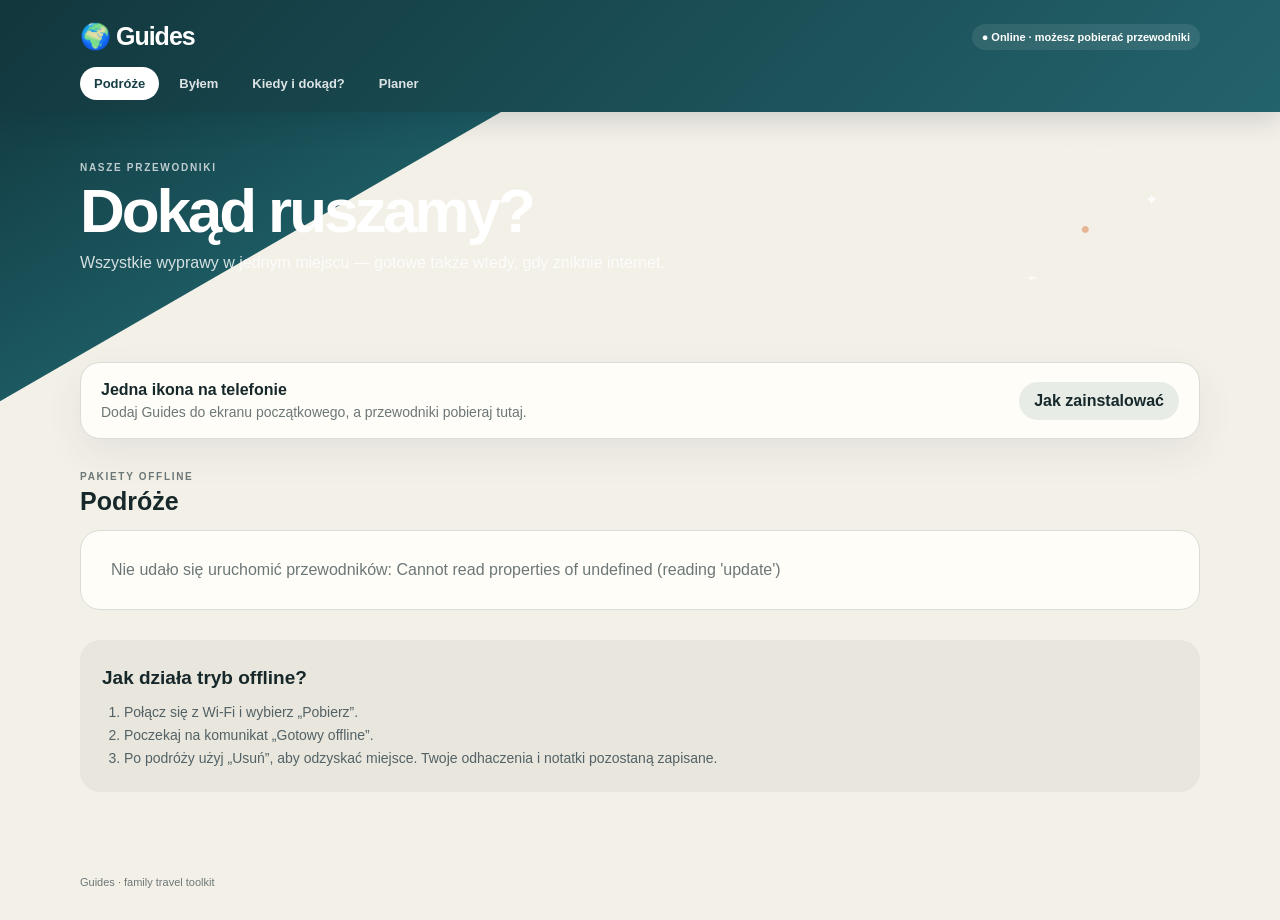
<file: index.html>
<!doctype html>
<html lang="pl">
<head>
  <meta charset="utf-8">
  <meta name="viewport" content="width=device-width,initial-scale=1,viewport-fit=cover">
  <meta name="theme-color" content="#173f45">
  <meta name="apple-mobile-web-app-capable" content="yes">
  <meta name="apple-mobile-web-app-status-bar-style" content="black-translucent">
  <meta name="apple-mobile-web-app-title" content="Guides">
  <title>Guides · podróże i Twój świat</title>
  <link rel="manifest" href="./manifest.webmanifest">
  <link rel="apple-touch-icon" href="./tools/kiedy-i-dokad/icon-192.png">
  <link rel="stylesheet" href="./styles.css">
</head>
<body>
  <header class="app-header">
    <div class="wrap header-row">
      <button class="brand" type="button" data-view-target="trips" aria-label="Guides — strona główna"><span aria-hidden="true">🌍</span> Guides</button>
      <div class="connection" id="connectionStatus" role="status">Sprawdzam połączenie…</div>
    </div>
    <nav class="wrap app-tabs" aria-label="Główne sekcje">
      <button class="app-tab is-active" type="button" data-view-target="trips" aria-pressed="true">Podróże</button>
      <button class="app-tab" type="button" data-view-target="been" aria-pressed="false">Byłem</button>
      <a class="app-tab" href="./tools/kiedy-i-dokad/">Kiedy i dokąd?</a>
      <a class="app-tab" href="./tools/planer/">Planer</a>
    </nav>
  </header>

  <main>
    <section class="app-view" data-view="trips">
      <div class="wrap trips-intro">
        <div><div class="eyebrow">NASZE PRZEWODNIKI</div><h1>Dokąd ruszamy?</h1><p>Wszystkie wyprawy w jednym miejscu — gotowe także wtedy, gdy zniknie internet.</p></div>
        <div class="hero-orbit" aria-hidden="true"><span>✦</span><span>⌁</span><span>●</span></div>
      </div>
      <div class="wrap trips-content">
        <section class="install-panel" id="installPanel">
          <div><strong>Jedna ikona na telefonie</strong><p>Dodaj Guides do ekranu początkowego, a przewodniki pobieraj tutaj.</p></div>
          <button class="pill-button" id="installButton" type="button">Jak zainstalować</button>
        </section>
        <div class="section-heading"><div><div class="eyebrow dark">PAKIETY OFFLINE</div><h2>Podróże</h2></div><div class="storage" id="storageStatus"></div></div>
        <div class="guide-grid" id="guideGrid" aria-live="polite"><div class="loading-card">Wczytuję przewodniki…</div></div>
        <section class="help"><h2>Jak działa tryb offline?</h2><ol><li>Połącz się z Wi‑Fi i wybierz „Pobierz”.</li><li>Poczekaj na komunikat „Gotowy offline”.</li><li>Po podróży użyj „Usuń”, aby odzyskać miejsce. Twoje odhaczenia i notatki pozostaną zapisane.</li></ol></section>
      </div>
    </section>

    <section class="app-view" data-view="been" hidden>
      <div class="wrap been-heading">
        <div><div class="eyebrow dark">PASZPORT PODRÓŻNIKA</div><h1>Twój świat</h1><p>Kraje, wspomnienia i następne małe cele.</p></div>
        <div class="been-tools"><button class="icon-button" id="exportBeen" type="button" title="Eksportuj kopię danych" aria-label="Eksportuj kopię danych">⇧</button><button class="icon-button" id="importBeen" type="button" title="Importuj kopię danych" aria-label="Importuj kopię danych">⇩</button><input id="importBeenFile" type="file" accept="application/json" hidden></div>
      </div>
      <div class="wrap stats-grid" id="beenStats" aria-live="polite"></div>
      <div class="wrap scope-row">
        <div class="scope-buttons" id="scopeButtons" aria-label="Zakres mapy"></div>
        <label class="country-search"><span aria-hidden="true">⌕</span><input id="countrySearch" type="search" placeholder="Znajdź kraj" autocomplete="off" aria-label="Znajdź kraj"><span class="search-count" id="searchCount"></span></label>
      </div>
      <div class="wrap search-results" id="searchResults" hidden></div>
      <div class="wrap globe-layout">
        <section class="globe-card">
          <div class="globe-toolbar"><span>Przeciągnij · dotknij kraju · powiększ</span><div class="globe-actions"><button class="map-button" id="zoomOut" type="button" aria-label="Pomniejsz globus">−</button><button class="map-button" id="zoomIn" type="button" aria-label="Powiększ globus">＋</button><button class="map-button" id="zoomReset" type="button" aria-label="Przywróć widok całego świata">◎</button><button id="spinToggle" class="small-button" type="button">Ⅱ Obrót</button></div></div>
          <div class="globe-wrap"><svg id="worldGlobe" role="img" aria-label="Interaktywny globus z odwiedzonymi krajami"></svg><div class="map-loading" id="mapLoading">Ładuję mapę…</div></div>
          <div class="map-legend"><span><i></i> do odkrycia</span><span><i class="visited"></i> odwiedzone</span><span><i class="selected"></i> wybrane</span></div>
        </section>
        <aside class="country-panel" id="countryPanel"><div class="country-empty"><span>◎</span><h2>Wybierz kraj</h2><p>Dotknij go na globusie albo znajdź po nazwie.</p></div></aside>
      </div>
      <section class="wrap passport-strip" id="passportStrip"></section>
      <section class="wrap challenges-section">
        <div class="section-heading"><div><div class="eyebrow dark">MAŁE CELE, WIELKIE WYPRAWY</div><h2>Wyzwania</h2></div><button class="pill-button dark" id="openChallengeBuilder" type="button">＋ Stwórz własne</button></div>
        <div class="challenge-grid" id="challengeGrid"></div>
      </section>
      <section class="wrap privacy-note"><span aria-hidden="true">◉</span><div><strong>To jest Twój prywatny paszport</strong><p>Zaznaczenia są zapisywane wyłącznie w tej przeglądarce. Eksportuj kopię, jeśli zmieniasz telefon lub usuwasz dane aplikacji.</p></div></section>
    </section>
  </main>

  <dialog id="installDialog"><button class="dialog-close" data-dialog-close type="button" aria-label="Zamknij">×</button><h2>Dodaj Guides do iPhone’a</h2><ol><li>Otwórz tę stronę w Safari.</li><li>Dotknij przycisku Udostępnij <span aria-hidden="true">□↑</span>.</li><li>Wybierz „Dodaj do ekranu początkowego”.</li><li>Potwierdź przyciskiem „Dodaj”.</li></ol><p>Na ekranie telefonu pojawi się tylko jedna ikona: Guides.</p></dialog>
  <dialog id="visitDialog" class="form-dialog"><button class="dialog-close" data-dialog-close type="button" aria-label="Zamknij">×</button><div class="eyebrow dark">NOWA WIZYTA</div><h2 id="visitDialogTitle">Dodaj rok</h2><form id="visitForm"><label>Rok wizyty<input id="visitYear" name="year" type="number" min="1900" max="2100" required></label><div class="dialog-actions"><button class="pill-button ghost" data-dialog-close type="button">Anuluj</button><button class="pill-button dark" type="submit">Zapisz</button></div></form></dialog>
  <dialog id="challengeDialog" class="form-dialog challenge-dialog"><button class="dialog-close" data-dialog-close type="button" aria-label="Zamknij">×</button><div class="eyebrow dark">KREATOR WYZWANIA</div><h2>Co chcesz odkryć?</h2><p class="dialog-lead">Wybierz gotowy pomysł i dopasuj nazwę. Kraje uzupełnimy automatycznie.</p><div class="challenge-ideas" id="challengeIdeas"></div><form id="challengeForm"><input type="hidden" id="challengeTemplate" name="template"><label>Nazwa wyzwania<input id="challengeName" name="name" maxlength="55" required placeholder="np. Nasza północna piątka"></label><div class="dialog-actions"><button class="pill-button ghost" data-dialog-close type="button">Anuluj</button><button class="pill-button dark" type="submit">Dodaj wyzwanie</button></div></form></dialog>
  <div class="toast" id="toast" role="status" aria-live="polite"></div>
  <footer class="wrap">Guides · family travel toolkit</footer>
  <script src="./assets/vendor/d3.min.js"></script>
  <script src="./assets/vendor/topojson-client.min.js"></script>
  <script src="./been-data.js"></script>
  <script src="./app.js" defer></script>
</body>
</html>
</file>
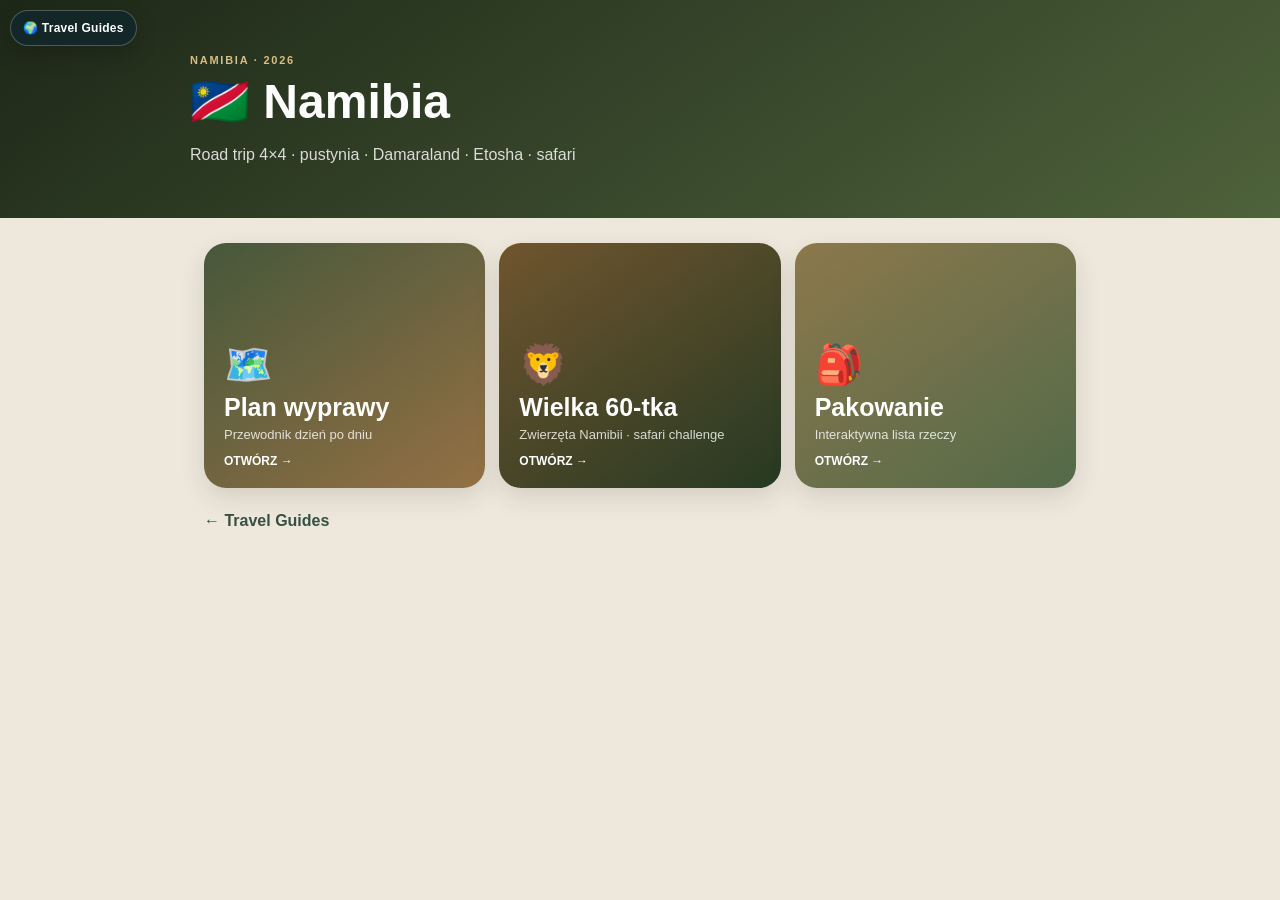
<file: namibia/index.html>
<!doctype html>
<html lang="pl">
<head>
<meta charset="utf-8"><meta name="viewport" content="width=device-width,initial-scale=1,viewport-fit=cover">
<meta name="theme-color" content="#222B1D"><title>Namibia 2026</title>
<link rel="stylesheet" href="../shared/common.css">
<style>
:root{--bg:#eee8dc;--green:#222b1d;--muted:#6e7368}*{box-sizing:border-box}
body{margin:0;background:var(--bg);color:#172016;font-family:-apple-system,BlinkMacSystemFont,"Segoe UI",Arial,sans-serif}
header{background:linear-gradient(145deg,#1d2818,#4e623b);color:white;padding:54px 20px 38px}.wrap{max-width:900px;margin:auto}
.eyebrow{font-size:11px;font-weight:800;letter-spacing:.16em;color:#d9bd87}h1{font-size:48px;margin:8px 0}header p{opacity:.82}
main{max-width:900px;margin:auto;padding:25px 14px 55px}.grid{display:grid;grid-template-columns:repeat(3,1fr);gap:14px}
.card{min-height:245px;border-radius:22px;padding:20px;text-decoration:none;color:white;display:flex;flex-direction:column;justify-content:flex-end;box-shadow:0 10px 25px #222b1d20}
.plan{background:linear-gradient(145deg,#46583b,#947044)}.animals{background:linear-gradient(145deg,#70552e,#263922)}.packing{background:linear-gradient(145deg,#8c784c,#536a49)}
.emoji{font-size:39px}h2{margin:5px 0;font-size:25px}.meta{font-size:13px;opacity:.8}.button{margin-top:12px;font-size:12px;font-weight:800}
.back{margin-top:24px;display:inline-block;color:#365044;text-decoration:none;font-weight:700}
@media(max-width:700px){.grid{grid-template-columns:1fr}.card{min-height:190px}}
</style></head>
<body>
<a class="travel-guides-home" href="../" aria-label="Wróć do ekranu Travel Guides">🌍 Travel Guides</a>
<header><div class="wrap"><div class="eyebrow">NAMIBIA · 2026</div><h1>🇳🇦 Namibia</h1><p>Road trip 4×4 · pustynia · Damaraland · Etosha · safari</p></div></header>
<main><div class="grid">
<a href="./plan/" class="card plan"><div class="emoji">🗺️</div><h2>Plan wyprawy</h2><div class="meta">Przewodnik dzień po dniu</div><div class="button">OTWÓRZ →</div></a>
<a href="./animals/" class="card animals"><div class="emoji">🦁</div><h2>Wielka 60-tka</h2><div class="meta">Zwierzęta Namibii · safari challenge</div><div class="button">OTWÓRZ →</div></a>
<a href="./packing/" class="card packing"><div class="emoji">🎒</div><h2>Pakowanie</h2><div class="meta">Interaktywna lista rzeczy</div><div class="button">OTWÓRZ →</div></a>
</div><a class="back" href="../">← Travel Guides</a></main>
</body></html>
</file>
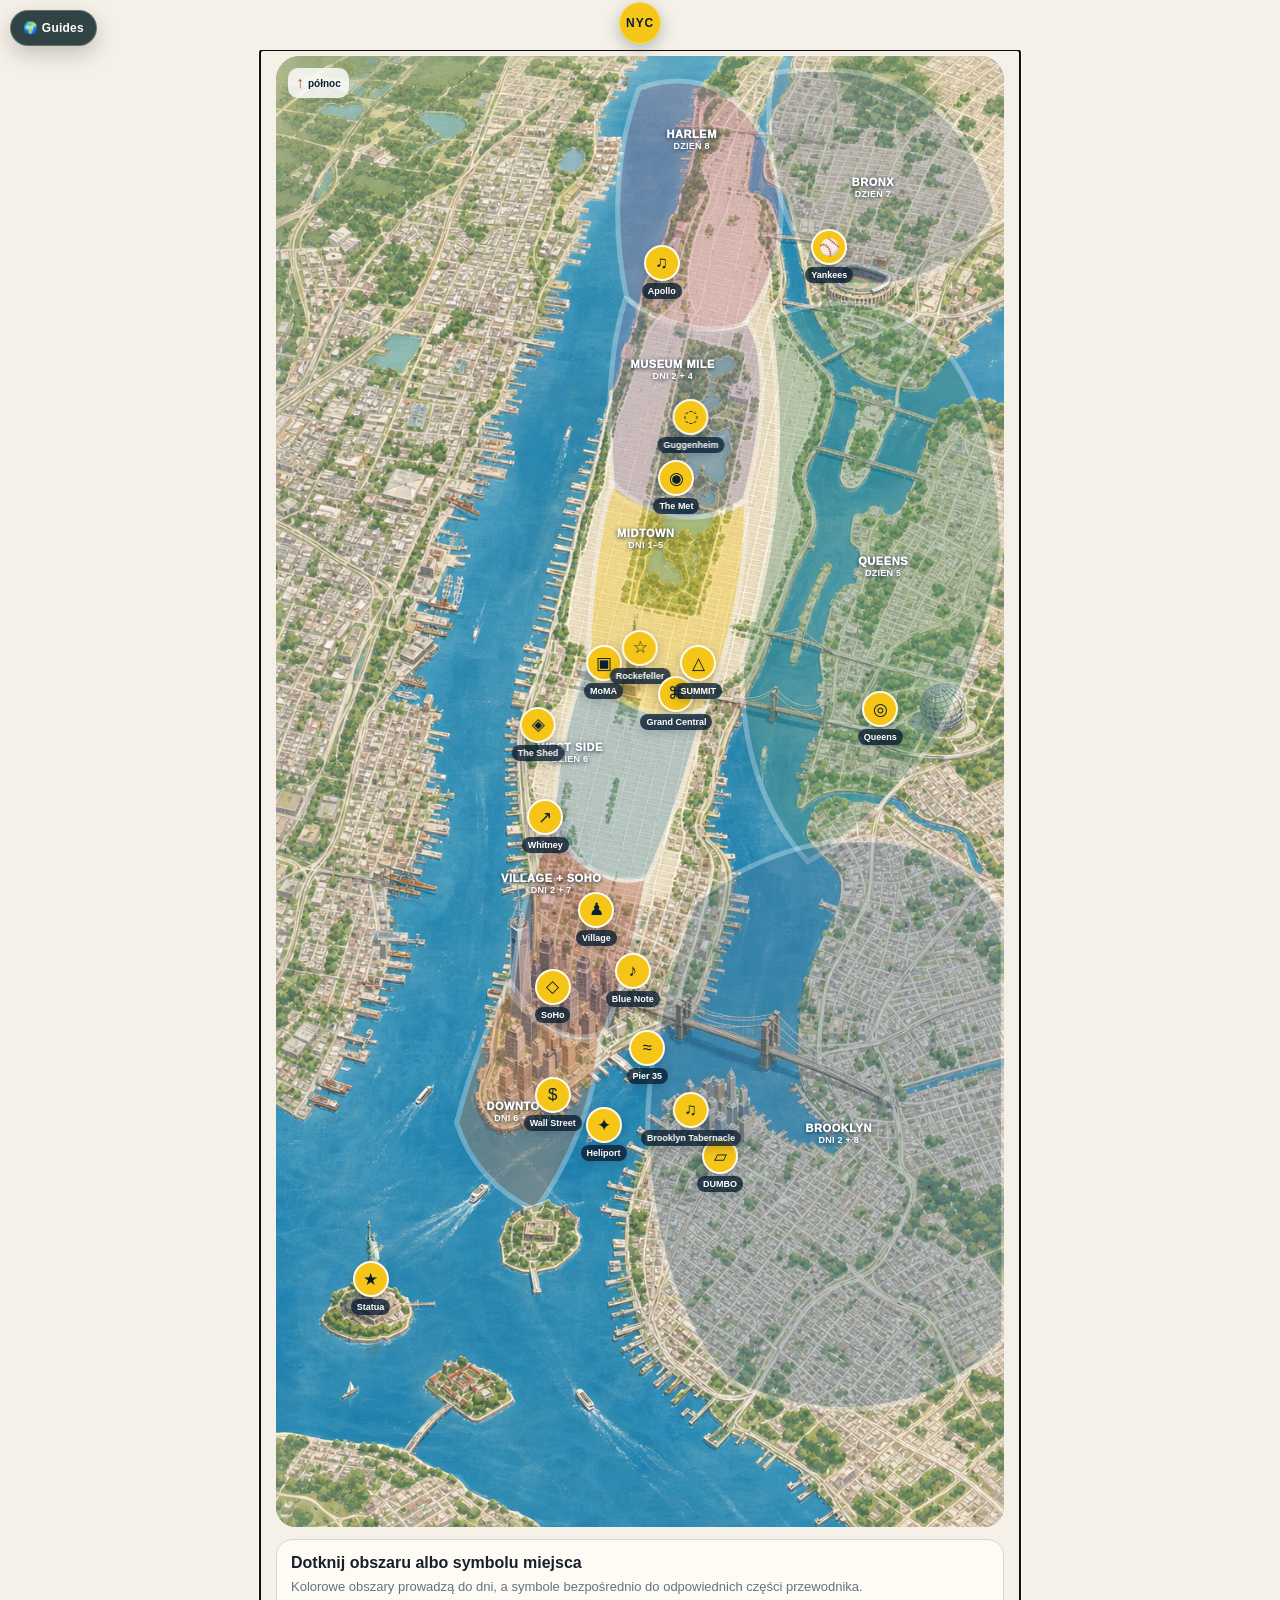
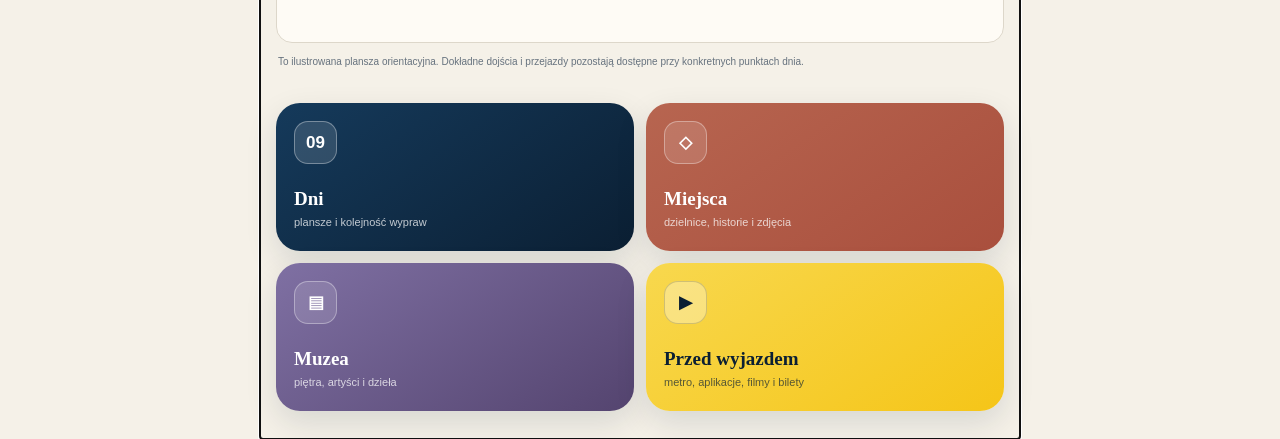
<file: nyc/index.html>
<!doctype html>
<html lang="pl">
<head>
  <meta charset="utf-8">
  <meta name="viewport" content="width=device-width, initial-scale=1, viewport-fit=cover">
  <meta name="theme-color" content="#0b1f33">
  <meta name="apple-mobile-web-app-capable" content="yes">
  <meta name="apple-mobile-web-app-status-bar-style" content="black-translucent">
  <meta name="apple-mobile-web-app-title" content="NYC 2026">
  <meta name="description" content="Nasz rodzinny, interaktywny przewodnik po Nowym Jorku · 22–30 sierpnia 2026">
  <meta property="og:type" content="website">
  <meta property="og:locale" content="pl_PL">
  <meta property="og:site_name" content="NYC 2026">
  <meta property="og:title" content="NYC 2026 · Nasz Nowy Jork">
  <meta property="og:description" content="Interaktywny plan naszej nowojorskiej wyprawy · dni, miejsca, muzea i Nowy Jork Matyldy.">
  <meta property="og:url" content="https://zecior13.github.io/nyc-2026/">
  <meta property="og:image" content="https://zecior13.github.io/nyc-2026/icons/icon-512.png?v=nyc2">
  <meta property="og:image:secure_url" content="https://zecior13.github.io/nyc-2026/icons/icon-512.png?v=nyc2">
  <meta property="og:image:type" content="image/png">
  <meta property="og:image:width" content="512">
  <meta property="og:image:height" content="512">
  <meta property="og:image:alt" content="Granatowo-żółta ikona NYC 2026 z panoramą Nowego Jorku">
  <title>NYC 2026 · Nasz Nowy Jork</title>
  <link rel="manifest" href="manifest.json?v=69">
  <link rel="apple-touch-icon" href="icons/apple-touch-icon.png?v=nyc2">
  <link rel="icon" href="icons/favicon-32.png?v=nyc2" sizes="32x32">
  <link rel="stylesheet" href="styles.css">
  <link rel="stylesheet" href="../shared/common.css">
</head>
<body>
  <a class="travel-guides-home" href="../" aria-label="Wróć do ekranu Guides">🌍 Guides</a>
  <div class="app-shell">
    <header class="topbar">
      <button class="icon-button" id="homeButton" type="button" aria-label="Wróć do mapy głównej">NYC</button>
    </header>

    <main id="app" tabindex="-1"></main>
  </div>

  <div class="sheet-backdrop" id="sheetBackdrop" hidden></div>
  <section class="sheet" id="detailSheet" aria-modal="true" role="dialog" aria-labelledby="sheetTitle" hidden>
    <div class="sheet-handle"></div>
    <button class="sheet-close" id="closeSheetButton" aria-label="Zamknij">×</button>
    <div id="sheetContent"></div>
  </section>

  <script src="data.js"></script>
  <script src="museum-data.js"></script>
  <script src="met-on-view-data.js"></script>
  <script src="museum-expanded-data.js"></script>
  <script src="museum-gosia-expansion-data.js"></script>
  <script src="museum-on-view-audit-data.js"></script>
  <script src="museum-education-data.js"></script>
  <script src="app.js"></script>
</body>
</html>
</file>
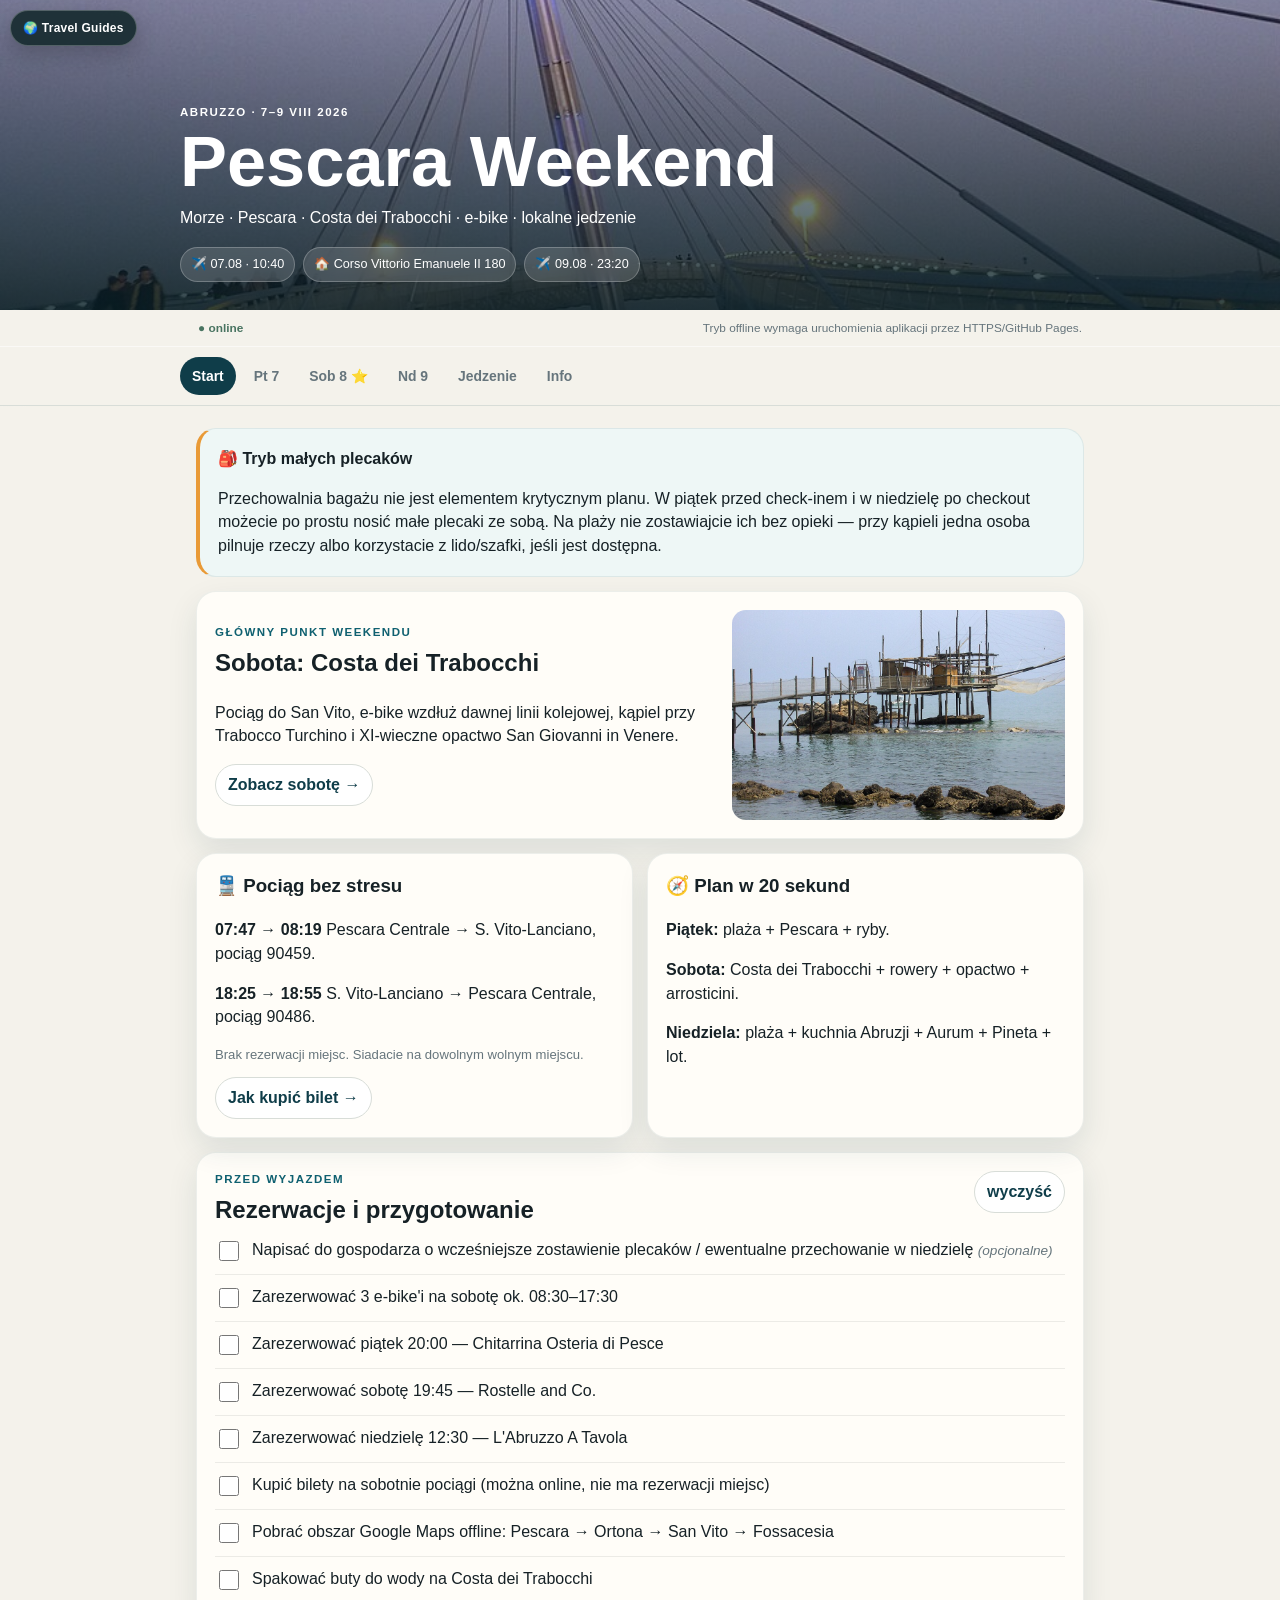
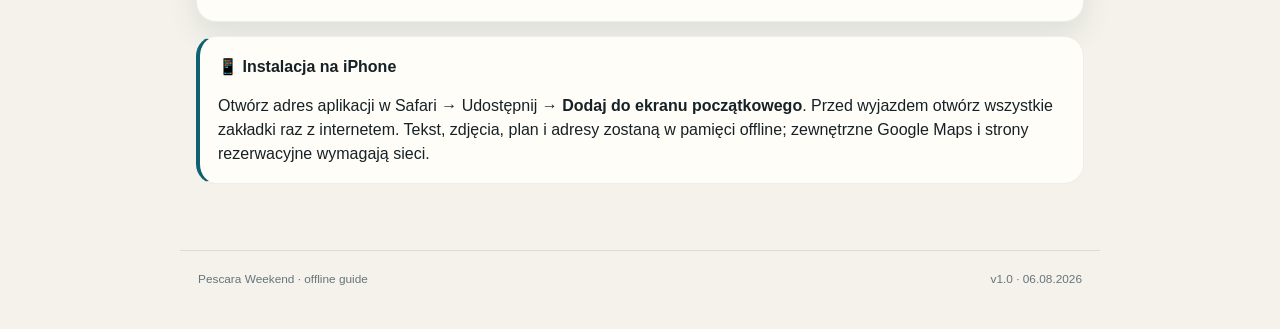
<file: pescara/index.html>
<!doctype html>
<html lang="pl">
<head>
  <meta charset="utf-8" />
  <meta name="viewport" content="width=device-width, initial-scale=1, viewport-fit=cover" />
  <meta name="theme-color" content="#0f3d49" />
  <meta name="apple-mobile-web-app-capable" content="yes" />
  <meta name="apple-mobile-web-app-status-bar-style" content="black-translucent" />
  <meta name="apple-mobile-web-app-title" content="Pescara" />
  <meta name="description" content="Offline weekend guide: Pescara & Costa dei Trabocchi, 7–9 sierpnia 2026." />
  <link rel="manifest" href="manifest.webmanifest" />
  <link rel="apple-touch-icon" href="assets/icon-192.png" />
  <link rel="stylesheet" href="styles.css" />
  <link rel="stylesheet" href="../shared/common.css" />
  <title>Pescara Weekend 2026</title>
</head>
<body>
  <a class="travel-guides-home" href="../" aria-label="Wróć do ekranu Travel Guides">🌍 Travel Guides</a>
  <header class="hero">
    <div class="hero__overlay"></div>
    <div class="hero__content">
      <div class="eyebrow">ABRUZZO · 7–9 VIII 2026</div>
      <h1>Pescara Weekend</h1>
      <p>Morze · Pescara · Costa dei Trabocchi · e-bike · lokalne jedzenie</p>
      <div class="chips">
        <span>✈️ 07.08 · 10:40</span>
        <span>🏠 Corso Vittorio Emanuele II 180</span>
        <span>✈️ 09.08 · 23:20</span>
      </div>
    </div>
  </header>

  <div class="statusbar">
    <span id="networkBadge" class="status status--ok">● online</span>
    <span id="cacheStatus">Plan działa offline po pierwszym pełnym otwarciu.</span>
  </div>

  <nav class="tabs" aria-label="Główna nawigacja">
    <button class="tab is-active" data-target="home">Start</button>
    <button class="tab" data-target="fri">Pt 7</button>
    <button class="tab" data-target="sat">Sob 8 ⭐</button>
    <button class="tab" data-target="sun">Nd 9</button>
    <button class="tab" data-target="food">Jedzenie</button>
    <button class="tab" data-target="info">Info</button>
  </nav>

  <main>
    <section id="home" class="panel is-active">
      <article class="notice notice--important">
        <strong>🎒 Tryb małych plecaków</strong>
        <p>Przechowalnia bagażu nie jest elementem krytycznym planu. W piątek przed check-inem i w niedzielę po checkout możecie po prostu nosić małe plecaki ze sobą. Na plaży nie zostawiajcie ich bez opieki — przy kąpieli jedna osoba pilnuje rzeczy albo korzystacie z lido/szafki, jeśli jest dostępna.</p>
      </article>

      <article class="card card--feature">
        <div>
          <div class="kicker">GŁÓWNY PUNKT WEEKENDU</div>
          <h2>Sobota: Costa dei Trabocchi</h2>
          <p>Pociąg do San Vito, e-bike wzdłuż dawnej linii kolejowej, kąpiel przy Trabocco Turchino i XI-wieczne opactwo San Giovanni in Venere.</p>
          <button class="ghost jump" data-target="sat">Zobacz sobotę →</button>
        </div>
        <img src="assets/trabocco.jpg" alt="Trabocco na Costa dei Trabocchi" loading="eager" />
      </article>

      <div class="grid two">
        <article class="card">
          <h3>🚆 Pociąg bez stresu</h3>
          <p><strong>07:47 → 08:19</strong> Pescara Centrale → S. Vito-Lanciano, pociąg 90459.</p>
          <p><strong>18:25 → 18:55</strong> S. Vito-Lanciano → Pescara Centrale, pociąg 90486.</p>
          <p class="small">Brak rezerwacji miejsc. Siadacie na dowolnym wolnym miejscu.</p>
          <button class="ghost jump" data-target="info">Jak kupić bilet →</button>
        </article>
        <article class="card">
          <h3>🧭 Plan w 20 sekund</h3>
          <p><b>Piątek:</b> plaża + Pescara + ryby.</p>
          <p><b>Sobota:</b> Costa dei Trabocchi + rowery + opactwo + arrosticini.</p>
          <p><b>Niedziela:</b> plaża + kuchnia Abruzji + Aurum + Pineta + lot.</p>
        </article>
      </div>

      <article class="card checklist-card">
        <div class="section-head">
          <div><div class="kicker">PRZED WYJAZDEM</div><h2>Rezerwacje i przygotowanie</h2></div>
          <button id="resetChecklist" class="tiny">wyczyść</button>
        </div>
        <label class="check"><input type="checkbox" data-key="host"> <span>Napisać do gospodarza o wcześniejsze zostawienie plecaków / ewentualne przechowanie w niedzielę <em>(opcjonalne)</em></span></label>
        <label class="check"><input type="checkbox" data-key="bikes"> <span>Zarezerwować 3 e-bike'i na sobotę ok. 08:30–17:30</span></label>
        <label class="check"><input type="checkbox" data-key="fri-dinner"> <span>Zarezerwować piątek 20:00 — Chitarrina Osteria di Pesce</span></label>
        <label class="check"><input type="checkbox" data-key="sat-dinner"> <span>Zarezerwować sobotę 19:45 — Rostelle and Co.</span></label>
        <label class="check"><input type="checkbox" data-key="sun-lunch"> <span>Zarezerwować niedzielę 12:30 — L'Abruzzo A Tavola</span></label>
        <label class="check"><input type="checkbox" data-key="train"> <span>Kupić bilety na sobotnie pociągi (można online, nie ma rezerwacji miejsc)</span></label>
        <label class="check"><input type="checkbox" data-key="maps"> <span>Pobrać obszar Google Maps offline: Pescara → Ortona → San Vito → Fossacesia</span></label>
        <label class="check"><input type="checkbox" data-key="water-shoes"> <span>Spakować buty do wody na Costa dei Trabocchi</span></label>
      </article>

      <article class="notice">
        <strong>📱 Instalacja na iPhone</strong>
        <p>Otwórz adres aplikacji w Safari → Udostępnij → <b>Dodaj do ekranu początkowego</b>. Przed wyjazdem otwórz wszystkie zakładki raz z internetem. Tekst, zdjęcia, plan i adresy zostaną w pamięci offline; zewnętrzne Google Maps i strony rezerwacyjne wymagają sieci.</p>
      </article>
    </section>

    <section id="fri" class="panel">
      <div class="day-head">
        <div><div class="kicker">PIĄTEK · 7 SIERPNIA</div><h2>Pierwsze morze + Pescara</h2></div>
        <span class="weather-note">lekko i bez pośpiechu</span>
      </div>

      <div class="timeline">
        <article class="event"><time>10:40</time><div><h3>✈️ Lądowanie — Abruzzo Airport</h3><p>Tylko bagaż podręczny, więc celem jest kurs TUA4FLY o 11:10.</p><div class="actions"><a href="https://www.tuabruzzo.it/comunicazioni/tua4fly-orari-agosto/25-1514.html" target="_blank">Rozkład TUA4FLY</a><a href="https://www.google.com/maps/dir/?api=1&origin=Aeroporto+d%27Abruzzo%2C+Pescara&destination=Pescara+Centrale&travelmode=transit" target="_blank">Mapa</a></div><aside><b>Plan B:</b> jeśli lot się spóźni i 11:10 odjedzie, bierzcie taxi — kolejny autobus jest dopiero 14:05.</aside></div></article>

        <article class="event"><time>11:10</time><div><h3>🚌 TUA4FLY → Pescara Centrale</h3><p>Bilet: <b>3 € / os.</b> · kupno w TuaGO lub kartą w autobusie. Dojazd do centrum mniej więcej 20 minut.</p><div class="actions"><a href="https://www.tuabruzzo.it/tua4fly/141.html" target="_blank">Bilet / zasady</a><a href="https://www.tuabruzzo.it/comunicazioni/tua4fly-orari-agosto/25-1514.html" target="_blank">Rozkład</a></div></div></article>

        <article class="event"><time>11:30</time><div><h3>🎒 Dworzec → apartament</h3><p>Około 8–10 min pieszo. Jeśli gospodarz nie przyjmie plecaków wcześniej, po prostu zabieracie je dalej — nie zmieniamy planu.</p><div class="actions"><a href="https://www.google.com/maps/dir/?api=1&origin=Pescara+Centrale&destination=Corso+Vittorio+Emanuele+II+180%2C+Pescara&travelmode=walking" target="_blank">Trasa pieszo</a></div><div class="address">🏠 Corso Vittorio Emanuele II 180, Pescara</div></div></article>

        <article class="event"><time>12:00</time><div><h3>🥪 Szybki lunch — Barceria delle Rose</h3><p>Panino/focaccia i coś zimnego zamiast długiego obiadu. Chodzi o to, żeby przed check-inem złapać pierwszą kąpiel.</p><div class="actions"><a href="https://sites.google.com/view/menubarceria" target="_blank">Menu</a><a href="https://www.google.com/maps/search/?api=1&query=Barceria+delle+Rose+Pescara" target="_blank">Mapa</a></div><div class="address">Corso Vittorio Emanuele II 26</div></div></article>

        <article class="event event--beach"><time>12:40<br>–14:35</time><div><h3>🏖️ Plaża #1 — Pescara Centro</h3><p>Szeroki piasek, łagodne wejście do morza, pełna infrastruktura. Na 1,5–2 h wystarczą ręczniki i bezpłatny odcinek plaży.</p><div class="actions"><a href="https://www.google.com/maps/dir/?api=1&origin=Corso+Vittorio+Emanuele+II+180%2C+Pescara&destination=Piazza+Primo+Maggio%2C+Pescara&travelmode=walking" target="_blank">Mapa na plażę</a></div><aside>🎒 Z plecakami: nie zostawiajcie ich samych na ręczniku. Przy kąpieli zmieniajcie się albo wybierzcie lido z możliwością bezpiecznego zostawienia rzeczy.</aside></div></article>

        <article class="event"><time>15:00</time><div><h3>🏠 Check-in + prysznic</h3><p>Odpoczynek do ok. 16:30.</p></div></article>

        <article class="event"><time>16:45<br>–19:45</time><div><h3>🚶 Najlepszy spacer po Pescarze</h3><p><b>Piazza Salotto → promenada → Ponte del Mare → Piazza Garibaldi / Pescara Vecchia.</b></p><div class="photo-strip"><img src="assets/ponte.jpg" alt="Ponte del Mare"></div><p><b>Ponte del Mare:</b> 466-metrowy pieszo-rowerowy most z 2009 r.; symbol współczesnej Pescary i dobry punkt na panoramę Adriatyku oraz, przy dobrej widoczności, gór Abruzji.</p><p><b>Pescara Vecchia:</b> okolice Corso Manthonè i Via delle Caserme — mała, najstarsza część miasta, najlepsza właśnie wieczorem.</p><div class="actions"><a href="https://www.google.com/maps/dir/?api=1&origin=Corso+Vittorio+Emanuele+II+180%2C+Pescara&destination=Via+delle+Caserme+54%2C+Pescara&travelmode=walking&waypoints=Piazza+della+Rinascita%2C+Pescara%7CPonte+del+Mare%2C+Pescara%7CPiazza+Garibaldi%2C+Pescara" target="_blank">Cała trasa w Maps</a><a href="https://www.comune.pescara.it/vivere-il-comune/luoghi/ponte-del-mare/" target="_blank">Ponte — info</a></div></div></article>

        <article class="event"><time>19:15</time><div><h3>🍫 Opcjonalnie: Parrozzo</h3><p>Jeśli macie ochotę, zahaczcie o okolice Piazza Garibaldi / Ritrovo del Parrozzo i kupcie lokalny deser na później.</p><div class="actions"><a href="https://www.google.com/maps/search/?api=1&query=Ritrovo+del+Parrozzo+Pescara" target="_blank">Mapa</a></div></div></article>

        <article class="event event--food"><time>20:00</time><div><h3>🐟 Kolacja — Chitarrina Osteria di Pesce</h3><p>Pescara Vecchia. Polujcie na lokalne ryby i owoce morza; jeśli mają — zapytajcie o <b>brodetto pescarese</b>. Do tego Pecorino d'Abruzzo albo Cerasuolo.</p><div class="actions"><a href="https://www.google.com/maps/search/?api=1&query=Chitarrina+Osteria+di+Pesce+Pescara" target="_blank">Mapa / telefon</a></div><div class="address">Via delle Caserme 54</div></div></article>

        <article class="event"><time>22:00+</time><div><h3>🍹 Pescara Vecchia</h3><p>Krótki wieczorny spacer i drink; potem pieszo do apartamentu.</p><div class="actions"><a href="https://www.google.com/maps/dir/?api=1&origin=Via+delle+Caserme+54%2C+Pescara&destination=Corso+Vittorio+Emanuele+II+180%2C+Pescara&travelmode=walking" target="_blank">Powrót pieszo</a></div></div></article>
      </div>
    </section>

    <section id="sat" class="panel">
      <div class="day-head">
        <div><div class="kicker">SOBOTA · 8 SIERPNIA</div><h2>⭐ Costa dei Trabocchi</h2></div>
        <span class="weather-note">najważniejszy dzień</span>
      </div>

      <article class="notice notice--important">
        <strong>🚆 Bilety na pociąg</strong>
        <p>Najwygodniej kupić wcześniej w <b>Trenitalia</b> (strona/aplikacja) albo TuaGO. Można też w kasie/automacie na stacji. Zakup u obsługi w pociągu jest awaryjny i wiąże się z dopłatą <b>+5 €</b>. <b>Nie ma numerowanych miejsc ani rezerwacji siedzeń</b> — to pociąg regionalny, siadacie tam, gdzie jest wolne.</p>
        <div class="actions"><a href="https://www.trenitalia.com/" target="_blank">Kup w Trenitalia</a><a href="https://www.tuabruzzo.it/uploads/model_13/orari/orario-ferroviario-valido-83bis-dal-02-marzo-2026.pdf" target="_blank">Oficjalny rozkład PDF</a></div>
      </article>

      <div class="timeline">
        <article class="event"><time>06:55</time><div><h3>☀️ Pobudka</h3><p>Espresso + cornetto w pobliżu apartamentu.</p></div></article>
        <article class="event"><time>07:25</time><div><h3>🚶 Wyjście na Pescara Centrale</h3><p>Macie spory margines do pociągu.</p><div class="actions"><a href="https://www.google.com/maps/dir/?api=1&origin=Corso+Vittorio+Emanuele+II+180%2C+Pescara&destination=Pescara+Centrale&travelmode=walking" target="_blank">Mapa</a></div></div></article>

        <article class="event event--transport"><time>07:47<br>→08:19</time><div><h3>🚆 Regionale 90459</h3><p><b>Pescara Centrale → S. Vito-Lanciano</b> · ok. 32 min.</p><p class="small">Sprawdźcie kurs jeszcze wieczorem w piątek i rano w sobotę w Trenitalia/TUA — rozkład jest planowy, a operacyjne zmiany są możliwe.</p><div class="actions"><a href="https://www.trenitalia.com/" target="_blank">Trenitalia</a><a href="https://www.tuabruzzo.it/uploads/model_13/orari/orario-ferroviario-valido-83bis-dal-02-marzo-2026.pdf" target="_blank">Rozkład TUA</a></div></div></article>

        <article class="event"><time>08:30<br>–08:45</time><div><h3>🚲 Odbiór e-bike'ów — San Vito Marina</h3><p><b>Wariant 1:</b> Seaside Escape Bike Rental — łatwa rezerwacja online; e-bike full day ok. 40 €, kask i zapięcie w cenie. <b>Wariant 2:</b> La Pergamena — lokalny punkt wymieniany przez gminę przy wydarzeniach na Via Verde.</p><div class="actions"><a href="https://www.seasideescapebikerental.com/" target="_blank">Seaside Escape</a><a href="https://www.google.com/maps/search/?api=1&query=La+Pergamena+Via+Feltrino+32+San+Vito+Chietino" target="_blank">La Pergamena — mapa</a><a href="https://www.google.com/maps/dir/?api=1&origin=Stazione+S.Vito-Lanciano&destination=Via+Feltrino+32%2C+San+Vito+Chietino&travelmode=walking" target="_blank">Stacja → wypożyczalnia</a></div><aside>Rezerwujcie e-bike'i. Sama Via Verde jest łatwa, ale elektryk bardzo pomaga przy podjeździe do opactwa.</aside></div></article>

        <article class="event"><time>08:45<br>–09:10</time><div><h3>🚲 Via Verde → Trabocco Turchino</h3><p>Jedziecie na południe po trasie dawnej linii kolejowej. Morze, tunele, zatoczki i kolejne trabocchi.</p><div class="photo-strip"><img src="assets/trabocco.jpg" alt="Trabocco na wybrzeżu Abruzji"></div><p><b>Trabocco:</b> historyczna drewniana platforma rybacka na palach, z długimi ramionami służącymi do opuszczania sieci.</p><div class="actions"><a href="https://www.google.com/maps/dir/?api=1&origin=Via+Feltrino+32%2C+San+Vito+Chietino&destination=Trabocco+Turchino%2C+San+Vito+Chietino&travelmode=bicycling" target="_blank">Mapa</a></div></div></article>

        <article class="event event--beach"><time>09:10<br>–11:00</time><div><h3>🏖️ Plaża #2 — Calata Turchino</h3><p>Mała, kamienisto-żwirowa zatoczka i bardziej „dzikie” wybrzeże niż miejska Pescara. To dobry moment na pierwszą dłuższą kąpiel.</p><aside>👟 Buty do wody mocno wskazane.</aside></div></article>

        <article class="event"><time>11:00<br>–12:15</time><div><h3>🚲 Via Verde na południe → Fossacesia Marina</h3><p>Bez ścigania. Zatrzymujcie się przy trabocchi, punktach widokowych i zejściach nad wodę.</p><div class="actions"><a href="https://www.google.com/maps/dir/?api=1&origin=Trabocco+Turchino%2C+San+Vito+Chietino&destination=Fossacesia+Marina&travelmode=bicycling" target="_blank">Mapa odcinka</a></div></div></article>

        <article class="event event--food"><time>12:15<br>–13:00</time><div><h3>🥗 Lekki lunch — Fossacesia Marina</h3><p>Nie robimy długiego obiadu na restauracyjnym trabocco. Coś lekkiego przy morzu, zimny napój i ruszacie do opactwa.</p><div class="actions"><a href="https://www.google.com/maps/search/?api=1&query=Zona+le+Bistrot+Fossacesia+Marina" target="_blank">Zona le Bistrot — mapa</a></div></div></article>

        <article class="event event--highlight"><time>13:00<br>–14:15</time><div><h3>⛪ Abbazia di San Giovanni in Venere</h3><div class="photo-strip"><img src="assets/abbazia.jpg" alt="Abbazia di San Giovanni in Venere"></div><p>Benedyktyńskie opactwo wysoko nad Adriatykiem. Początki średniowiecznego kompleksu wiązane są z ok. 1015 r. Największy bonus: widok z góry na Costa dei Trabocchi.</p><p><b>Godziny w sezonie:</b> sobota 08:30–20:00 · rezerwacja nie jest wymagana.</p><div class="actions"><a href="https://www.google.com/maps/dir/?api=1&origin=Fossacesia+Marina&destination=Abbazia+di+San+Giovanni+in+Venere%2C+Fossacesia&travelmode=bicycling" target="_blank">Podjazd — mapa</a><a href="https://cultura.gov.it/luogo/abbazia-di-san-giovanni-in-venere" target="_blank">Oficjalna strona</a></div></div></article>

        <article class="event"><time>14:15<br>–16:15</time><div><h3>🚲 Powrót Via Verde na północ</h3><p>Wracacie do San Vito. Google Maps traktujcie orientacyjnie — na miejscu trzymajcie się oznaczeń <b>Via Verde dei Trabocchi</b>.</p><div class="actions"><a href="https://www.google.com/maps/dir/?api=1&origin=Abbazia+di+San+Giovanni+in+Venere%2C+Fossacesia&destination=San+Vito+Marina&travelmode=bicycling" target="_blank">Mapa powrotu</a></div></div></article>

        <article class="event event--beach"><time>16:15<br>–17:15</time><div><h3>🏖️ Ostatnia kąpiel</h3><p>Wybierzcie zatoczkę po drodze, zamiast wracać koniecznie na tę samą plażę.</p></div></article>

        <article class="event"><time>17:30</time><div><h3>🚲 Oddanie rowerów</h3><p>Potem spokojnie na stację.</p></div></article>

        <article class="event event--transport"><time>18:25<br>→18:55</time><div><h3>🚆 Regionale 90486</h3><p><b>S. Vito-Lanciano → Pescara Centrale</b> · ok. 30 min.</p><div class="actions"><a href="https://www.trenitalia.com/" target="_blank">Sprawdź kurs</a></div></div></article>

        <article class="event"><time>19:00<br>–19:30</time><div><h3>🛍️ Mercatino Pescara</h3><p>Dokładnie na Waszym Corso: antyki, vintage, rękodzieło i produkty lokalne. Oficjalnie <b>17:00–23:00</b> między Via Genova a Corso Umberto I.</p><div class="actions"><a href="https://www.comune.pescara.it/vivere-il-comune/eventi/il-calendario-degli-eventi-estivi-a-pescara-per-valorizzare-commercio-e-artigianato/" target="_blank">Oficjalny program</a><a href="https://www.google.com/maps/search/?api=1&query=Corso+Vittorio+Emanuele+II+Pescara" target="_blank">Mapa</a></div></div></article>

        <article class="event event--food"><time>19:45<br>–21:15</time><div><h3>🐑 Arrosticini — Rostelle and Co.</h3><p>Wieczór na najbardziej charakterystyczne abruzyjskie szaszłyki z mięsa owczego, pieczone tradycyjnie na wąskiej <i>fornacella</i>.</p><div class="photo-strip"><img src="assets/arrosticini.jpg" alt="Arrosticini"></div><div class="actions"><a href="https://rostelle.it/" target="_blank">Strona / rezerwacja</a><a href="https://www.google.com/maps/search/?api=1&query=Rostelle+and+Co+Via+Leopoldo+Muzii+67+Pescara" target="_blank">Mapa</a></div><div class="address">Via Leopoldo Muzii 67</div></div></article>

        <article class="event"><time>21:30<br>–23:00</time><div><h3>🌙 Mercatino + centrum</h3><p>Druga runda targu i spokojny wieczór prawie pod apartamentem.</p></div></article>
      </div>
    </section>

    <section id="sun" class="panel">
      <div class="day-head">
        <div><div class="kicker">NIEDZIELA · 9 SIERPNIA</div><h2>Pescara + kuchnia Abruzji</h2></div>
        <span class="weather-note">lot 23:20</span>
      </div>

      <article class="notice">
        <strong>🎒 Checkout</strong>
        <p>W planie przyjęty jest <b>checkout o 10:00</b> — do potwierdzenia z gospodarzem. Ponieważ macie tylko małe plecaki, nie potrzebujecie przechowalni: możecie zabrać je ze sobą przez resztę dnia. Jeśli gospodarz pozwoli zostawić je w apartamencie, traktujcie to tylko jako wygodny bonus.</p>
      </article>

      <div class="timeline">
        <article class="event"><time>07:45</time><div><h3>☕ Śniadanie</h3><p>Krótko, po włosku — kawa i coś słodkiego.</p></div></article>
        <article class="event event--beach"><time>08:30<br>–09:40</time><div><h3>🏖️ Plaża #3 — Pescara</h3><p>Ostatnia szybka kąpiel. Po sobotnim wybrzeżu nie ma sensu tracić czasu na dodatkowe transfery.</p><div class="actions"><a href="https://www.google.com/maps/dir/?api=1&origin=Corso+Vittorio+Emanuele+II+180%2C+Pescara&destination=Piazza+Primo+Maggio%2C+Pescara&travelmode=walking" target="_blank">Mapa</a></div></div></article>
        <article class="event"><time>10:00</time><div><h3>🏠 Checkout</h3><p>Plecaki na plecy i dalej. Jeśli gospodarz je przechowa — odbierzecie je ok. 20:45.</p></div></article>
        <article class="event"><time>10:30<br>–12:00</time><div><h3>☕ Centrum / kawa / leniwy spacer</h3><p>Bez dokładania muzeów „dla samego zaliczenia”. Zostawcie sobie spokojniejszy rytm przed obiadem.</p></div></article>

        <article class="event event--food"><time>12:30<br>–14:00</time><div><h3>🍝 L'Abruzzo A Tavola</h3><p>Najbardziej regionalny obiad weekendu. Polujcie na <b>pallotte cacio e ova</b>, <b>maccheroni/spaghetti alla chitarra</b> i lokalne mięsa/sosy. Do tego Montepulciano d'Abruzzo.</p><div class="actions"><a href="https://www.facebook.com/labruzzoatavola/?locale=it_IT" target="_blank">Strona</a><a href="https://www.google.com/maps/search/?api=1&query=L%27Abruzzo+A+Tavola+Viale+Gabriele+D%27Annunzio+41+Pescara" target="_blank">Mapa</a></div><div class="address">Viale Gabriele D'Annunzio 41</div></div></article>

        <article class="event"><time>14:00<br>–15:30</time><div><h3>🚶 Spacer na południe</h3><p>Powoli w stronę Aurum i Pineta Dannunziana. Jeśli jest bardzo gorąco, zatrzymajcie się na granitę i skróćcie spacer.</p></div></article>

        <article class="event event--highlight"><time>16:00<br>–16:45</time><div><h3>🏛️ Aurum</h3><p>Dawny kompleks związany z produkcją lokalnego likieru Aurum, dziś centrum kultury. Latem: <b>09:00–13:00 i 16:00–19:30</b>, wstęp bezpłatny.</p><div class="actions"><a href="https://www.comune.pescara.it/approfondimenti/aurum/" target="_blank">Oficjalne info</a><a href="https://www.google.com/maps/dir/?api=1&origin=Viale+Gabriele+D%27Annunzio+41%2C+Pescara&destination=Aurum%2C+Largo+Gardone+Riviera%2C+Pescara&travelmode=walking" target="_blank">Mapa</a></div></div></article>

        <article class="event"><time>16:45<br>–18:00</time><div><h3>🌳 Pineta Dannunziana</h3><p>Fragment dawnego nadmorskiego lasu piniowego — zielony kontrast dla współczesnej Pescary. 45–60 min wystarczy.</p><div class="actions"><a href="https://www.comune.pescara.it/vivere-il-comune/luoghi/riserva-naturale-pineta-dannunziana/" target="_blank">Oficjalne info</a><a href="https://www.google.com/maps/dir/?api=1&origin=Aurum%2C+Largo+Gardone+Riviera%2C+Pescara&destination=Riserva+Naturale+Pineta+Dannunziana%2C+Pescara&travelmode=walking" target="_blank">Mapa</a></div></div></article>

        <article class="event"><time>18:00<br>–19:15</time><div><h3>🌊 Powrót nad morze + aperitivo</h3><p>Ostatni spokojny fragment weekendu nad Adriatykiem.</p></div></article>
        <article class="event"><time>19:15<br>–20:20</time><div><h3>🥪 Lekka kolacja</h3><p>Bez dużego posiłku tuż przed lotem — panino, focaccia, pizza al taglio albo coś lekkiego przy centrum.</p></div></article>
        <article class="event"><time>20:45</time><div><h3>🎒 Ewentualny odbiór plecaków</h3><p>Tylko jeśli zostawiliście je u gospodarza. W przeciwnym razie ten punkt znika.</p></div></article>
        <article class="event event--transport"><time>21:20<br>–21:25</time><div><h3>🚕 Taxi → lotnisko</h3><p>Cel: być na lotnisku ok. 21:45–21:50, czyli około 1,5 h przed lotem.</p><p class="small">Autobus nie pasuje: niedzielny TUA4FLY ma sensowny wcześniejszy kurs o 19:50, a następny 22:00 jest za późny.</p><div class="actions"><a href="https://www.google.com/maps/dir/?api=1&origin=Corso+Vittorio+Emanuele+II+180%2C+Pescara&destination=Aeroporto+d%27Abruzzo%2C+Pescara&travelmode=driving" target="_blank">Mapa do lotniska</a><a href="https://www.tuabruzzo.it/comunicazioni/tua4fly-orari-agosto/25-1514.html" target="_blank">Rozkład TUA4FLY</a></div></div></article>
        <article class="event"><time>23:20</time><div><h3>✈️ Wylot do Wrocławia</h3></div></article>
      </div>

      <article class="notice">
        <strong>🏖️ Wariant B: Francavilla al Mare</strong>
        <p>Jeśli po piątku uznacie, że w niedzielę chcecie inną piaszczystą plażę, można rano podjechać do Francavilla. Domyślnie zostajemy jednak w Pescarze, żeby nie marnować czasu na dojazdy.</p>
        <div class="actions"><a href="https://www.google.com/maps/dir/?api=1&origin=Pescara+Centrale&destination=Francavilla+al+Mare&travelmode=transit" target="_blank">Transport — mapa</a></div>
      </article>
    </section>

    <section id="food" class="panel">
      <div class="day-head"><div><div class="kicker">ABRUZZO FOOD QUEST</div><h2>6 rzeczy do spróbowania</h2></div><span class="weather-note">odhaczajcie</span></div>
      <div class="food-grid">
        <article class="food-card"><img src="assets/arrosticini.jpg" alt="Arrosticini"><div><label class="food-check"><input type="checkbox" data-food="arrosticini"> <b>1. Arrosticini</b></label><p>Małe szaszłyki z mięsa owczego, pieczone na długiej, wąskiej <i>fornacella</i>. Jeden z kulinarnych symboli Abruzji.</p><span>Sobota · Rostelle and Co.</span></div></article>
        <article class="food-card"><img src="assets/chitarra.png" alt="Makaron alla chitarra"><div><label class="food-check"><input type="checkbox" data-food="chitarra"> <b>2. Pasta alla chitarra</b></label><p>Jajeczny makaron cięty na metalowych strunach specjalnej „gitary”; nitki są kwadratowe i bardziej sprężyste niż spaghetti.</p><span>Niedziela · L'Abruzzo A Tavola</span></div></article>
        <article class="food-card"><img src="assets/pallotte.jpg" alt="Pallotte cacio e ova"><div><label class="food-check"><input type="checkbox" data-food="pallotte"> <b>3. Pallotte cacio e ova</b></label><p>Kulki z sera, jaj i pieczywa, zwykle smażone, a potem duszone w pomidorach. Klasyczna abruzyjska <i>cucina povera</i>.</p><span>Niedziela · L'Abruzzo A Tavola</span></div></article>
        <article class="food-card"><img src="assets/parrozzo.jpg" alt="Parrozzo"><div><label class="food-check"><input type="checkbox" data-food="parrozzo"> <b>4. Parrozzo</b></label><p>Pescarski deser: półkuliste ciasto migdałowe pod czekoladową polewą, silnie związane z miastem i Gabrielem D'Annunzio.</p><span>Piątek · okolice Ritrovo del Parrozzo</span></div></article>
        <article class="food-card"><img src="assets/brodetto.jpg" alt="Brodetto rybne"><div><label class="food-check"><input type="checkbox" data-food="brodetto"> <b>5. Brodetto</b></label><p>Adriatycki gulasz/zupa rybna. Każdy odcinek wybrzeża ma własną odmianę — w Pescarze pytajcie konkretnie o <b>brodetto pescarese</b>.</p><span>Zdjęcie pokazuje wariant <i>alla vastese</i> — inną abruzyjską odmianę.</span></div></article>
        <article class="food-card food-card--text"><div class="wine">🍷</div><div><label class="food-check"><input type="checkbox" data-food="drinks"> <b>6. Lokalne kieliszki</b></label><p><b>Cerasuolo d'Abruzzo</b> — wyraziste rosato · <b>Pecorino</b> — białe · <b>Montepulciano d'Abruzzo</b> — czerwone · <b>genziana</b> — gorzki digestivo.</p></div></article>
      </div>
    </section>

    <section id="info" class="panel">
      <div class="day-head"><div><div class="kicker">TRANSPORT · OFFLINE · PLAN B</div><h2>Praktyczne info</h2></div></div>

      <article class="card">
        <h2>🚆 Jak kupić bilet Pescara ↔ San Vito?</h2>
        <ol class="steps">
          <li><b>Najprościej online:</b> strona lub aplikacja Trenitalia; alternatywnie TuaGO.</li>
          <li><b>Na stacji:</b> kasa lub automat samoobsługowy.</li>
          <li><b>W pociągu:</b> możliwe awaryjnie, ale TUA przewiduje dopłatę <b>+5 €</b>.</li>
          <li><b>Miejsca:</b> to pociągi regionalne bez rezerwacji miejsc. Wchodzicie i siadacie tam, gdzie jest wolne.</li>
          <li><b>Walidacja:</b> papierowy bilet skasuj przed wejściem; w TuaGO aktywuj przed wejściem. Przy bilecie cyfrowym kupionym w Trenitalia kierujcie się statusem biletu w aplikacji.</li>
        </ol>
        <div class="actions"><a href="https://www.trenitalia.com/" target="_blank">Trenitalia</a><a href="https://www.tuabruzzo.it/faq-page/5.html" target="_blank">TUA FAQ</a><a href="https://www.tuabruzzo.it/biglietti-ferrovia/139.html" target="_blank">TUA — bilety kolejowe</a></div>
      </article>

      <article class="card">
        <h2>🚌 TUA4FLY</h2>
        <p><b>Piątek:</b> lotnisko 11:10 → centrum. Jeśli nie zdążycie: taxi.</p>
        <p><b>Niedziela:</b> autobus nie pasuje do lotu 23:20 — wybieramy taxi ok. 21:20–21:25.</p>
        <p><b>Bilet:</b> 3 €; TuaGO lub płatność kartą na pokładzie. TUA ostrzega, że rozkład nie jest przesuwany pod opóźnione loty.</p>
        <div class="actions"><a href="https://www.tuabruzzo.it/comunicazioni/tua4fly-orari-agosto/25-1514.html" target="_blank">Sierpień 2026</a><a href="https://www.tuabruzzo.it/tua4fly/141.html" target="_blank">Bilety</a></div>
      </article>

      <article class="card">
        <h2>🌧️ Gdyby pogoda się zepsuła</h2>
        <h3>Museo delle Genti d'Abruzzo</h3>
        <p>Najlepszy regionalny backup: historia i kultura mieszkańców Abruzji, a nie ogólne muzeum miejskie.</p>
        <p><b>Wasz weekend:</b> piątek 10:00–14:00 · sobota 17:30–21:30 · niedziela zamknięte.</p>
        <div class="actions"><a href="https://www.gentidabruzzo.com/tariffe-e-informazioni/" target="_blank">Godziny / bilety</a><a href="https://www.google.com/maps/search/?api=1&query=Museo+delle+Genti+d%27Abruzzo+Pescara" target="_blank">Mapa</a></div>
      </article>

      <article class="card">
        <h2>📱 Jak mieć to naprawdę offline?</h2>
        <p><b>1.</b> Aplikację opublikujcie na HTTPS (najłatwiej GitHub Pages).<br><b>2.</b> Otwórzcie ją raz w Safari przy internecie.<br><b>3.</b> Udostępnij → Dodaj do ekranu początkowego.<br><b>4.</b> Otwórzcie wszystkie zakładki raz — service worker zapisze pliki lokalnie.<br><b>5.</b> Osobno pobierzcie mapę offline w Google Maps: Pescara–Fossacesia.</p>
        <p class="small">W aplikacji offline zostaną: harmonogram, adresy, zdjęcia, numery pociągów, opisy, checklisty i linki. Zewnętrzne strony oraz aktualna nawigacja Google Maps potrzebują internetu.</p>
      </article>

      <article class="card">
        <h2>📍 Najważniejsze adresy</h2>
        <div class="addresses">
          <p><b>Apartament</b><br>Corso Vittorio Emanuele II 180, Pescara</p>
          <p><b>Chitarrina Osteria di Pesce</b><br>Via delle Caserme 54, Pescara</p>
          <p><b>Rostelle and Co.</b><br>Via Leopoldo Muzii 67, Pescara</p>
          <p><b>L'Abruzzo A Tavola</b><br>Viale Gabriele D'Annunzio 41, Pescara</p>
          <p><b>La Pergamena</b><br>Via Feltrino 32, San Vito Chietino</p>
          <p><b>Abbazia San Giovanni in Venere</b><br>Fossacesia, CH</p>
        </div>
      </article>

      <details class="card credits">
        <summary>🖼️ Zdjęcia i licencje</summary>
        <p>Aplikacja przechowuje zdjęcia lokalnie, aby były dostępne offline. Źródła: Wikimedia Commons.</p>
        <ul>
          <li><b>Ponte del Mare:</b> Gianni o O — CC BY-SA 4.0.</li>
          <li><b>Trabocco:</b> Wikimedia Commons — CC BY-SA 3.0.</li>
          <li><b>Abbazia di San Giovanni in Venere:</b> Zitumassin — Public Domain.</li>
          <li><b>Arrosticini:</b> Superchilum — CC BY 4.0.</li>
          <li><b>Pallotte cacio e ova:</b> Bultro — CC BY-SA 4.0.</li>
          <li><b>Maccheroni alla chitarra:</b> Popo le Chien — CC0.</li>
          <li><b>Parrozzo:</b> Ra Boe — CC BY-SA 2.5.</li>
          <li><b>Brodetto alla vastese:</b> Jtorquy — CC BY-SA 4.0.</li>
        </ul>
      </details>
    </section>
  </main>

  <footer>
    <span>Pescara Weekend · offline guide</span>
    <span id="version">v1.0 · 06.08.2026</span>
  </footer>

  <script src="app.js" defer></script>
</body>
</html>
</file>
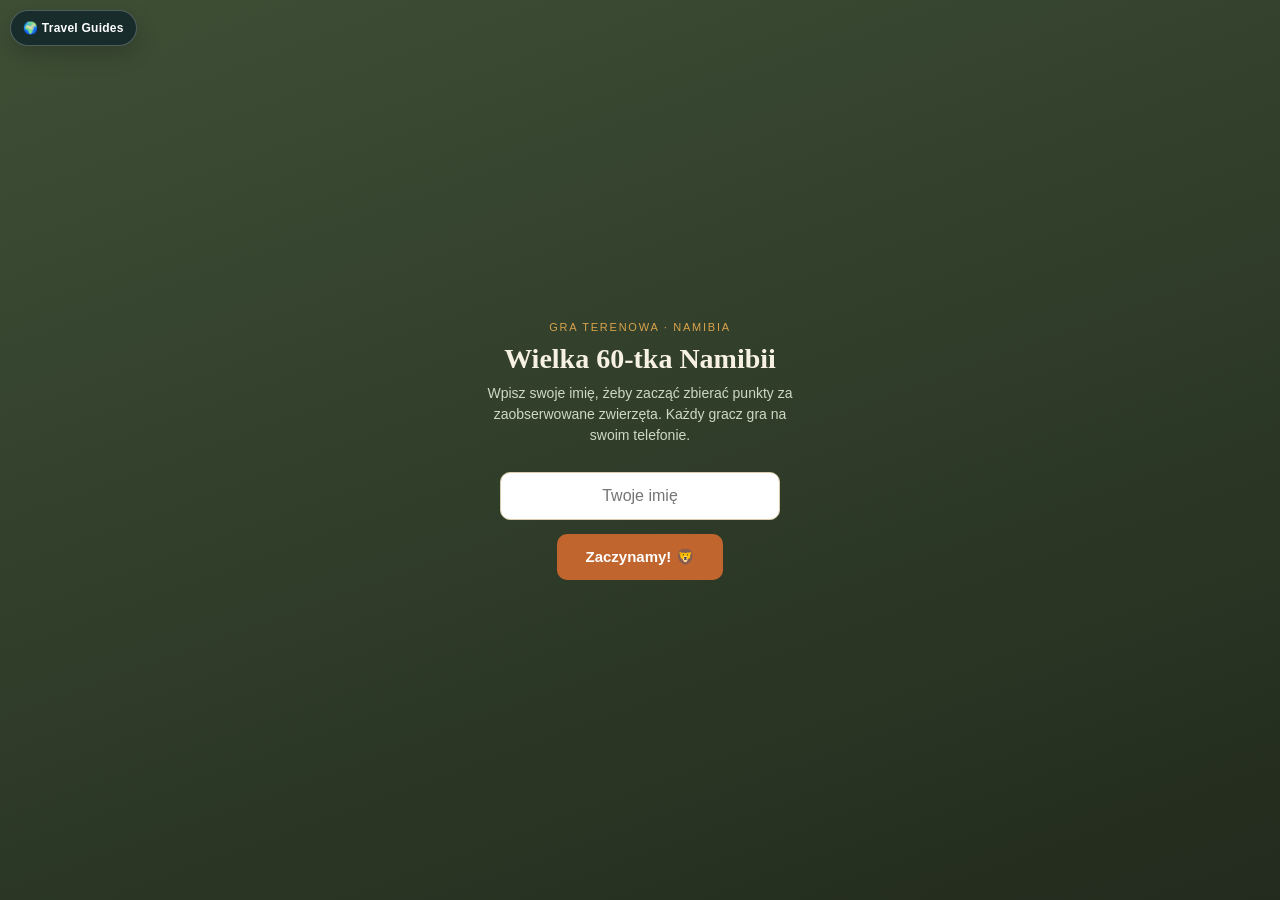
<file: namibia/animals/index.html>
<!DOCTYPE html>
<html lang="pl">
<head>
<meta charset="UTF-8">
<title>Wielka 60-tka Namibii — Gra Safari</title>
<meta name="viewport" content="width=device-width, initial-scale=1.0, viewport-fit=cover">

<link rel="manifest" href="manifest.json">
<link rel="apple-touch-icon" href="icons/apple-touch-icon.png">
<link rel="icon" href="icons/favicon-32.png" sizes="32x32">
<link rel="stylesheet" href="../../shared/common.css">
<meta name="theme-color" content="#222B1D">
<meta name="apple-mobile-web-app-capable" content="yes">
<meta name="apple-mobile-web-app-status-bar-style" content="black-translucent">
<meta name="apple-mobile-web-app-title" content="Wielka 60-tka">

<style>
:root{
  --bg:#F7F1E3; --bg-card:#FFFDF7; --ink:#2B2118; --ink-soft:#5B5040;
  --header:#222B1D; --header-2:#3E4F36;
  --terracotta:#C1652F; --terracotta-deep:#9B4E22;
  --gold:#D9A24B; --gold-deep:#B07E2F;
  --sage:#6E7C59; --line:#E6DCC4; --line-deep:#D8CBA8;
  --p1:#7FAE6E; --p3:#D9B23A; --p5:#E08A3C; --p10:#C24B3A;
}
*{box-sizing:border-box;}
body{margin:0;background:var(--bg);color:var(--ink);font-family:-apple-system,BlinkMacSystemFont,"Segoe UI",Roboto,sans-serif;padding-bottom:60px;}
h1,h2,.serif{font-family:Georgia,"Iowan Old Style","Palatino Linotype",serif;}

/* ONBOARDING */
#onboard{
  position:fixed;inset:0;background:linear-gradient(160deg,var(--header-2),var(--header));
  color:#F7F1E3;display:flex;flex-direction:column;justify-content:center;align-items:center;
  padding:30px;z-index:100;text-align:center;
}
#onboard .eyebrow{font-size:11px;letter-spacing:.16em;text-transform:uppercase;color:var(--gold);margin-bottom:10px;}
#onboard h1{font-size:28px;margin:0 0 8px;}
#onboard p{color:#CFD8C4;font-size:14px;max-width:320px;margin:0 0 26px;line-height:1.5;}
#onboard input{
  width:100%;max-width:280px;padding:14px 16px;border-radius:10px;border:1px solid var(--line-deep);
  font-size:16px;text-align:center;margin-bottom:14px;
}
#onboard button{
  background:var(--terracotta);color:#fff;border:none;border-radius:10px;
  padding:14px 28px;font-size:15px;font-weight:700;cursor:pointer;font-family:inherit;
}

/* HEADER */
header{
  background:linear-gradient(160deg,var(--header-2),var(--header));color:#F7F1E3;
  padding:18px 16px 14px;position:sticky;top:0;z-index:20;box-shadow:0 4px 14px rgba(0,0,0,0.18);
}
.hdr-top{display:flex;justify-content:space-between;align-items:baseline;}
.player-name{font-family:Georgia,serif;font-size:15px;color:var(--gold);}
.eyebrow{font-size:10.5px;letter-spacing:.14em;text-transform:uppercase;color:#9FBDB3;}
.score-row{display:flex;align-items:baseline;gap:10px;margin-top:8px;}
.score-num{font-family:Georgia,serif;font-size:38px;font-weight:700;color:var(--gold);}
.score-label{font-size:12px;color:#CFD8C4;}
.rank-line{font-size:13px;margin-top:4px;color:#E9E2CC;}
.rank-line b{color:#fff;}
.progress-bar-bg{background:rgba(255,255,255,0.15);border-radius:999px;height:8px;overflow:hidden;margin-top:8px;}
.progress-bar-fill{background:linear-gradient(90deg,var(--terracotta),var(--gold));height:100%;border-radius:999px;transition:width .3s;}

/* TABS */
.tabs{display:flex;gap:6px;padding:12px 14px 0;}
.tab{flex:1;text-align:center;padding:10px 6px;border-radius:10px 10px 0 0;background:var(--bg-card);
  border:1px solid var(--line-deep);border-bottom:none;color:var(--ink-soft);font-weight:700;font-size:12.5px;cursor:pointer;}
.tab.active{background:var(--terracotta);color:#fff;border-color:var(--terracotta);}

.panel{background:var(--bg-card);padding:16px;border:1px solid var(--line-deep);}

/* FILTERS */
.filters{display:flex;gap:8px;margin-bottom:12px;overflow-x:auto;}
.chip{flex:none;padding:6px 12px;border-radius:999px;background:var(--bg);border:1px solid var(--line-deep);
  font-size:12.5px;color:var(--ink-soft);cursor:pointer;white-space:nowrap;}
.chip.active{background:var(--terracotta);color:#fff;border-color:var(--terracotta);font-weight:600;}
select.regionFilter{padding:6px 10px;border-radius:8px;border:1px solid var(--line-deep);font-size:12.5px;background:#fff;}

/* SECTIONS */
.section-block{margin-bottom:18px;}
.section-head{display:flex;justify-content:space-between;align-items:baseline;padding:6px 2px;
  border-bottom:2px solid var(--terracotta);margin-bottom:8px;}
.section-title{font-size:14px;font-weight:700;color:var(--terracotta-deep);}
.section-count{font-size:12px;color:var(--ink-soft);font-family:Georgia,serif;}

.card{background:#fff;border:1px solid var(--line);border-radius:12px;margin-bottom:8px;overflow:hidden;}
.card-row{display:flex;align-items:center;gap:10px;padding:10px;cursor:pointer;}
.card-thumb{width:54px;height:54px;border-radius:8px;object-fit:cover;flex:none;background:var(--line);}
.card-name{flex:1;min-width:0;}
.card-name .pl{font-weight:600;font-size:14.5px;display:block;}
.card-name .en{font-size:11.5px;color:var(--ink-soft);font-style:italic;}
.pt-badge{flex:none;font-family:Georgia,serif;font-weight:700;font-size:13px;color:#fff;
  border-radius:8px;padding:4px 9px;white-space:nowrap;}
.pt-1{background:var(--p1);} .pt-3{background:var(--p3);} .pt-5{background:var(--p5);} .pt-10{background:var(--p10);}
.seen-badge{flex:none;width:24px;height:24px;border-radius:50%;border:2px solid var(--line-deep);
  display:flex;align-items:center;justify-content:center;font-size:12px;color:transparent;}
.seen-badge.on{background:var(--sage);border-color:var(--sage);color:#fff;}

.card-detail{display:none;padding:0 14px 14px;border-top:1px dashed var(--line-deep);}
.card.open .card-detail{display:block;}
.card.open .card-row{background:#FBF6EA;}
.detail-photo{width:100%;max-height:200px;object-fit:cover;border-radius:10px;margin:12px 0;}

.field{margin:10px 0;}
.field-label{font-size:10.5px;text-transform:uppercase;letter-spacing:.06em;color:var(--gold-deep);font-weight:700;margin-bottom:3px;display:flex;align-items:center;gap:5px;}
.field-text{font-size:13.5px;line-height:1.5;color:var(--ink);}
.field-text.fun{font-weight:600;}
.region-tags{display:flex;gap:5px;flex-wrap:wrap;margin-top:4px;}
.region-tag{font-size:11px;background:var(--bg);border:1px solid var(--line-deep);border-radius:6px;padding:2px 7px;color:var(--ink-soft);}

.seen-form{margin-top:14px;padding:12px;background:#F1ECDB;border-radius:10px;}
.seen-form label{font-size:11.5px;color:var(--ink-soft);display:block;margin:8px 0 3px;}
.seen-form input[type=date],.seen-form input[type=text],.seen-form input[type=number],.seen-form select{
  width:100%;padding:8px 10px;border:1px solid var(--line-deep);border-radius:7px;font-size:14px;background:#fff;}
.btn-row{display:flex;gap:8px;margin-top:12px;flex-wrap:wrap;}
.btn{border:none;border-radius:8px;padding:10px 14px;font-size:13.5px;font-weight:600;cursor:pointer;font-family:inherit;}
.btn-primary{background:var(--terracotta);color:#fff;}
.btn-secondary{background:#fff;color:var(--ink-soft);border:1px solid var(--line-deep);}
.btn-ghost{background:transparent;color:var(--terracotta-deep);text-decoration:underline;font-weight:500;}
.photo-preview{margin-top:10px;max-width:140px;border-radius:8px;display:block;}
.seen-summary{font-size:12.5px;color:var(--sage);margin-top:8px;}

/* BONUSES */
.bonus-card{background:#fff;border:1px solid var(--line);border-radius:12px;padding:14px;margin-bottom:10px;}
.bonus-top{display:flex;justify-content:space-between;align-items:baseline;}
.bonus-name{font-weight:700;font-size:14.5px;}
.bonus-pts{font-family:Georgia,serif;color:var(--terracotta-deep);font-weight:700;}
.bonus-desc{font-size:12.5px;color:var(--ink-soft);margin-top:4px;}
.bonus-prog{margin-top:8px;height:7px;border-radius:999px;background:var(--bg);overflow:hidden;}
.bonus-prog-fill{height:100%;background:var(--sage);}
.bonus-done{color:var(--sage);font-weight:700;font-size:12.5px;margin-top:6px;}

/* RESULTS */
.results-card{background:var(--header);color:#F7F1E3;border-radius:14px;padding:18px;margin-bottom:14px;}
.results-title{font-size:15px;font-weight:700;color:var(--gold);margin-bottom:10px;}
.results-table{width:100%;border-collapse:collapse;font-size:13px;}
.results-table td{padding:6px 4px;border-bottom:1px solid rgba(255,255,255,0.12);}
.results-table td.num{text-align:right;font-family:Georgia,serif;color:var(--gold);}

.leaderboard{margin-top:10px;}
.lb-row{display:flex;align-items:center;gap:10px;padding:10px;border-radius:10px;background:#fff;border:1px solid var(--line);margin-bottom:6px;}
.lb-rank{font-family:Georgia,serif;font-weight:700;font-size:16px;width:26px;text-align:center;}
.lb-name{flex:1;font-weight:600;}
.lb-pts{font-family:Georgia,serif;font-weight:700;color:var(--terracotta-deep);}
.lb-row.winner{border-color:var(--gold);background:#FFF8EA;}

.empty{color:var(--ink-soft);font-size:13.5px;padding:10px 2px;}
footer{padding:18px 16px 4px;text-align:center;}
.footer-note{font-size:11px;color:var(--ink-soft);}
</style>
</head>
<body>
<a class="travel-guides-home travel-guides-home--needs-space" href="../../" aria-label="Wróć do ekranu Travel Guides">🌍 Travel Guides</a>

<div id="onboard">
  <div class="eyebrow">GRA TERENOWA · NAMIBIA</div>
  <h1>Wielka 60-tka Namibii</h1>
  <p>Wpisz swoje imię, żeby zacząć zbierać punkty za zaobserwowane zwierzęta. Każdy gracz gra na swoim telefonie.</p>
  <input type="text" id="nameInput" placeholder="Twoje imię" maxlength="20">
  <button id="startBtn">Zaczynamy! 🦁</button>
</div>

<header>
  <div class="hdr-top">
    <div class="eyebrow">WIELKA 60-TKA</div>
    <div class="player-name" id="playerNameDisplay"></div>
  </div>
  <div class="score-row">
    <div class="score-num" id="scoreNum">0</div>
    <div class="score-label">punktów</div>
  </div>
  <div class="rank-line" id="rankLine"></div>
  <div class="progress-bar-bg"><div class="progress-bar-fill" id="rankProgress" style="width:0%"></div></div>
</header>

<div class="tabs">
  <div class="tab active" data-tab="list">Zwierzęta</div>
  <div class="tab" data-tab="bonus">Bonusy</div>
  <div class="tab" data-tab="results">Wyniki</div>
</div>

<!-- LIST TAB -->
<div class="panel" id="panel-list">
  <div class="filters">
    <div class="chip active" data-filter="all">Wszystkie</div>
    <div class="chip" data-filter="unseen">Niewidziane</div>
    <div class="chip" data-filter="seen">Widziane</div>
  </div>
  <div id="sections"></div>
</div>

<!-- BONUS TAB -->
<div class="panel" id="panel-bonus" style="display:none;">
  <div id="bonusList"></div>
</div>

<!-- RESULTS TAB -->
<div class="panel" id="panel-results" style="display:none;">
  <div class="results-card">
    <div class="results-title">🏆 Twój wynik</div>
    <table class="results-table" id="myResultsTable"></table>
  </div>

  <div class="btn-row">
    <button class="btn btn-primary" id="btnExport">💾 Eksportuj mój wynik</button>
    <button class="btn btn-secondary" id="btnImport">📂 Wczytaj wynik innego gracza</button>
  </div>
  <input type="file" id="importFile" accept="application/json" multiple style="display:none;">

  <div class="results-card" style="margin-top:18px;">
    <div class="results-title">🥇 Tabela wyników</div>
    <div class="leaderboard" id="leaderboard"></div>
  </div>

  <div class="btn-row">
    <button class="btn btn-ghost" id="btnResetCompare">Wyczyść porównanie</button>
    <button class="btn btn-ghost" id="btnResetAll">Wyczyść wszystkie moje dane</button>
  </div>
</div>

<footer>
  <div class="footer-note">Działa offline. Każdy gra na swoim telefonie — porównujecie wyniki przez eksport/import plików.</div>
</footer>

<script>
// Czyta tag orientacji EXIF z pliku JPEG (potrzebne, gdy zdjęcie pochodzi z galerii/aparatu telefonu w różnych orientacjach)
function getExifOrientation(file, callback){
  const reader = new FileReader();
  reader.onload = e=>{
    const view = new DataView(e.target.result);
    if(view.getUint16(0,false) !== 0xFFD8){ callback(1); return; }
    let offset = 2, length = view.byteLength;
    while(offset < length){
      const marker = view.getUint16(offset, false);
      offset += 2;
      if(marker === 0xFFE1){
        if(view.getUint32(offset+2, false) !== 0x45786966){ callback(1); return; }
        const little = view.getUint16(offset+8, false) === 0x4949;
        const tiffOffset = offset+8;
        const firstIFD = view.getUint32(tiffOffset+4, little);
        const dirOffset = tiffOffset + firstIFD;
        const tags = view.getUint16(dirOffset, little);
        for(let i=0;i<tags;i++){
          const entryOffset = dirOffset + 2 + i*12;
          if(view.getUint16(entryOffset, little) === 0x0112){
            callback(view.getUint16(entryOffset+8, little));
            return;
          }
        }
        callback(1); return;
      } else if((marker & 0xFF00) !== 0xFF00){
        break;
      } else {
        offset += view.getUint16(offset, false);
      }
    }
    callback(1);
  };
  reader.onerror = ()=> callback(1);
  reader.readAsArrayBuffer(file.slice(0, 128*1024));
}

const MONTH_NAMES = ["Sty","Lut","Mar","Kwi","Maj","Cze","Lip","Sie","Wrz","Paź","Lis","Gru"];

const REGIONS = [
  ["sesriem","Sesriem / Sossusvlei"],
  ["swakopmund","Swakopmund / Living Desert"],
  ["walvisbay","Walvis Bay / Pelican Point"],
  ["capecross","Cape Cross"],
  ["spitzkoppe","Spitzkoppe"],
  ["damaraland","Damaraland"],
  ["etosha","Etosha"],
  ["mountetjo","Mount Etjo"],
  ["daanviljoen","Daan Viljoen"],
  ["inne","Inne / w drodze"],
];
const REGION_LABEL = Object.fromEntries(REGIONS);

const SECTIONS = [
  {id:1, name:"Królowie Sawanny", emoji:"🦁", range:[1,4]},
  {id:2, name:"Sekrety Pustyni", emoji:"💎", range:[5,9]},
  {id:3, name:"Drapieżniki", emoji:"🐾", range:[10,19]},
  {id:4, name:"Antylopy i Kopytne", emoji:"🌿", range:[20,27]},
  {id:5, name:"Mali i Dziwni", emoji:"🔍", range:[28,37]},
  {id:6, name:"Ptaki Namibii", emoji:"🐦", range:[38,47]},
  {id:7, name:"Gady i Cuda Pustyni", emoji:"🦎", range:[48,55]},
  {id:8, name:"Wybrzeże i Morze", emoji:"🌊", range:[56,60]},
];
function sectionFor(num){ return SECTIONS.find(s=>num>=s.range[0]&&num<=s.range[1]); }

const DIFF_LABEL = {1:"Pewniak",3:"Dobra szansa",5:"Wymaga szczęścia",10:"Jackpot"};

// id, name, latin, points, diff, jak, zwyczaje, ciekawostka, gdzieSzukac, regions[]
const RAW = [
[1,"Słoń afrykański","African elephant",3,"Ogromna sylwetka, wielkie uszy, trąba, ciosy; w Etoshy często bardzo jasny od wapiennego pyłu.","Stada rodzinne prowadzone przez matriarchinię; w porze suchej regularnie odwiedza wodopoje.","Słonie wyczuwają drgania podłoża stopami i potrafią komunikować się infradźwiękami na duże odległości.","Etosha: szczególnie wodopoje i trasy między Olifantsrus, Okaukuejo, Halali i Namutoni; czasem Mount Etjo.",["etosha","mountetjo"]],
[2,"Nosorożec czarny","Black rhinoceros",10,"Masywny, ciemnoszary, z hakowatą/spiczastą górną wargą do zrywania gałązek.","Zwykle samotnik; ostrożny, aktywny głównie rano, wieczorem i nocą.","Mimo masy ponad tony potrafi bardzo szybko ruszyć do szarży.","Najlepiej: Okaukuejo nocą przy oświetlonym wodopoju; możliwe też wybrane wodopoje Etoshy o świcie i zmierzchu.",["etosha"]],
[3,"Lew","Lion",3,"Samce z grzywą, samice bez; duży kot o jasnopiaskowej sierści.","Najaktywniejszy o świcie i zmierzchu; w dzień często leży w cieniu.","Ryk lwa może nieść się na kilka kilometrów i jest używany do oznaczania terytorium.","Etosha: Olifantsrus, Okaukuejo, okolice dużych wodopojów; Mount Etjo w ramach aktywności z przewodnikiem.",["etosha","mountetjo"]],
[4,"Hipopotam","Hippopotamus",3,"Beczkowate ciało, krótka szyja, szeroki pysk, uszy i oczy wysoko na głowie.","Dzień spędza w wodzie; nocą wychodzi żerować na trawie.","Hipopotamy są bardzo terytorialne w wodzie i należą do najbardziej niebezpiecznych ssaków Afryki.","Mount Etjo Safari Lodge — wodopój przy lodży; poza tym nie szukać na tej trasie.",["mountetjo"]],
[5,"Oryks / Gemsbok","Gemsbok / Oryx",1,"Długie proste rogi, czarno-biała maska na pysku, szarobeżowe ciało.","Wybitnie pustynny gatunek; potrafi długo funkcjonować bez picia otwartej wody.","Oryks widnieje w godle Namibii i jest jednym z symboli kraju.","Sesriem, okolice Sossusvlei, Damaraland, Etosha, pobocza szutrowych dróg.",["sesriem","damaraland","etosha"]],
[6,"Żyrafa","Giraffe",1,"Najwyższe zwierzę świata; długa szyja, długie nogi, plamisty wzór.","Żeruje na liściach drzew; przy piciu musi szeroko rozstawić nogi.","Każda żyrafa ma unikalny wzór plam, jak odcisk palca.","Etosha: zachodnia i centralna część, okolice drzew mopane i akacji; Mount Etjo.",["etosha","mountetjo"]],
[7,"Słoń pustynny","Desert-adapted elephant",10,"To wciąż słoń afrykański, ale zwykle szczuplejszy, z dłuższymi wędrówkami i świetną adaptacją do pustyni.","Przemieszcza się po suchych dolinach rzecznych w poszukiwaniu wody i pożywienia.","Pustynne słonie potrafią pokonywać bardzo duże dystanse między źródłami wody.","Damaraland: suche koryta rzek, okolice Twyfelfontein/Madisa; najlepiej pytać lokalnych przewodników o świeże tropy.",["damaraland"]],
[8,"Springbok","Springbok",1,"Niewielka, smukła antylopa: ruda grzbietem, biała pod spodem, z ciemnym pasem na boku.","Tworzy stada; często wykonuje pionowe skoki zwane pronkingiem.","Pronking może być sygnałem kondycji: pokazuje drapieżnikowi, że nie opłaca się gonić.","Sesriem, Damaraland, Etosha, pobocza dróg i otwarte równiny.",["sesriem","damaraland","etosha"]],
[9,"Zebra stepowa","Plains zebra",1,"Szerokie pasy także na brzuchu; bardziej „klasyczna” zebra niż górska Hartmanna.","Żyje w stadach, często razem z innymi roślinożercami.","Układ pasów jest indywidualny dla każdego osobnika.","Etosha, zwłaszcza okolice wodopojów i otwarte równiny; możliwe też prywatne rezerwaty.",["etosha"]],
[10,"Gepard","Cheetah",5,"Smukły kot, czarne „łzy” od oczu do pyska, drobne czarne plamki.","Poluje głównie za dnia, używając szybkości na krótkim dystansie.","Namibia jest jednym z najważniejszych krajów dla ochrony gepardów.","Etosha: otwarte równiny, okolice wodopojów; Mount Etjo lub prywatne rezerwaty zwiększają szansę.",["etosha","mountetjo"]],
[11,"Lampart","Leopard",10,"Masywniejszy od geparda, rozety zamiast pełnych plamek, brak czarnych łez.","Samotny, skryty, często odpoczywa na drzewach lub w gęstych zaroślach.","Może wciągnąć zdobycz na drzewo, aby ukryć ją przed hienami i lwami.","Etosha: okolice Halali/Moringa, zadrzewione wodopoje, poranek i zmierzch; czasem prywatne rezerwaty.",["etosha"]],
[12,"Hiena plamista","Spotted hyena",3,"Masywna głowa, wysokie barki, opadający zad, plamy na sierści.","Żyje w klanach, jest skutecznym myśliwym i padlinożercą.","U hien plamistych dominują samice, które są większe i wyżej w hierarchii.","Etosha: okolice wodopojów, rano/wieczorem; możliwe nocne odgłosy przy campach.",["etosha"]],
[13,"Hiena brunatna","Brown hyena",5,"Długa, kudłata, brunatna sierść, jaśniejsza kryza, bardziej „szorstki” wygląd niż hiena plamista.","Nocna, skryta; na wybrzeżu szuka padliny i resztek przy koloniach fok.","Cape Cross jest znanym miejscem, gdzie hieny brunatne korzystają z kolonii fok.","Cape Cross i wybrzeże: realna raczej o świcie/zmierzchu lub po tropach; także Skeleton Coast.",["capecross"]],
[14,"Szakal czapierzasty","Black-backed jackal",3,"Ruda sylwetka lisa z czarno-srebrnym „czaprakiem” na grzbiecie.","Żyje w parach lub małych grupach; oportunista, poluje i zjada padlinę.","Na wybrzeżu szakal potrafi korzystać z kolonii fok, kradnąc resztki i młode.","Etosha, Cape Cross, Damaraland, pobocza dróg; najłatwiej przy wodopojach i wybrzeżu.",["etosha","capecross","damaraland"]],
[15,"Serwal","Serval",10,"Długie nogi, bardzo duże uszy, plamy i paski; wygląda jak „mini-gepard”.","Poluje na gryzonie i ptaki w wysokiej trawie.","Może wyskoczyć pionowo, aby złapać ptaka lub zlokalizować gryzonia.","Etosha: wilgotniejsze, trawiaste fragmenty i okolice wodopojów; obserwacja przypadkowa, głównie zmierzch/noc.",["etosha"]],
[16,"Karakal","Caracal",10,"Rdzawa sierść, krótki ogon, długie czarne pędzelki na uszach.","Samotny kot, poluje głównie nocą i o zmierzchu.","Słynie ze skoków, podczas których potrafi strącać ptaki w locie.","Damaraland, Etosha, okolice suchych zarośli; najczęściej przypadkowo o świcie/zmierzchu.",["damaraland","etosha"]],
[17,"Dzikie psy afrykańskie","African wild dog",10,"Cętkowane czarno-rudo-białe umaszczenie, wielkie okrągłe uszy, smukła sylwetka.","Żyją w watahach, są bardzo społeczne i świetnie współpracują podczas polowań.","Wataha może „głosować” przed polowaniem poprzez kichnięcia i pobudzenie społeczne.","Teoretycznie północno-wschodnia Namibia; na Waszej trasie tylko bardzo wyjątkowy przypadek.",[]],
[18,"Otocjon / Lis uszaty","Bat-eared fox",5,"Mały lis z ogromnymi uszami, czarną maską i puszystym ogonem.","Zjada głównie termity i inne owady; uszy służą do nasłuchiwania ofiar.","Samce często aktywnie opiekują się młodymi.","Etosha i suche otwarte tereny; szukaj o świcie/zmierzchu na poboczach i równinach.",["etosha"]],
[19,"Aardwolf / Ziemny wilk","Aardwolf",10,"Mała, pasiasta „hiena”, z grzywą na grzbiecie i spiczastym pyskiem.","Nocny termitożerca; nie jest typowym mięsożernym drapieżnikiem.","Może zjadać dziesiątki tysięcy termitów jednej nocy.","Etosha i suche trawiaste obszary; praktycznie tylko przypadkowo o zmierzchu lub nocą.",["etosha"]],
[20,"Kudu wielkie","Greater kudu",3,"Duża szara antylopa z białymi pionowymi paskami; samce mają spiralne rogi.","Płochliwy mieszkaniec buszu; chętnie kryje się w gęstych zaroślach.","Rogi samców mogą mieć efektowne spiralne skręty.","Damaraland, Etosha, zarośla mopane i akacje; często przy drodze w bardziej zakrzaczonych miejscach.",["damaraland","etosha"]],
[21,"Zebra Hartmanna","Hartmann's mountain zebra",3,"Węższe pasy, biały brzuch bez pasów, fałd skóry pod szyją.","Przystosowana do skalistych, suchych terenów; sprawnie porusza się po wzgórzach.","To specjalność Namibii i Angoli, bardzo związana z suchymi górami regionu.","Spitzkoppe, Damaraland, skaliste i górzyste obszary; także zachodnia Etosha.",["spitzkoppe","damaraland","etosha"]],
[22,"Eland","Eland",3,"Największa antylopa świata, masywna jak wół, z kręconymi rogami.","Mimo masy potrafi zaskakująco wysoko skakać.","Podczas chodzenia stawy elanda mogą wydawać słyszalne kliknięcia.","Mount Etjo, Etosha i prywatne rezerwaty; otwarte sawanny i zadrzewione równiny.",["mountetjo","etosha"]],
[23,"Gnu błękitne","Blue wildebeest",3,"Szaroniebieska sierść, duża głowa, broda, rogi wygięte na boki.","Żyje w stadach; w Etoshy populacje są lokalne, nie tworzą migracji jak w Serengeti.","Nazwa „gnu” nawiązuje do charakterystycznego, niskiego odgłosu.","Etosha: otwarte równiny i wodopoje; często w grupach z zebrami i springbokami.",["etosha"]],
[24,"Impala","Impala",3,"Smukła rdzawa antylopa; samce mają lirowate rogi; ciemne znaki na zadzie.","Tworzy stada, żyje na granicy otwartej przestrzeni i buszu.","Potrafi skakać bardzo wysoko i daleko, aby uciekać przed drapieżnikami.","Etosha, zwłaszcza okolice bardziej zadrzewione i wodopoje; prywatne rezerwaty.",["etosha"]],
[25,"Dik-dik Damara","Damara dik-dik",3,"Miniaturowa antylopa z dużymi oczami, delikatnymi nogami i spiczastym pyskiem.","Żyje zwykle w parach na stałym terytorium.","Nazwa „dik-dik” pochodzi od alarmowego, piskliwego głosu.","Etosha i Damaraland; zarośla, pobocza, okolice krzewów — patrzeć nisko przy drodze.",["etosha","damaraland"]],
[26,"Guziec","Warthog",1,"Szara „świnka” z kłami, brodawkami na pysku i pionowo sterczącym ogonem podczas biegu.","Często klęka na przednich nogach, gdy żeruje na trawie.","Do nory często wchodzi tyłem, zostawiając kły skierowane do wejścia.","Etosha, campy, pobocza, okolice wodopojów; czasem Mount Etjo.",["etosha","mountetjo"]],
[27,"Steenbok","Steenbok",3,"Mała rdzawa antylopa z dużymi uszami; samce mają krótkie proste rogi.","Zwykle samotny lub w parach; często zastyga nieruchomo, zanim ucieknie.","Steenbok potrafi chować się tak skutecznie w trawie, że łatwo przejechać obok bez zauważenia.","Etosha, Damaraland, suche zarośla i pobocza; zwykle pojedynczo.",["etosha","damaraland"]],
[28,"Surykatka","Meerkat / Suricate",5,"Mały mangustowaty, brązowo-szary, często stoi pionowo na tylnych łapach.","Żyje w grupach z wartownikiem obserwującym okolicę.","Surykatki uczą młode radzenia sobie ze skorpionami, stopniowo podając im mniej lub bardziej „trudne” ofiary.","Damaraland, okolice suchych równin i nor; łatwiej w prywatnych rezerwatach.",["damaraland"]],
[29,"Ratel / Miodożer","Honey badger",10,"Krępy, czarno-biały, z jasnym pasem na grzbiecie.","Samotny, bardzo silny i oportunistyczny; poluje i plądruje gniazda.","Ratel ma opinię jednego z najbardziej nieustępliwych zwierząt Afryki.","Etosha, Damaraland, campy i okolice terenów kempingowych; najczęściej nocą.",["etosha","damaraland"]],
[30,"Pangolin / Łuskowiec","Ground pangolin",10,"Ciało pokryte łuskami jak szyszka; długi ogon; przy zagrożeniu zwija się w kulę.","Nocny samotnik, żywi się mrówkami i termitami.","Pangoliny są jednymi z najczęściej nielegalnie przemycanych ssaków świata.","Teoretycznie Damaraland, Etosha, Mount Etjo; praktycznie tylko ogromne szczęście nocą.",["damaraland","etosha","mountetjo"]],
[31,"Mrównik","Aardvark",10,"Długi ryjek, królicze uszy, masywne pazury, różowoszara skóra.","Nocny; kopie nory i rozbija termitiery.","Potrafi bardzo szybko kopać w twardej ziemi, znikając pod powierzchnią.","Etosha, Damaraland, Mount Etjo; nocą, często raczej ślady/nory niż samo zwierzę.",["etosha","damaraland","mountetjo"]],
[32,"Wiewiórka ziemna","Cape ground squirrel",1,"Rudawoszara, z białym paskiem na boku i puszystym ogonem trzymanym jak parasol.","Żyje w koloniach i kopie systemy nor.","Ogon służy jako cień przed słońcem podczas upału.","Sesriem, Damaraland, campy, suche tereny przy drogach i parkingach.",["sesriem","damaraland"]],
[33,"Jeżozwierz","Cape porcupine",10,"Duży gryzoń z długimi czarno-białymi kolcami.","Nocny roślinożerca; w razie zagrożenia stroszy kolce i cofa się w stronę napastnika.","Jeżozwierz nie strzela kolcami — kolce wbijają się przy kontakcie.","Campy w Damaralandzie, Etosha i Mount Etjo; głównie nocą, czasem przy drogach po zmroku.",["damaraland","etosha","mountetjo"]],
[34,"Postrzałka kafryjska (Skocznik antylopi)","Springhare",10,"Wygląda jak mały kangur: długie tylne nogi, długi ogon, duże oczy.","Nocny gryzoń, porusza się skokami, mieszka w norach.","Nie jest spokrewniony z kangurem — podobieństwo wynika z podobnego trybu poruszania.","Nocą na drogach i w suchych otwartych terenach; możliwe podczas przejazdów po zmroku.",[]],
[35,"Mangusta przylądkowa","Cape mongoose",3,"Mała szarobrązowa mangusta z wydłużonym ciałem i krótkimi nogami.","Poluje na owady, małe kręgowce i jaja; porusza się szybko i nisko przy ziemi.","Mangusty mają częściową odporność na jad niektórych węży.","Etosha, campy, Damaraland, okolice krzaków i skał; często przemyka szybko przy drogach.",["etosha","damaraland"]],
[36,"Pawian czakma","Chacma baboon",3,"Duża małpa o psiej kufie, długich kończynach i ogonie noszonym łukiem.","Żyje w stadach z wyraźną hierarchią; bardzo inteligentny i oportunistyczny.","Pawiany potrafią szybko nauczyć się otwierać torby, drzwi i pojemniki z jedzeniem.","Damaraland, okolice skaliste, pobocza i campy; możliwe też Daan Viljoen i rezerwaty.",["damaraland","daanviljoen"]],
[37,"Góralka skalna","Rock hyrax",3,"Małe, krępe, brązowoszare zwierzę wyglądające trochę jak świnka morska bez ogona.","Żyje w koloniach na skałach; wygrzewa się na słońcu i szybko chowa w szczelinach.","Najbliższymi żyjącymi krewnymi góralek są słonie i manaty, mimo zupełnie innego wyglądu.","Spitzkoppe, Damaraland, skalne okolice, czasem przy lodżach i punktach widokowych.",["spitzkoppe","damaraland"]],
[38,"Struś","Ostrich",1,"Największy ptak świata, długie nogi i szyja; samce czarno-białe, samice brązowawe.","Nie lata, ale szybko biega; żywi się roślinami, nasionami i drobnymi zwierzętami.","Jajo strusia waży około 1,5 kg i jest największą pojedynczą komórką jajową.","Sesriem, Damaraland, Etosha, otwarte równiny i pobocza.",["sesriem","damaraland","etosha"]],
[39,"Drop olbrzymi","Kori bustard",3,"Bardzo duży, szarobrązowy ptak naziemny, masywna sylwetka i długa szyja.","Większość czasu chodzi po ziemi, startuje niechętnie i ciężko.","Należy do najcięższych ptaków zdolnych do lotu.","Etosha i otwarte równiny; wypatrywać dużego ptaka chodzącego po trawie.",["etosha"]],
[40,"Sekretarz","Secretarybird",3,"Długonogi ptak drapieżny z czarnymi piórami na głowie przypominającymi pióra za uchem pisarza.","Poluje chodząc pieszo, często na węże i jaszczurki.","Uderzenia nóg sekretarza są niezwykle silne i precyzyjne.","Etosha, otwarte sawanny i trawiaste równiny; zwykle widoczny z daleka jako wysoki ptak kroczący.",["etosha"]],
[41,"Toko czerwonodzioby","Red-billed hornbill",1,"Średni ptak z dużym czerwonym dziobem, biało-czarno-szarym upierzeniem.","Żeruje na ziemi i w krzewach; podczas lęgów samica bywa zamurowana w dziupli.","Postać Zazu z „Króla Lwa” była inspirowana dzioborożcami/toko.","Etosha, Damaraland, campy, zadrzewione miejsca i pobocza.",["etosha","damaraland"]],
[42,"Bielik afrykański","African fish eagle",3,"Biała głowa i pierś, rdzawy brzuch, ciemne skrzydła; duży ptak drapieżny nad wodą.","Poluje na ryby, chwyta zdobycz szponami z powierzchni wody.","Jego głos często używany jest w filmach jako symbol „dźwięku Afryki”.","Walvis Bay Lagoon, okolice większej wody; ewentualnie Mount Etjo przy wodopoju.",["walvisbay","mountetjo"]],
[43,"Flaming mniejszy","Lesser flamingo",1,"Różowy ptak z długimi nogami i szyją, dziób ciemniejszy niż u flaminga większego.","Żeruje w płytkiej wodzie, filtrując drobny pokarm.","Różowy kolor pochodzi od karotenoidów w pożywieniu.","Walvis Bay Lagoon; także czasem solniska i laguny w rejonie wybrzeża.",["walvisbay"]],
[44,"Orzeł bojowy","Martial eagle",10,"Duży orzeł, ciemny z wierzchu, jasny spód z plamkowaniem.","Poluje na ptaki, ssaki i gady; patroluje ogromne terytoria.","Ma znakomity wzrok i potrafi dostrzec zdobycz z dużej odległości.","Etosha, Damaraland, otwarte obszary z wysokimi drzewami lub słupami.",["etosha","damaraland"]],
[45,"Wikłacz czerwonodzioby","Red-billed quelea",1,"Mały ptak wróblowy; czerwony dziób, u samców barwna maska w sezonie lęgowym.","Tworzy wielkie stada i kolonie lęgowe.","Uważany za jeden z najliczniejszych dzikich gatunków ptaków na świecie.","Etosha, Damaraland, okolice traw, krzewów i wodopojów.",["etosha","damaraland"]],
[46,"Stepówka Namaqua","Namaqua sandgrouse",3,"Ptak wielkości gołębia, piaskowobrązowy, z długim spiczastym ogonem.","Lata daleko do wodopojów; samce mogą przenosić wodę w specjalnych piórach brzucha.","Pióra brzucha samca działają jak gąbka dla piskląt.","Etosha: wodopoje rano; suche otwarte tereny i drogi.",["etosha"]],
[47,"Perliczka hełmiasta","Helmeted guineafowl",1,"Szare ciało w białe kropki, niebieska głowa i kostny „hełm”.","Chodzi w grupach, hałaśliwa, często ucieka pieszo przed autem.","Jej głośne alarmy ostrzegają też inne zwierzęta.","Etosha, Damaraland, campy, pobocza i okolice lodży.",["etosha","damaraland"]],
[48,"Kameleon Namaqua","Namaqua chameleon",3,"Duży pustynny kameleon, masywna głowa, krótki ogon, zmienny kolor.","Aktywny za dnia; rano ciemnieje, by szybciej się ogrzać.","Kolor zmienia głównie dla termoregulacji i komunikacji, nie tylko dla kamuflażu.","Living Desert Tour pod Swakopmund; pustynne okolice Namibu z przewodnikiem.",["swakopmund"]],
[49,"Gekon palmato","Palmato gecko",10,"Mały, jasny, z wielkimi oczami i błoniastymi stopami do poruszania się po piasku.","Nocny; dzień spędza ukryty w piasku.","Nie ma powiek, więc czyści oczy językiem.","Living Desert Tour, wydmy Namibu; najłatwiej z przewodnikiem.",["swakopmund"]],
[50,"Kobra mozambicka","Mozambique spitting cobra",10,"Brązowawa/szarawa kobra; w pozycji obronnej unosi przód ciała i może rozpostrzeć kaptur.","Aktywna często o zmierzchu/nocą; broni się plując jadem w oczy.","W razie oplucia oczu najważniejsze jest natychmiastowe płukanie wodą i pomoc medyczna.","Przypadkowe spotkanie w suchych terenach, campach lub przy drogach; nie szukać aktywnie.",[]],
[51,"Mamba czarna","Black mamba",10,"Smukły długi wąż; kolor zwykle oliwkowo-brązowy lub szary, czarne wnętrze pyska.","Dzienna, szybka, unika ludzi, ale jest bardzo jadowita.","Nazwa pochodzi od czarnego wnętrza pyska, a nie od koloru ciała.","Teoretycznie północne, bardziej zadrzewione obszary; na Waszej trasie przypadkowo, nie szukać.",[]],
[52,"Żółw lamparci","Leopard tortoise",3,"Duży żółw z żółto-czarnym wzorem na karapaksie.","Roślinożerny, powolny, aktywniejszy po deszczu.","Może żyć bardzo długo; wzór pancerza przypomina cętki lamparta.","Mount Etjo, Daan Viljoen, Etosha po deszczu lub w wilgotniejszych miejscach; pobocza dróg.",["mountetjo","daanviljoen","etosha"]],
[53,"Waran nilowy","Nile monitor",10,"Duża jaszczurka z długim ogonem, żółtawymi plamami i rozwidlonym językiem.","Świetnie pływa, zjada jaja, małe zwierzęta i padlinę.","Używa rozwidlonego języka do „wąchania” otoczenia podobnie jak węże.","Mount Etjo i okolice trwałej wody; nie jest głównym gatunkiem trasy.",["mountetjo"]],
[54,"Żaba bycza afrykańska","African bullfrog",10,"Duża oliwkowozielona żaba, masywna, samce mogą być żółtawe pod spodem.","Większość suchego czasu spędza zakopana; pojawia się masowo po deszczu.","Samce pilnują kijanek i potrafią aktywnie odpędzać drapieżniki.","Tylko po opadach i w efemerycznych kałużach; w czerwcu/lipcu bardzo mało prawdopodobna.",[]],
[55,"Agama skalna Damara","Damara ground agama",3,"Kolorowa jaszczurka; samce często z pomarańczowo-czerwonymi i niebieskawymi tonami, na skałach.","Wygrzewa się na kamieniach, szybko ucieka w szczeliny.","Kolory samców są najbardziej efektowne w okresach aktywności terytorialnej.","Spitzkoppe, Damaraland, granitowe skały i nagrzane kamienie; wypatrywać w słońcu.",["spitzkoppe","damaraland"]],
[56,"Lew morski przylądkowy / uchatka","Cape fur seal",1,"Brązowe, głośne uchatki w ogromnych koloniach; długie wąsy i płetwy.","Tworzą wielkie kolonie rozrodcze na wybrzeżu.","To nie jest „prawdziwy lew morski” — poprawniej: kotik/uchatka przylądkowa.","Cape Cross Seal Reserve; także Walvis Bay/Pelican Point podczas kajaków.",["capecross","walvisbay"]],
[57,"Pelikan biały","Great white pelican",1,"Ogromny biały ptak z wielkim dziobem i workiem gardłowym.","Często żeruje w grupach, zagarniając ryby na płycizny.","Worek pod dziobem może pomieścić wiele litrów wody, którą ptak potem odcedza.","Walvis Bay Lagoon, Pelican Point, okolice portu i płytkich wód.",["walvisbay"]],
[58,"Kormoran przylądkowy","Cape cormorant",1,"Ciemny, smukły ptak morski; często siedzi z rozłożonymi skrzydłami.","Nurkuje po ryby; po nurkowaniu suszy pióra.","Kormorany mają mniej wodoodporne pióra niż wiele ptaków wodnych, co pomaga im nurkować.","Walvis Bay, Cape Cross, wybrzeże między Swakopmund i Cape Cross.",["walvisbay","capecross"]],
[59,"Chrząszcz mgły Namib","Fog-basking beetle",10,"Mały czarny chrząszcz pustynny; na piasku często widoczny jako drobny, ciemny punkt.","Ustawia ciało tak, by krople mgły skraplały się i spływały ku pyskowi.","Zainspirował technologie zbierania wody z mgły.","Living Desert Tour / wydmy Namibu; szukać z przewodnikiem, najlepiej gdy była mgła.",["swakopmund"]],
[60,"Szakal nadbrzeżny","Coastal black-backed jackal",3,"Ten sam gatunek co szakal czapierzasty, ale w kontekście wybrzeża; rudy z czarnym grzbietem.","Na wybrzeżu korzysta z kolonii fok: padlina, resztki, czasem młode.","Zachowania przy koloniach fok są jednym z najbardziej charakterystycznych spektakli wybrzeża Namibii.","Cape Cross i okolice kolonii fok; wybrzeże Skeleton Coast, pobocza dróg.",["capecross"]],
];

const ANIMALS = RAW.map(a=>({
  id:a[0], name:a[1], latin:a[2], points:a[3],
  jak:a[4], zwy:a[5], fun:a[6], gdzie:a[7], regions:a[8],
  diff: DIFF_LABEL[a[3]]
}));

const BONUSES = [
  {key:"big4", name:"Wielka Czwórka Namibii", pts:20, need:[1,2,3,11], desc:"Słoń afrykański, nosorożec czarny, lew, lampart."},
  {key:"desert5", name:"Pustynny komplet", pts:15, need:[5,8,48,49,59], desc:"Oryks, springbok, kameleon Namaqua, gekon palmato, chrząszcz mgły Namib."},
  {key:"coast5", name:"Wybrzeże komplet", pts:15, need:[43,56,57,58,60], desc:"Flaming mniejszy, uchatka, pelikan, kormoran, szakal nadbrzeżny."},
  {key:"night3", name:"Nocny jackpot", pts:20, need:null, tenList:[2,7,11,15,16,17,19,29,30,31,33,34,44,49,50,51,53,54,59], minCount:3, desc:"Dowolne 3 zwierzęta z kategorii 10 pkt."},
  {key:"etosha10", name:"Mistrz wodopojów Etoshy", pts:20, region:"etosha", minCount:10, desc:"Minimum 10 gatunków zaobserwowanych w Etoshy."},
];

const RANKS = [
  {min:221, emoji:"👑", title:"Legenda Namibii", desc:"Wynik rodzinnej wyprawy życia."},
  {min:141, emoji:"🏆", title:"Mistrz Safari", desc:"Bardzo mocny wynik."},
  {min:81,  emoji:"⭐", title:"Strażnik Etoshy", desc:"Świetny obserwator/obserwatorka."},
  {min:31,  emoji:"🦁", title:"Tropiciel Sawanny", desc:"Masz oko do zwierząt."},
  {min:0,   emoji:"🌱", title:"Turysta Pustyni", desc:"Dobry start — oczy już pracują."},
];
function rankFor(pts){ return RANKS.find(r=>pts>=r.min); }
function nextRankThreshold(pts){
  const sorted = [...RANKS].sort((a,b)=>a.min-b.min);
  const next = sorted.find(r=>r.min>pts);
  return next ? next.min : null;
}

// ===== STORAGE =====
const KEY_PLAYER = "n60-player";
const KEY_SIGHT = "n60-sightings";
const KEY_OTHERS = "n60-others";

let player = localStorage.getItem(KEY_PLAYER) || "";
let sightings = {};
try{ sightings = JSON.parse(localStorage.getItem(KEY_SIGHT)||"{}"); }catch(e){ sightings = {}; }
let others = [];
try{ others = JSON.parse(localStorage.getItem(KEY_OTHERS)||"[]"); }catch(e){ others = []; }

function saveSightings(){
  try{ localStorage.setItem(KEY_SIGHT, JSON.stringify(sightings)); }
  catch(e){ alert("Brak miejsca w pamięci — zrób eksport i ewentualnie usuń stare zdjęcia."); }
}
function saveOthers(){ localStorage.setItem(KEY_OTHERS, JSON.stringify(others)); }

function isSeen(id){ return !!(sightings[id] && sightings[id].seen); }

// ===== SCORING =====
function computeMyScore(){
  let base = 0;
  const seenIds = [];
  ANIMALS.forEach(a=>{ if(isSeen(a.id)){ base += a.points; seenIds.push(a.id); } });

  let bonusTotal = 0;
  const bonusStatus = BONUSES.map(b=>{
    let have, need, done;
    if(b.need){
      have = b.need.filter(id=>seenIds.includes(id)).length;
      need = b.need.length;
      done = have===need;
    } else if(b.tenList){
      have = b.tenList.filter(id=>seenIds.includes(id)).length;
      need = b.minCount;
      done = have>=need;
    } else if(b.region){
      have = seenIds.filter(id=>{
        const s = sightings[id];
        return s && s.region===b.region;
      }).length;
      need = b.minCount;
      done = have>=need;
    }
    if(done) bonusTotal += b.pts;
    return {...b, have, need, done};
  });

  return { base, bonusTotal, total: base+bonusTotal, seenCount: seenIds.length, bonusStatus, seenIds };
}

// ===== RENDER: HEADER =====
function renderHeader(){
  const s = computeMyScore();
  document.getElementById("scoreNum").textContent = s.total;
  const rank = rankFor(s.total);
  document.getElementById("rankLine").innerHTML = `${rank.emoji} <b>${rank.title}</b> — ${s.seenCount}/60 gatunków`;
  const next = nextRankThreshold(s.total);
  const prevMin = rank.min;
  let pct = 100;
  if(next!==null){ pct = Math.min(100, Math.round((s.total-prevMin)/(next-prevMin)*100)); }
  document.getElementById("rankProgress").style.width = pct+"%";
  document.getElementById("playerNameDisplay").textContent = player;
  return s;
}

// ===== RENDER: LIST =====
let currentFilter = "all";

function renderSections(){
  const container = document.getElementById("sections");
  container.innerHTML = "";
  SECTIONS.forEach(sec=>{
    let animals = ANIMALS.filter(a=>a.id>=sec.range[0]&&a.id<=sec.range[1]);
    if(currentFilter==="seen") animals = animals.filter(a=>isSeen(a.id));
    if(currentFilter==="unseen") animals = animals.filter(a=>!isSeen(a.id));
    if(animals.length===0) return;

    const seenCount = ANIMALS.filter(a=>a.id>=sec.range[0]&&a.id<=sec.range[1]&&isSeen(a.id)).length;
    const totalCount = sec.range[1]-sec.range[0]+1;

    const block = document.createElement("div");
    block.className = "section-block";
    block.innerHTML = `
      <div class="section-head">
        <div class="section-title">${sec.emoji} ${sec.name}</div>
        <div class="section-count">${seenCount}/${totalCount}</div>
      </div>
      <div class="cards"></div>`;
    const cardsWrap = block.querySelector(".cards");
    animals.forEach(a=> cardsWrap.appendChild(renderCard(a)) );
    container.appendChild(block);
  });
}

function renderCard(a){
  const data = sightings[a.id] || {};
  const card = document.createElement("div");
  card.className = "card";
  const photoSrc = `photos/${String(a.id).padStart(2,"0")}.jpg`;
  const regionOptions = REGIONS.map(([k,label])=>
    `<option value="${k}" ${data.region===k?'selected':''}>${label}</option>`
  ).join("");
  card.innerHTML = `
    <div class="card-row">
      <img class="card-thumb" src="${photoSrc}" loading="lazy">
      <div class="card-name">
        <span class="pl">${a.id}. ${a.name}</span>
        <span class="en">${a.latin}</span>
      </div>
      <div class="pt-badge pt-${a.points}">${a.points} pkt</div>
      <div class="seen-badge ${data.seen?'on':''}">✓</div>
    </div>
    <div class="card-detail">
      <img class="detail-photo" src="${photoSrc}">
      <div class="field"><div class="field-label">🔍 Jak rozpoznać</div><div class="field-text">${a.jak}</div></div>
      <div class="field"><div class="field-label">🌿 Zwyczaje</div><div class="field-text">${a.zwy}</div></div>
      <div class="field"><div class="field-label">⭐ Ciekawostka</div><div class="field-text fun">${a.fun}</div></div>
      <div class="field"><div class="field-label">📍 Gdzie szukać</div><div class="field-text">${a.gdzie}</div>
        <div class="region-tags">${a.regions.map(r=>`<span class="region-tag">${REGION_LABEL[r]}</span>`).join("")}</div>
      </div>

      <div class="seen-form">
        <label><input type="checkbox" class="seenCheck" ${data.seen?'checked':''}> Widziane! (+${a.points} pkt, ${a.diff})</label>
        <label>Data</label>
        <input type="date" class="dateInput" value="${data.date||""}">
        <label>Region</label>
        <select class="regionInput"><option value="">— wybierz —</option>${regionOptions}</select>
        <label>Dokładne miejsce (opcjonalnie)</label>
        <input type="text" class="placeInput" placeholder="np. Okaukuejo waterhole" value="${data.place||""}">
        <label>Ile osobników?</label>
        <input type="number" class="countInput" min="1" value="${data.count||""}">
        <div class="btn-row">
          <label class="btn btn-secondary" style="margin:0;">
            🖼️ Zdjęcie-trofeum
            <input type="file" accept="image/*" class="photoInput" style="display:none;">
          </label>
        </div>
        ${data.photo ? `<img class="photo-preview" src="${data.photo}">` : ""}
        <div class="btn-row">
          <button class="btn btn-primary btnSave">Zapisz</button>
        </div>
        ${data.seen ? `<div class="seen-summary">Zaznaczone: ${data.date||"brak daty"} ${data.region?(' · '+REGION_LABEL[data.region]):''}</div>` : ""}
      </div>
    </div>
  `;

  card.querySelector(".card-row").addEventListener("click", ()=> card.classList.toggle("open") );
  card.querySelectorAll(".card-detail input, .card-detail label, .card-detail select").forEach(el=>{
    el.addEventListener("click", e=>e.stopPropagation());
  });

  const photoInput = card.querySelector(".photoInput");
  photoInput.addEventListener("change", e=>{
    const file = e.target.files[0];
    if(!file) return;
    getExifOrientation(file, orientation=>{
      const reader = new FileReader();
      reader.onload = ev=>{
        const img = new Image();
        img.onload = ()=>{
          const maxW = 640;
          const scale = Math.min(1, maxW/img.width);
          let w = img.width*scale, h = img.height*scale;
          const canvas = document.createElement("canvas");
          const ctx = canvas.getContext("2d");
          if(orientation>=5 && orientation<=8){
            canvas.width = h; canvas.height = w;
          } else {
            canvas.width = w; canvas.height = h;
          }
          switch(orientation){
            case 2: ctx.transform(-1,0,0,1,w,0); break;
            case 3: ctx.transform(-1,0,0,-1,w,h); break;
            case 4: ctx.transform(1,0,0,-1,0,h); break;
            case 5: ctx.transform(0,1,1,0,0,0); break;
            case 6: ctx.transform(0,1,-1,0,h,0); break;
            case 7: ctx.transform(0,-1,-1,0,h,w); break;
            case 8: ctx.transform(0,-1,1,0,0,w); break;
          }
          ctx.drawImage(img,0,0,w,h);
          const dataUrl = canvas.toDataURL("image/jpeg", 0.6);
          sightings[a.id] = sightings[a.id] || {};
          sightings[a.id].photo = dataUrl;
          saveSightings(); refreshAll();
        };
        img.src = ev.target.result;
      };
      reader.readAsDataURL(file);
    });
  });

  card.querySelector(".btnSave").addEventListener("click", ()=>{
    const seen = card.querySelector(".seenCheck").checked;
    const date = card.querySelector(".dateInput").value;
    const region = card.querySelector(".regionInput").value;
    const place = card.querySelector(".placeInput").value;
    const count = card.querySelector(".countInput").value;
    sightings[a.id] = Object.assign({}, sightings[a.id], {seen, date, region, place, count});
    saveSightings();
    refreshAll();
  });

  return card;
}

// ===== RENDER: BONUSES =====
function renderBonuses(s){
  const wrap = document.getElementById("bonusList");
  wrap.innerHTML = s.bonusStatus.map(b=>`
    <div class="bonus-card">
      <div class="bonus-top">
        <div class="bonus-name">${b.done?'✅ ':''}${b.name}</div>
        <div class="bonus-pts">+${b.pts}</div>
      </div>
      <div class="bonus-desc">${b.desc}</div>
      <div class="bonus-prog"><div class="bonus-prog-fill" style="width:${Math.min(100,b.have/b.need*100)}%"></div></div>
      <div class="${b.done?'bonus-done':'bonus-desc'}" style="margin-top:6px;">${b.have}/${b.need} ${b.done?'— zdobyty!':''}</div>
    </div>
  `).join("");
}

// ===== RENDER: RESULTS =====
function renderResults(s){
  const rank = rankFor(s.total);
  document.getElementById("myResultsTable").innerHTML = `
    <tr><td>Gatunki zaobserwowane</td><td class="num">${s.seenCount}/60</td></tr>
    <tr><td>Punkty za gatunki</td><td class="num">${s.base}</td></tr>
    <tr><td>Bonusy</td><td class="num">${s.bonusTotal}</td></tr>
    <tr><td><b>ŁĄCZNIE</b></td><td class="num"><b>${s.total}</b></td></tr>
    <tr><td>Ranga</td><td class="num">${rank.emoji} ${rank.title}</td></tr>
  `;
  renderLeaderboard(s);
}

function renderLeaderboard(s){
  const all = [{name:player+" (Ty)", total:s.total, isMe:true}, ...others.map(o=>({name:o.name, total:o.total}))];
  all.sort((a,b)=>b.total-a.total);
  const wrap = document.getElementById("leaderboard");
  if(all.length===1){
    wrap.innerHTML = `<div class="empty">Wczytaj wyniki innych graczy, żeby zobaczyć tabelę.</div>`;
    return;
  }
  wrap.innerHTML = all.map((p,i)=>`
    <div class="lb-row ${i===0?'winner':''}">
      <div class="lb-rank">${i===0?'🥇':i===1?'🥈':i===2?'🥉':(i+1)}</div>
      <div class="lb-name">${p.name}</div>
      <div class="lb-pts">${p.total} pkt</div>
    </div>
  `).join("");
}

function refreshAll(){
  const s = renderHeader();
  renderSections();
  renderBonuses(s);
  renderResults(s);
}

// ===== TABS / FILTERS =====
document.querySelectorAll(".tab").forEach(tab=>{
  tab.addEventListener("click", ()=>{
    document.querySelectorAll(".tab").forEach(t=>t.classList.remove("active"));
    tab.classList.add("active");
    ["list","bonus","results"].forEach(t=>{
      document.getElementById("panel-"+t).style.display = (t===tab.dataset.tab) ? "block":"none";
    });
  });
});
document.querySelectorAll(".chip").forEach(chip=>{
  chip.addEventListener("click", ()=>{
    document.querySelectorAll(".chip").forEach(c=>c.classList.remove("active"));
    chip.classList.add("active");
    currentFilter = chip.dataset.filter;
    renderSections();
  });
});

// ===== EXPORT / IMPORT =====
document.getElementById("btnExport").addEventListener("click", ()=>{
  const s = computeMyScore();
  const payload = {
    name: player, total: s.total, base: s.base, bonusTotal: s.bonusTotal,
    seenCount: s.seenCount, exportedAt: new Date().toISOString(),
  };
  const blob = new Blob([JSON.stringify(payload,null,2)], {type:"application/json"});
  const url = URL.createObjectURL(blob);
  const a = document.createElement("a");
  a.href = url; a.download = `wynik-${player.replace(/\s+/g,'_')}.json`;
  a.click(); URL.revokeObjectURL(url);
});

document.getElementById("btnImport").addEventListener("click", ()=> document.getElementById("importFile").click());
document.getElementById("importFile").addEventListener("change", e=>{
  [...e.target.files].forEach(file=>{
    const reader = new FileReader();
    reader.onload = ev=>{
      try{
        const data = JSON.parse(ev.target.result);
        others = others.filter(o=>o.name!==data.name);
        others.push(data);
        saveOthers();
        refreshAll();
      }catch(err){ alert("Nieprawidłowy plik wyniku: "+file.name); }
    };
    reader.readAsText(file);
  });
});

document.getElementById("btnResetCompare").addEventListener("click", ()=>{
  if(confirm("Usunąć wczytane wyniki innych graczy z tabeli porównawczej?")){
    others = []; saveOthers(); refreshAll();
  }
});
document.getElementById("btnResetAll").addEventListener("click", ()=>{
  if(confirm("Na pewno wyczyścić WSZYSTKIE Twoje zaznaczenia, zdjęcia i wynik? Tego nie można odwrócić.")){
    sightings = {}; saveSightings(); refreshAll();
  }
});

// ===== ONBOARDING =====
function startApp(){
  document.getElementById("onboard").style.display = "none";
  refreshAll();
}
if(player){
  startApp();
} else {
  document.getElementById("startBtn").addEventListener("click", ()=>{
    const val = document.getElementById("nameInput").value.trim();
    if(!val){ alert("Wpisz imię, żeby zacząć."); return; }
    player = val;
    localStorage.setItem(KEY_PLAYER, player);
    startApp();
  });
}
</script>
  if(player){
  startApp();
} else {
  document.getElementById("startBtn").addEventListener("click", ()=>{
    const val = document.getElementById("nameInput").value.trim();
    if(!val){ alert("Wpisz imię, żeby zacząć."); return; }
    player = val;
    localStorage.setItem(KEY_PLAYER, player);
    startApp();
  });
}
</script>

<script>
if ("serviceWorker" in navigator) {
  window.addEventListener("load", function () {
    navigator.serviceWorker.register("../../sw.js", { scope: "../../", updateViaCache: "none" });
  });
}
</script>
</body>
</html>
</body>
</html>
</file>
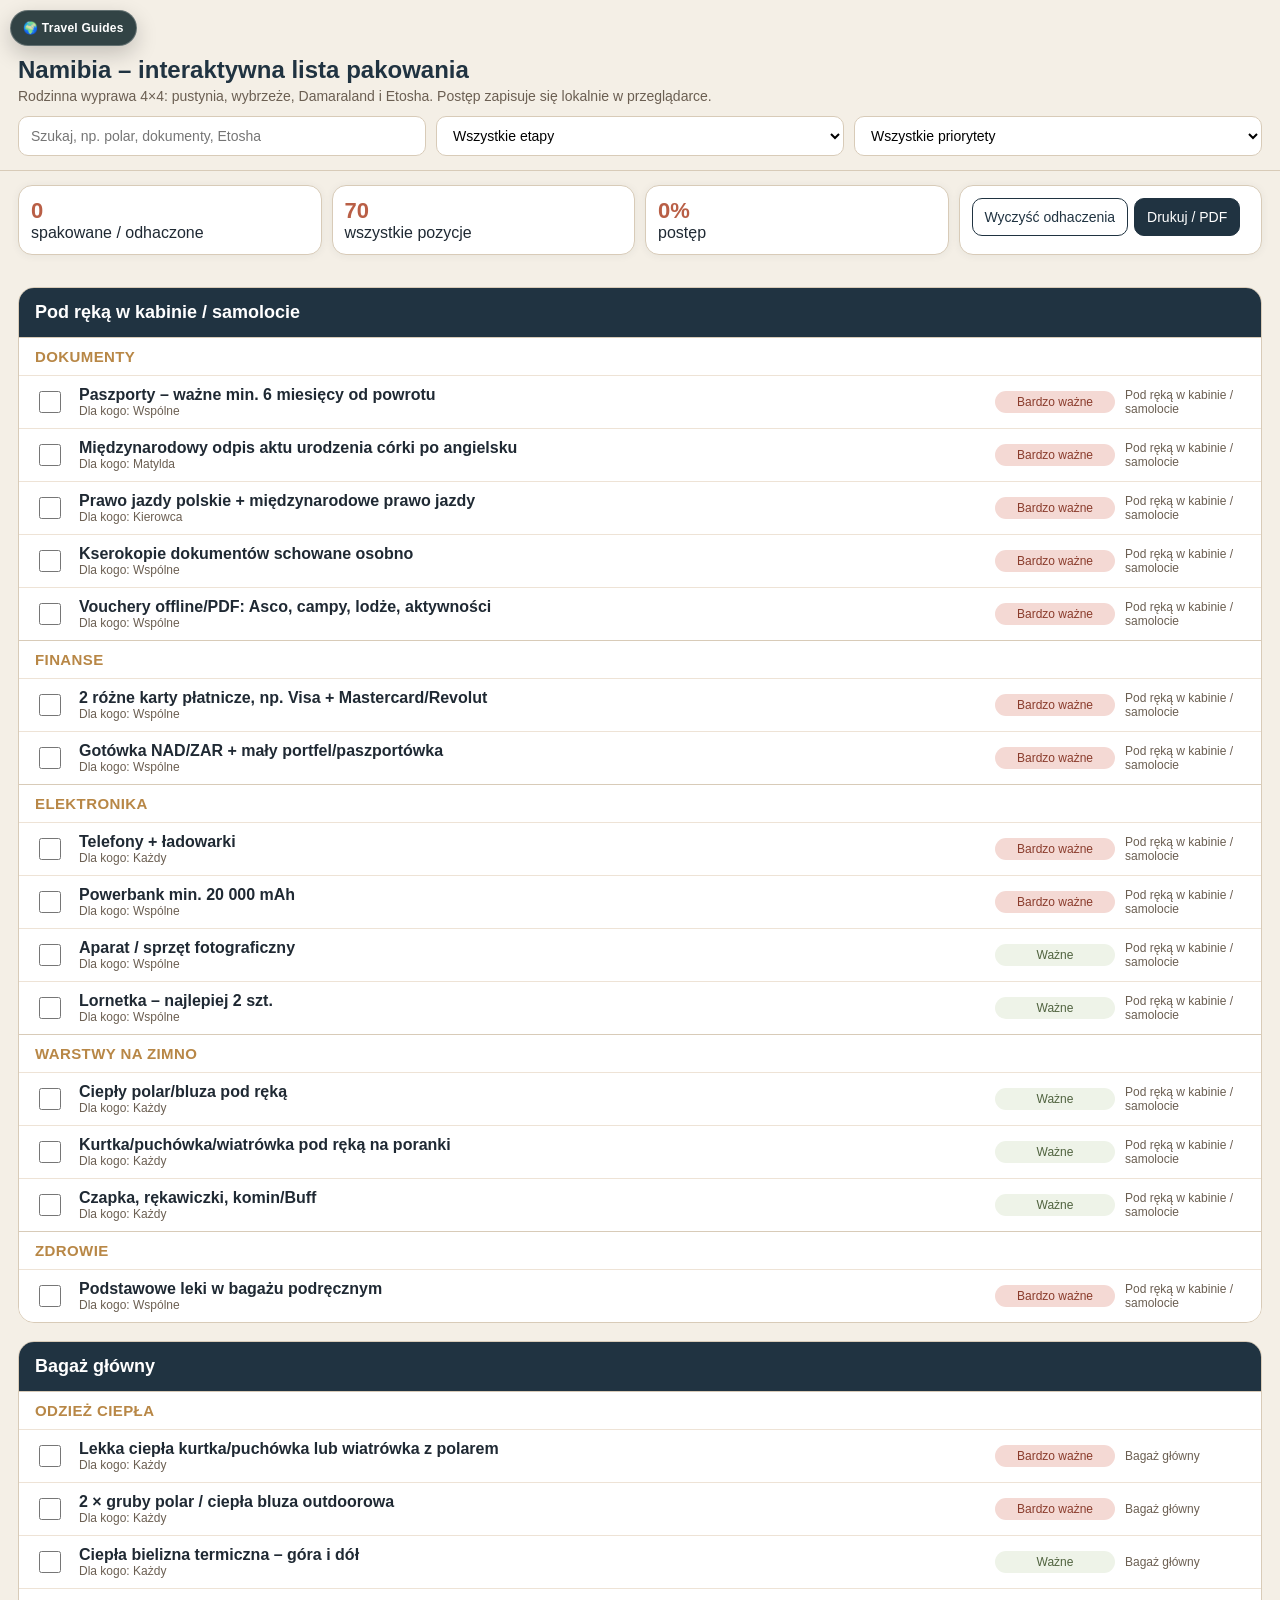
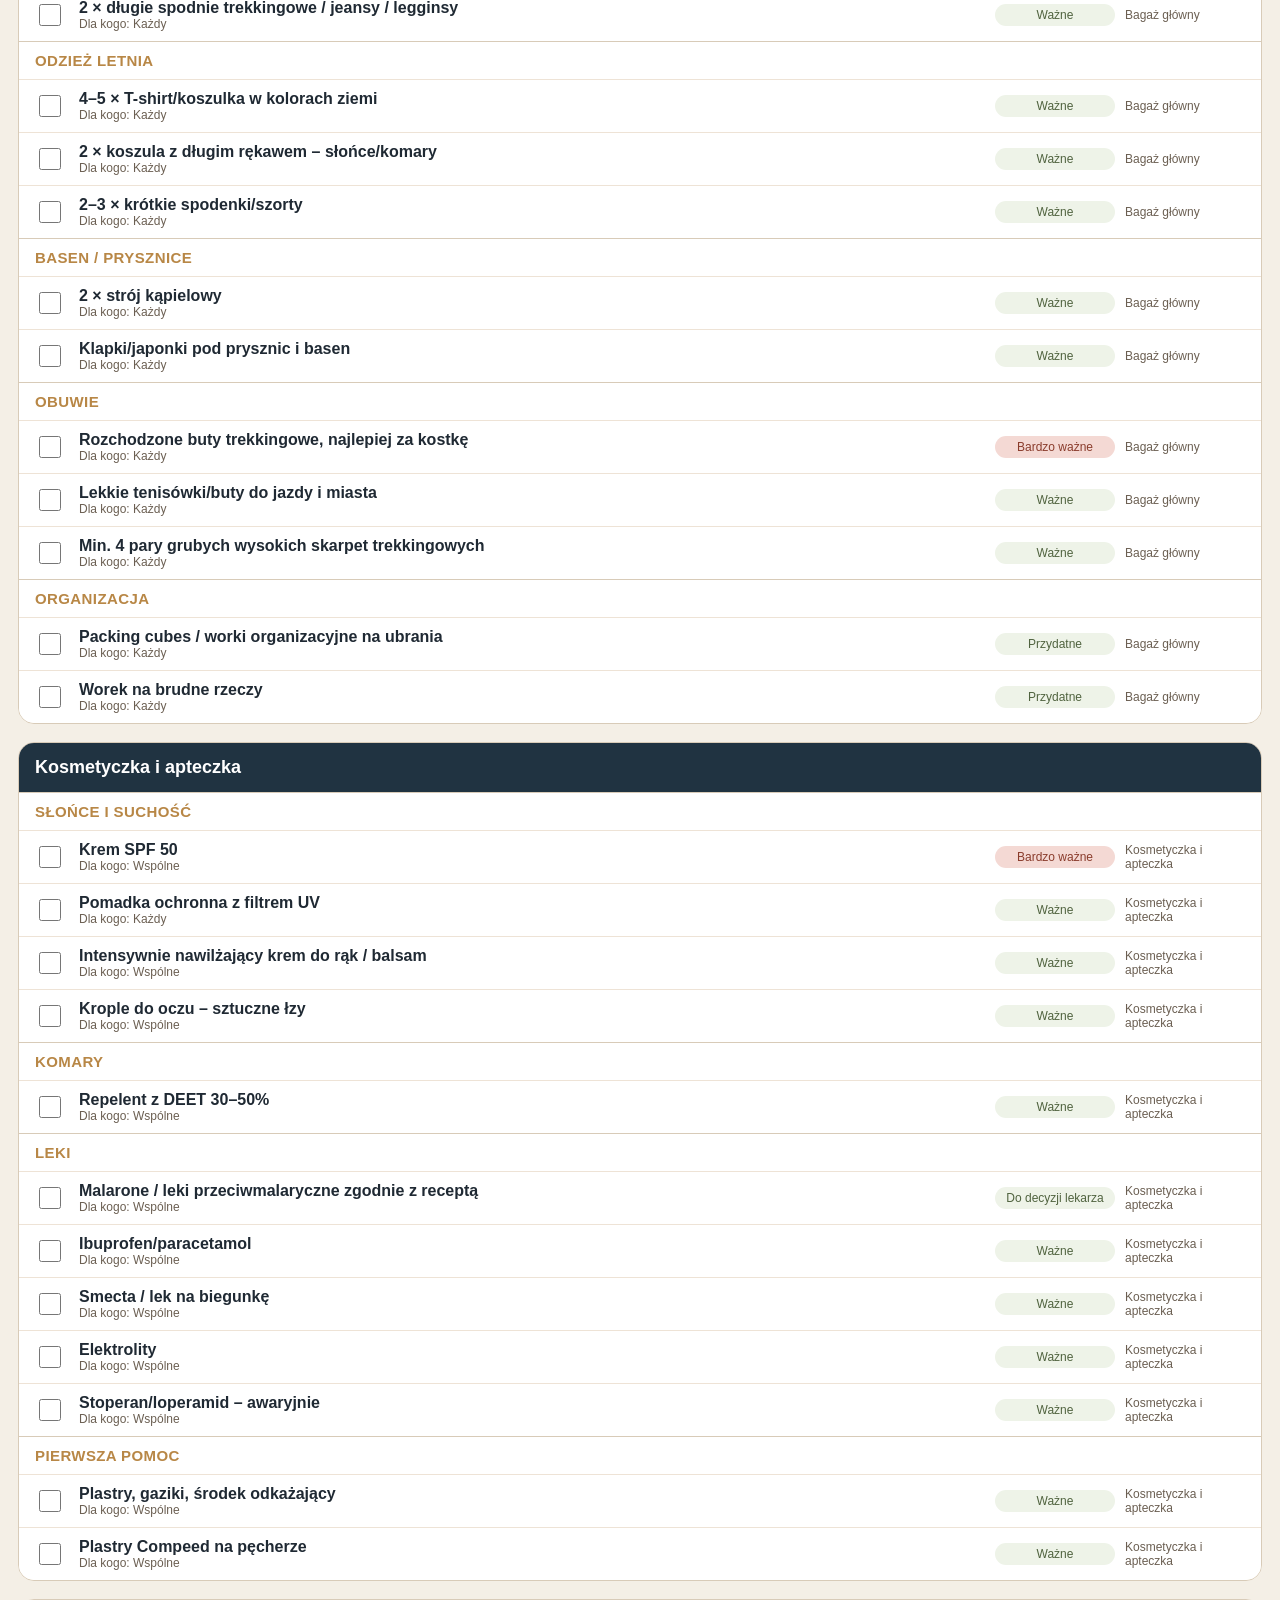
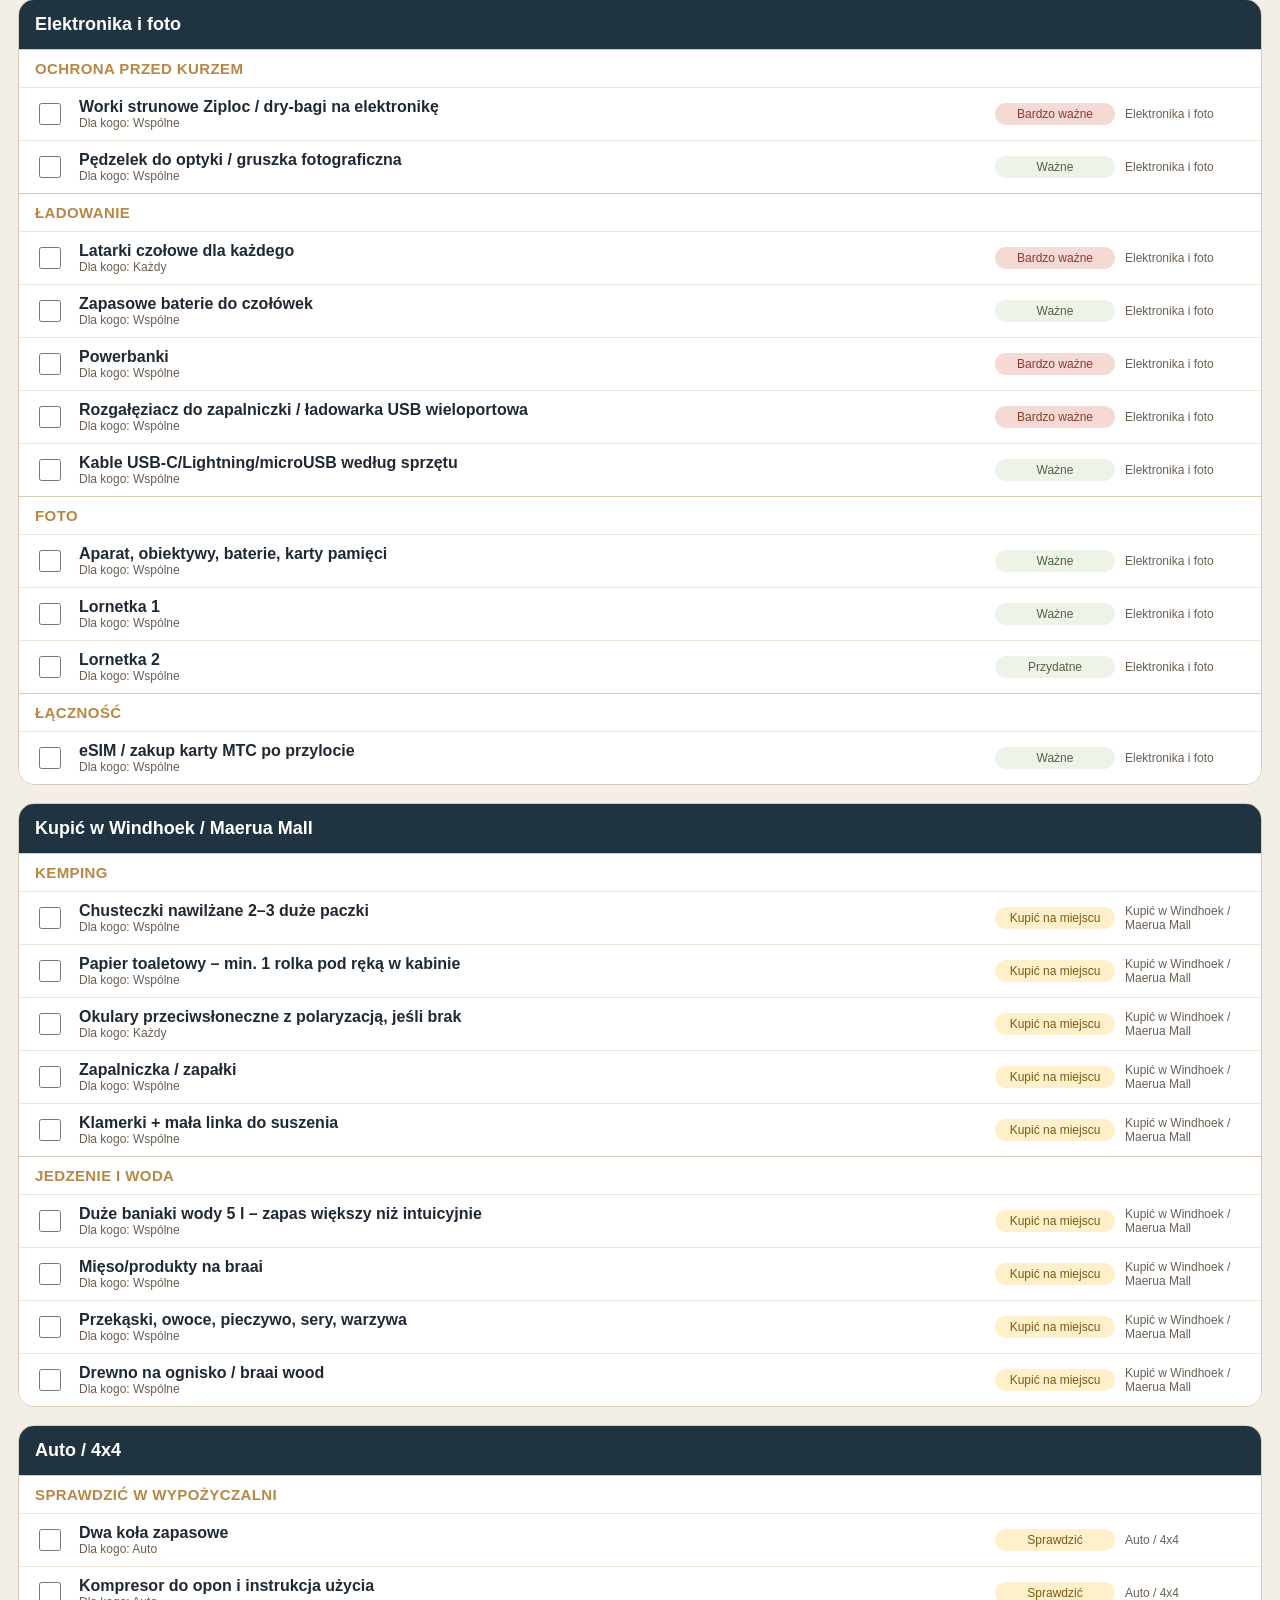
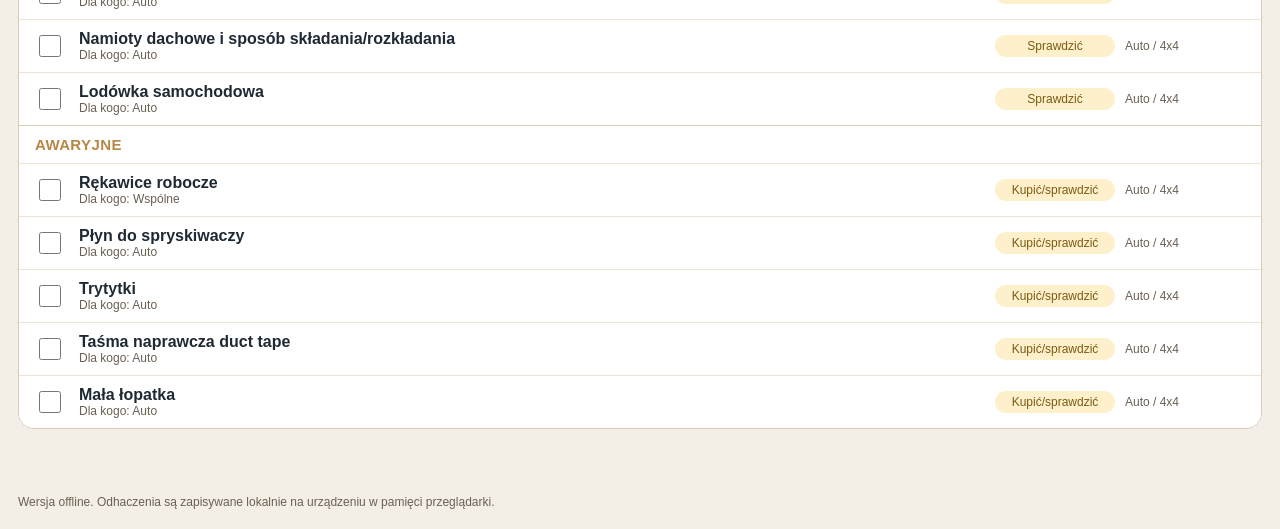
<file: namibia/packing/index.html>
<!doctype html>
<html lang="pl">
<head>
  <meta charset="utf-8">
  <meta name="viewport" content="width=device-width, initial-scale=1">
  <title>Namibia – interaktywna lista pakowania</title>
  <link rel="stylesheet" href="styles.css">
  <link rel="manifest" href="manifest.json">
  <link rel="apple-touch-icon" href="icons/icon-192.png">
  <link rel="stylesheet" href="../../shared/common.css">
  <meta name="theme-color" content="#222B1D">
  <meta name="apple-mobile-web-app-capable" content="yes">
  <meta name="apple-mobile-web-app-status-bar-style" content="black-translucent">
  <meta name="apple-mobile-web-app-title" content="Packing Namibia">
</head>
<body>
<a class="travel-guides-home travel-guides-home--needs-space" href="../../" aria-label="Wróć do ekranu Travel Guides">🌍 Travel Guides</a>
<header>
  <h1>Namibia – interaktywna lista pakowania</h1>
  <div class="sub">Rodzinna wyprawa 4×4: pustynia, wybrzeże, Damaraland i Etosha. Postęp zapisuje się lokalnie w przeglądarce.</div>
  <div class="controls">
    <input id="search" placeholder="Szukaj, np. polar, dokumenty, Etosha">
    <select id="stageFilter"><option value="">Wszystkie etapy</option></select>
    <select id="priorityFilter"><option value="">Wszystkie priorytety</option></select>
  </div>
</header>
<section class="stats">
  <div class="card"><div class="big" id="doneCount">0</div><div>spakowane / odhaczone</div></div>
  <div class="card"><div class="big" id="totalCount">0</div><div>wszystkie pozycje</div></div>
  <div class="card"><div class="big" id="percentCount">0%</div><div>postęp</div></div>
  <div class="card"><button class="secondary" onclick="resetAll()">Wyczyść odhaczenia</button><button onclick="window.print()">Drukuj / PDF</button></div>
</section>
<main id="app"></main>
<footer>Wersja offline. Odhaczenia są zapisywane lokalnie na urządzeniu w pamięci przeglądarki.</footer>
<script src="data.js"></script>
<script src="app.js"></script>
<script>
if ("serviceWorker" in navigator) {
  window.addEventListener("load", () => navigator.serviceWorker.register("../../sw.js", { scope: "../../", updateViaCache: "none" }));
}
</script>
</body>
</html>
</file>
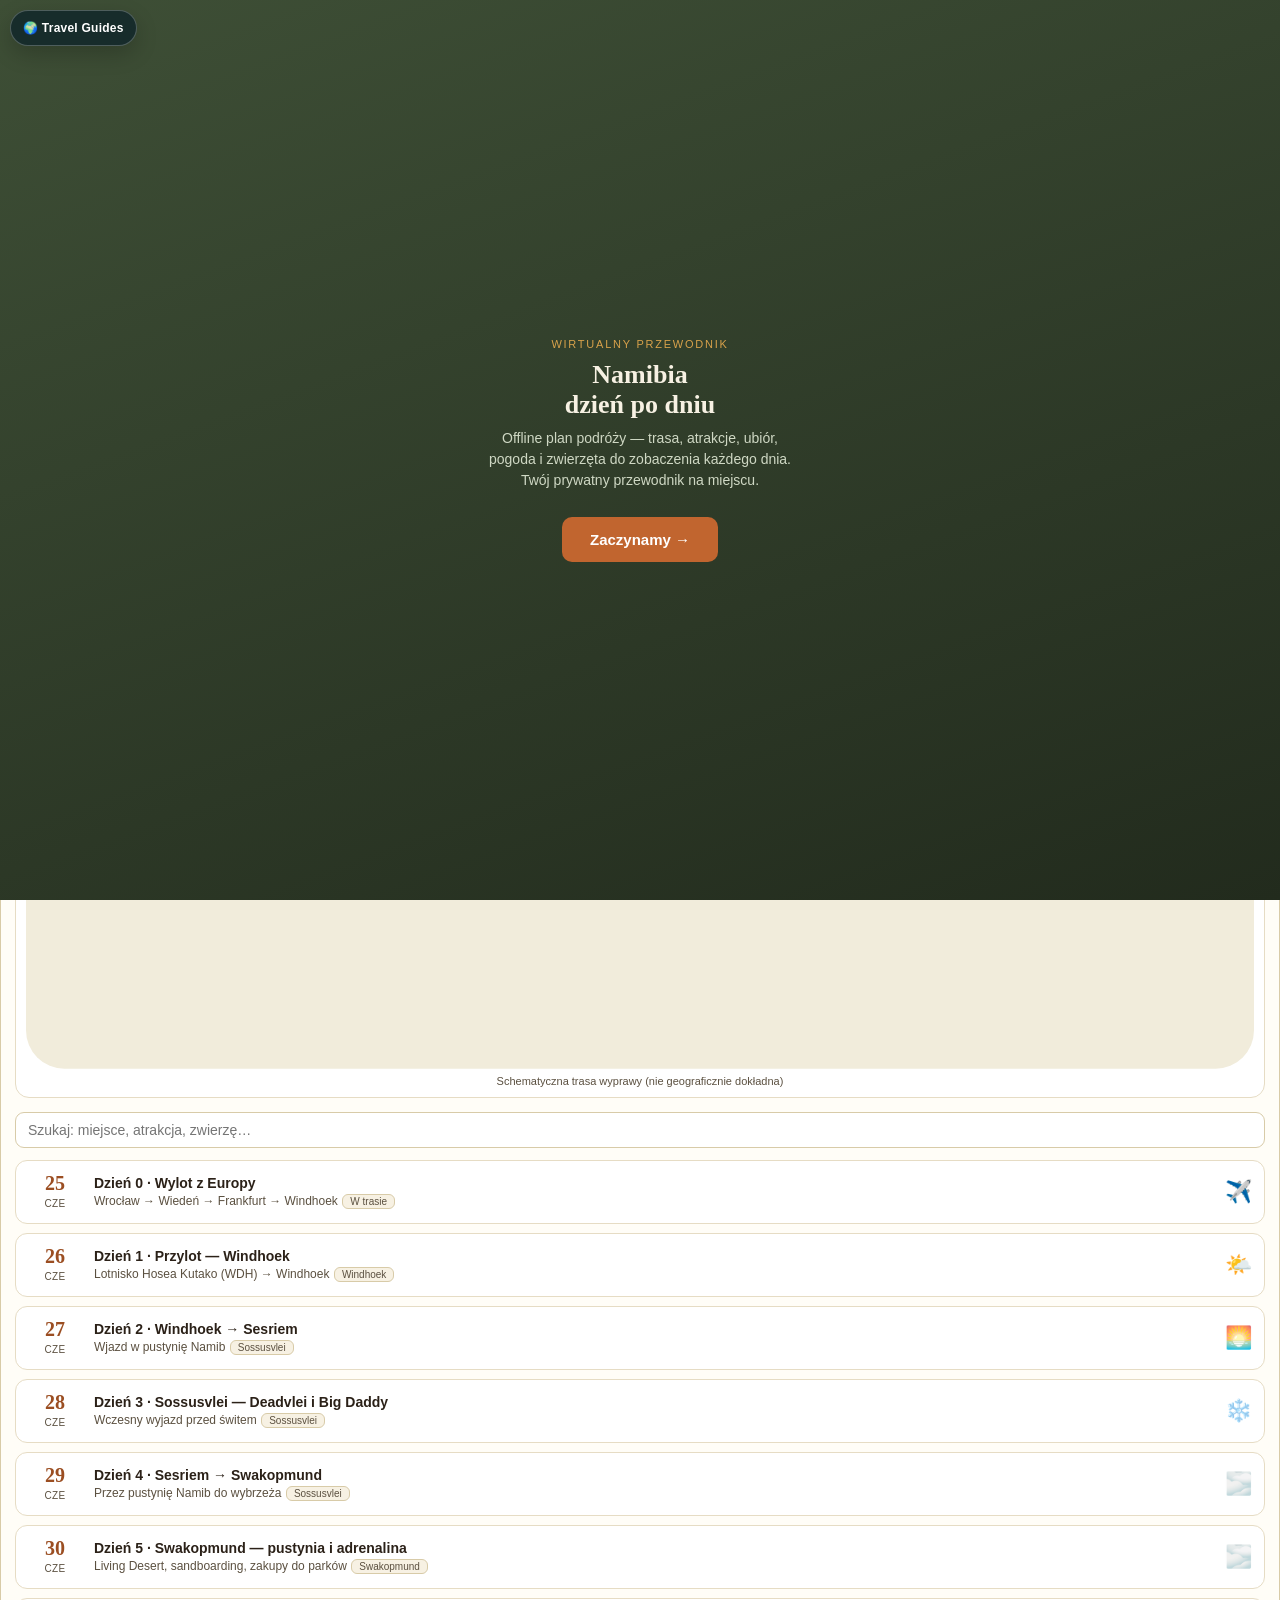
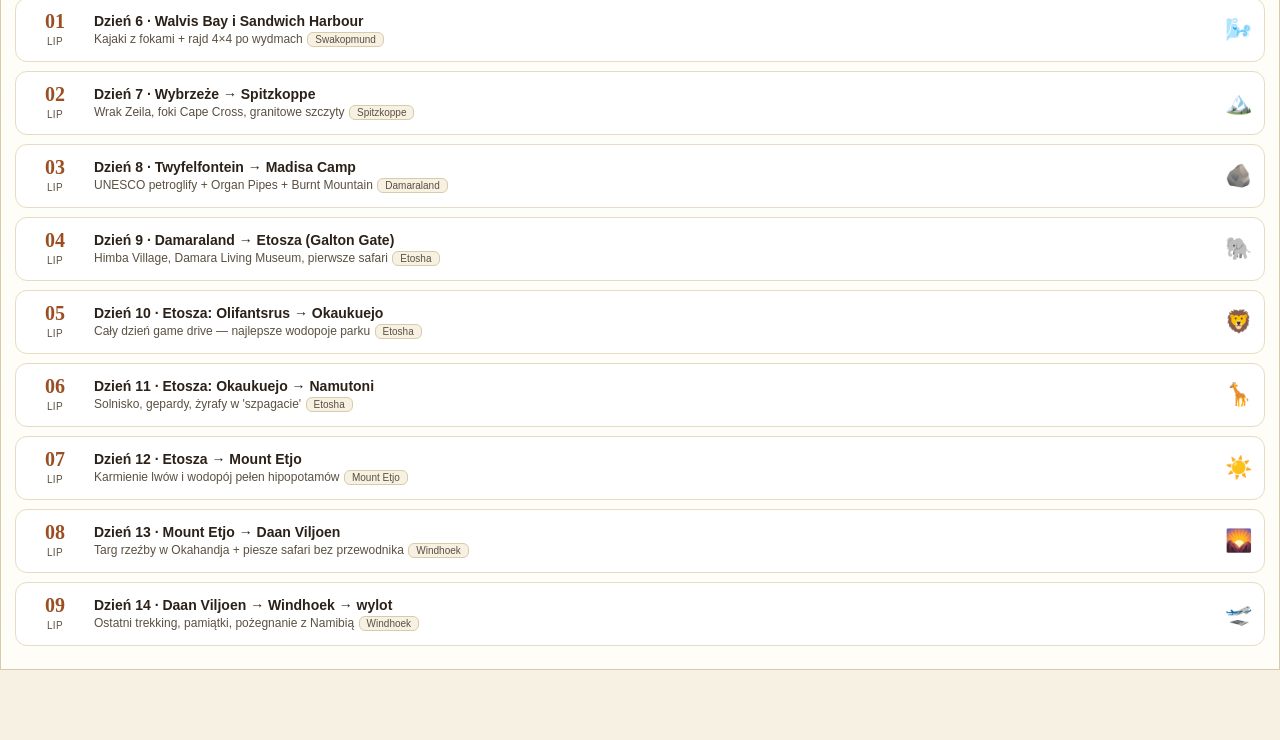
<file: namibia/plan/index.html>
<!DOCTYPE html>
<html lang="pl">
<head>
<meta charset="UTF-8">
<title>Namibia — Przewodnik Dzień po Dniu</title>
<meta name="viewport" content="width=device-width, initial-scale=1.0, viewport-fit=cover">

<link rel="manifest" href="manifest.json">
<link rel="apple-touch-icon" href="icons/apple-touch-icon.png">
<link rel="icon" href="icons/favicon-32.png" sizes="32x32">
<link rel="stylesheet" href="../../shared/common.css">
<meta name="theme-color" content="#222B1D">
<meta name="apple-mobile-web-app-capable" content="yes">
<meta name="apple-mobile-web-app-status-bar-style" content="black-translucent">
<meta name="apple-mobile-web-app-title" content="Namibia Plan">

<style>
:root{
  --bg:#F7F1E3; --bg-card:#FFFDF7; --ink:#2B2118; --ink-soft:#5B5040;
  --header:#222B1D; --header-2:#3E4F36;
  --terracotta:#C1652F; --terracotta-deep:#9B4E22;
  --gold:#D9A24B; --gold-deep:#B07E2F;
  --sage:#6E7C59; --line:#E6DCC4; --line-deep:#D8CBA8;
  --sky:#5B8AA6;
}
*{box-sizing:border-box;}
body{margin:0;background:var(--bg);color:var(--ink);font-family:-apple-system,BlinkMacSystemFont,"Segoe UI",Roboto,sans-serif;padding-bottom:70px;}
h1,h2,.serif{font-family:Georgia,"Iowan Old Style","Palatino Linotype",serif;}
button{font-family:inherit;}

/* ONBOARDING */
#onboard{
  position:fixed;inset:0;background:linear-gradient(160deg,var(--header-2),var(--header));
  color:#F7F1E3;display:flex;flex-direction:column;justify-content:center;align-items:center;
  padding:30px;z-index:100;text-align:center;min-height:100vh;
}
#onboard .eyebrow{font-size:11px;letter-spacing:.16em;text-transform:uppercase;color:var(--gold);margin-bottom:10px;}
#onboard h1{font-size:26px;margin:0 0 8px;}
#onboard p{color:#CFD8C4;font-size:14px;max-width:320px;margin:0 0 26px;line-height:1.5;}
#onboard button{
  background:var(--terracotta);color:#fff;border:none;border-radius:10px;
  padding:14px 28px;font-size:15px;font-weight:700;cursor:pointer;
}

/* HEADER */
header{
  background:linear-gradient(160deg,var(--header-2),var(--header));color:#F7F1E3;
  padding:calc(16px + env(safe-area-inset-top)) 16px 14px;position:sticky;top:0;z-index:20;box-shadow:0 4px 14px rgba(0,0,0,0.18);
}
.hdr-top{display:flex;justify-content:space-between;align-items:baseline;}
.eyebrow{font-size:10.5px;letter-spacing:.14em;text-transform:uppercase;color:#9FBDB3;}
.hdr-title{font-family:Georgia,serif;font-size:19px;color:#fff;margin-top:2px;}
.hdr-link{font-size:11.5px;color:var(--gold);text-decoration:none;border:1px solid var(--gold);border-radius:999px;padding:5px 10px;white-space:nowrap;}

/* TABS */
.tabs{display:flex;gap:6px;padding:12px 14px 0;background:var(--bg);position:sticky;top:0;z-index:19;}
.tab{flex:1;text-align:center;padding:10px 6px;border-radius:10px 10px 0 0;background:var(--bg-card);
  border:1px solid var(--line-deep);border-bottom:none;color:var(--ink-soft);font-weight:700;font-size:12.5px;cursor:pointer;}
.tab.active{background:var(--terracotta);color:#fff;border-color:var(--terracotta);}
.panel{background:var(--bg-card);padding:14px;border:1px solid var(--line-deep);min-height:50vh;}

/* OVERVIEW MAP */
.map-wrap{background:#fff;border:1px solid var(--line);border-radius:14px;padding:10px;margin-bottom:14px;}
.map-wrap svg{width:100%;display:block;}
.map-caption{font-size:11px;color:var(--ink-soft);text-align:center;margin-top:6px;}

/* DAY LIST */
.daylist-item{display:flex;align-items:center;gap:12px;background:#fff;border:1px solid var(--line);border-radius:12px;padding:12px;margin-bottom:9px;cursor:pointer;}
.daylist-item:active{background:#FBF6EA;}
.dl-date{flex:none;width:54px;text-align:center;}
.dl-date .num{font-family:Georgia,serif;font-weight:700;font-size:20px;color:var(--terracotta-deep);display:block;line-height:1;}
.dl-date .mon{font-size:10px;color:var(--ink-soft);text-transform:uppercase;letter-spacing:.04em;}
.dl-mid{flex:1;min-width:0;}
.dl-mid .ti{font-weight:700;font-size:14px;display:block;}
.dl-mid .su{font-size:12px;color:var(--ink-soft);}
.dl-icon{flex:none;font-size:22px;}
.region-pill{display:inline-block;font-size:10px;background:var(--bg);border:1px solid var(--line-deep);border-radius:6px;padding:1px 7px;color:var(--ink-soft);margin-top:3px;}

/* DAY DETAIL */
#dayDetail{display:none;position:fixed;inset:0;background:var(--bg);z-index:50;overflow-y:auto;padding-bottom:40px;}
#dayDetail.open{display:block;}
.dd-header{background:linear-gradient(160deg,var(--header-2),var(--header));color:#fff;padding:calc(16px + env(safe-area-inset-top)) 16px 16px;position:sticky;top:0;z-index:5;}
.dd-back{background:rgba(255,255,255,0.12);border:none;color:#fff;border-radius:8px;padding:7px 12px;font-size:13px;cursor:pointer;margin-bottom:10px;}
.dd-eyebrow{font-size:11px;color:var(--gold);letter-spacing:.1em;text-transform:uppercase;}
.dd-title{font-family:Georgia,serif;font-size:22px;margin:4px 0 2px;}
.dd-sub{font-size:13px;color:#CFD8C4;}
.dd-nav{display:flex;justify-content:space-between;margin-top:12px;}
.dd-nav button{background:rgba(255,255,255,0.12);border:none;color:#fff;border-radius:8px;padding:8px 12px;font-size:12.5px;cursor:pointer;}
.dd-nav button:disabled{opacity:0.3;}

.dd-body{padding:14px;}
.dd-block{background:#fff;border:1px solid var(--line);border-radius:14px;padding:14px;margin-bottom:12px;}
.dd-block-title{font-size:11px;text-transform:uppercase;letter-spacing:.08em;color:var(--gold-deep);font-weight:700;margin-bottom:8px;display:flex;align-items:center;gap:6px;}
.dd-weather{display:flex;align-items:center;gap:12px;}
.dd-weather .ic{font-size:34px;}
.dd-weather .temp{font-family:Georgia,serif;font-size:18px;font-weight:700;}
.dd-weather .desc{font-size:13px;color:var(--ink-soft);line-height:1.4;margin-top:2px;}

.route-line{display:flex;align-items:center;gap:8px;font-size:13.5px;font-weight:600;margin-bottom:6px;}
.route-line .pt{color:var(--terracotta-deep);}
.route-meta{display:flex;gap:14px;font-size:12px;color:var(--ink-soft);flex-wrap:wrap;}
.route-meta b{color:var(--ink);}

.sched-item{display:flex;gap:10px;padding:7px 0;border-bottom:1px dashed var(--line);font-size:13.5px;}
.sched-item:last-child{border-bottom:none;}
.sched-time{flex:none;width:54px;font-weight:700;color:var(--terracotta-deep);font-family:Georgia,serif;font-size:13px;}
.sched-text{flex:1;line-height:1.4;}

.prep-list{margin:0;padding-left:0;list-style:none;}
.prep-list li{display:flex;gap:8px;font-size:13.5px;line-height:1.4;margin-bottom:8px;}
.prep-list li:before{content:"☐";color:var(--sage);flex:none;}

.guide-entry{margin-bottom:14px;}
.guide-entry:last-child{margin-bottom:0;}
.guide-entry h4{font-size:14px;margin:0 0 5px;color:var(--terracotta-deep);font-family:Georgia,serif;}
.guide-entry p{font-size:13.5px;line-height:1.55;margin:0;color:var(--ink);}

.animal-chip-row{display:flex;flex-direction:column;gap:8px;}
.animal-chip{display:flex;gap:10px;align-items:flex-start;background:var(--bg);border-radius:10px;padding:9px 11px;}
.animal-chip .paw{font-size:16px;flex:none;}
.animal-chip .an-name{font-weight:700;font-size:13.5px;display:block;}
.animal-chip .an-note{font-size:12px;color:var(--ink-soft);line-height:1.35;}
.animal-cta{display:block;text-align:center;margin-top:10px;background:var(--sage);color:#fff;text-decoration:none;
  border-radius:9px;padding:10px;font-size:13px;font-weight:700;}

.mini-map-wrap{background:var(--bg);border-radius:10px;padding:8px;margin-top:10px;}
.mini-map-wrap svg{width:100%;display:block;}

/* APP LINK CARD */
.applink-card{background:linear-gradient(135deg,var(--sage),#566144);color:#fff;border-radius:14px;padding:16px;margin-bottom:14px;display:flex;gap:12px;align-items:center;}
.applink-card .ic{font-size:30px;flex:none;}
.applink-card .tx{flex:1;font-size:12.5px;line-height:1.4;}
.applink-card .tx b{display:block;font-size:14px;margin-bottom:2px;font-family:Georgia,serif;}
.applink-card a{color:var(--gold);font-weight:700;text-decoration:underline;}

/* INFO TAB */
.info-section{margin-bottom:16px;}
.info-section h3{font-size:14px;color:var(--terracotta-deep);font-family:Georgia,serif;border-bottom:2px solid var(--terracotta);padding-bottom:4px;margin-bottom:8px;}
.info-section ul{margin:0;padding-left:18px;}
.info-section li{font-size:13.5px;line-height:1.5;margin-bottom:5px;}
.info-section p{font-size:13.5px;line-height:1.5;margin:0 0 8px;}

.search-box{display:flex;gap:8px;margin-bottom:12px;}
.search-box input{flex:1;padding:9px 12px;border:1px solid var(--line-deep);border-radius:9px;font-size:14px;}

/* FOOD TAB */
.food-chips{display:flex;gap:6px;overflow-x:auto;margin-bottom:14px;padding-bottom:2px;}
.food-chip{flex:none;padding:7px 13px;border-radius:999px;background:#fff;border:1px solid var(--line-deep);
  font-size:12.5px;color:var(--ink-soft);cursor:pointer;white-space:nowrap;font-weight:600;}
.food-chip.active{background:var(--terracotta);color:#fff;border-color:var(--terracotta);}
.food-card{background:#fff;border:1px solid var(--line);border-radius:14px;padding:14px;margin-bottom:12px;}
.food-card-head{display:flex;justify-content:space-between;align-items:baseline;margin-bottom:8px;}
.food-card-title{font-family:Georgia,serif;font-size:15.5px;font-weight:700;color:var(--terracotta-deep);}
.food-card-time{font-size:11.5px;color:var(--ink-soft);background:var(--bg);border-radius:6px;padding:2px 8px;white-space:nowrap;}
.food-card p{font-size:13.5px;line-height:1.5;margin:6px 0;}
.food-card ul{margin:6px 0;padding-left:18px;}
.food-card li{font-size:13.5px;line-height:1.5;margin-bottom:4px;}
.food-card b{color:var(--ink);}
.food-tip{background:#F1ECDB;border-radius:10px;padding:11px 13px;font-size:13px;line-height:1.5;margin-bottom:10px;display:flex;gap:8px;}
.food-tip .ic{flex:none;}
</style>
</head>
<body>
<a class="travel-guides-home travel-guides-home--needs-space" href="../../" aria-label="Wróć do ekranu Travel Guides">🌍 Travel Guides</a>

<div id="onboard">
  <div class="eyebrow">Wirtualny przewodnik</div>
  <h1>Namibia<br>dzień po dniu</h1>
  <p>Offline plan podróży — trasa, atrakcje, ubiór, pogoda i zwierzęta do zobaczenia każdego dnia. Twój prywatny przewodnik na miejscu.</p>
  <button onclick="closeOnboard()">Zaczynamy →</button>
</div>

<header>
  <div class="hdr-top">
    <div>
      <div class="eyebrow">25 cze – 9 lip 2026</div>
      <div class="hdr-title">Namibia · Plan podróży</div>
    </div>
    <a class="hdr-link" href="#" id="animalAppLink" target="_blank">🦁 Album zwierząt</a>
  </div>
</header>

<div class="tabs">
  <div class="tab active" data-tab="trasa" onclick="switchTab('trasa')">Trasa</div>
  <div class="tab" data-tab="jedzenie" onclick="switchTab('jedzenie')">Jedzenie</div>
  <div class="tab" data-tab="info" onclick="switchTab('info')">Info ogólne</div>
</div>

<div class="panel" id="panel-trasa">
  <div class="map-wrap" id="overviewMapWrap"></div>
  <div class="search-box">
    <input type="text" id="daySearch" placeholder="Szukaj: miejsce, atrakcja, zwierzę…" oninput="renderDayList()">
  </div>
  <div id="dayListWrap"></div>
</div>

<div class="panel" id="panel-jedzenie" style="display:none;"></div>

<div class="panel" id="panel-info" style="display:none;"></div>

<div id="dayDetail"></div>

<script src="data.js"></script>
<script src="app.js"></script>
  <script>
if ("serviceWorker" in navigator) {
  window.addEventListener("load", function () {
    navigator.serviceWorker.register("../../sw.js", { scope: "../../", updateViaCache: "none" });
  });
}
</script>
</body>
</html>
</file>
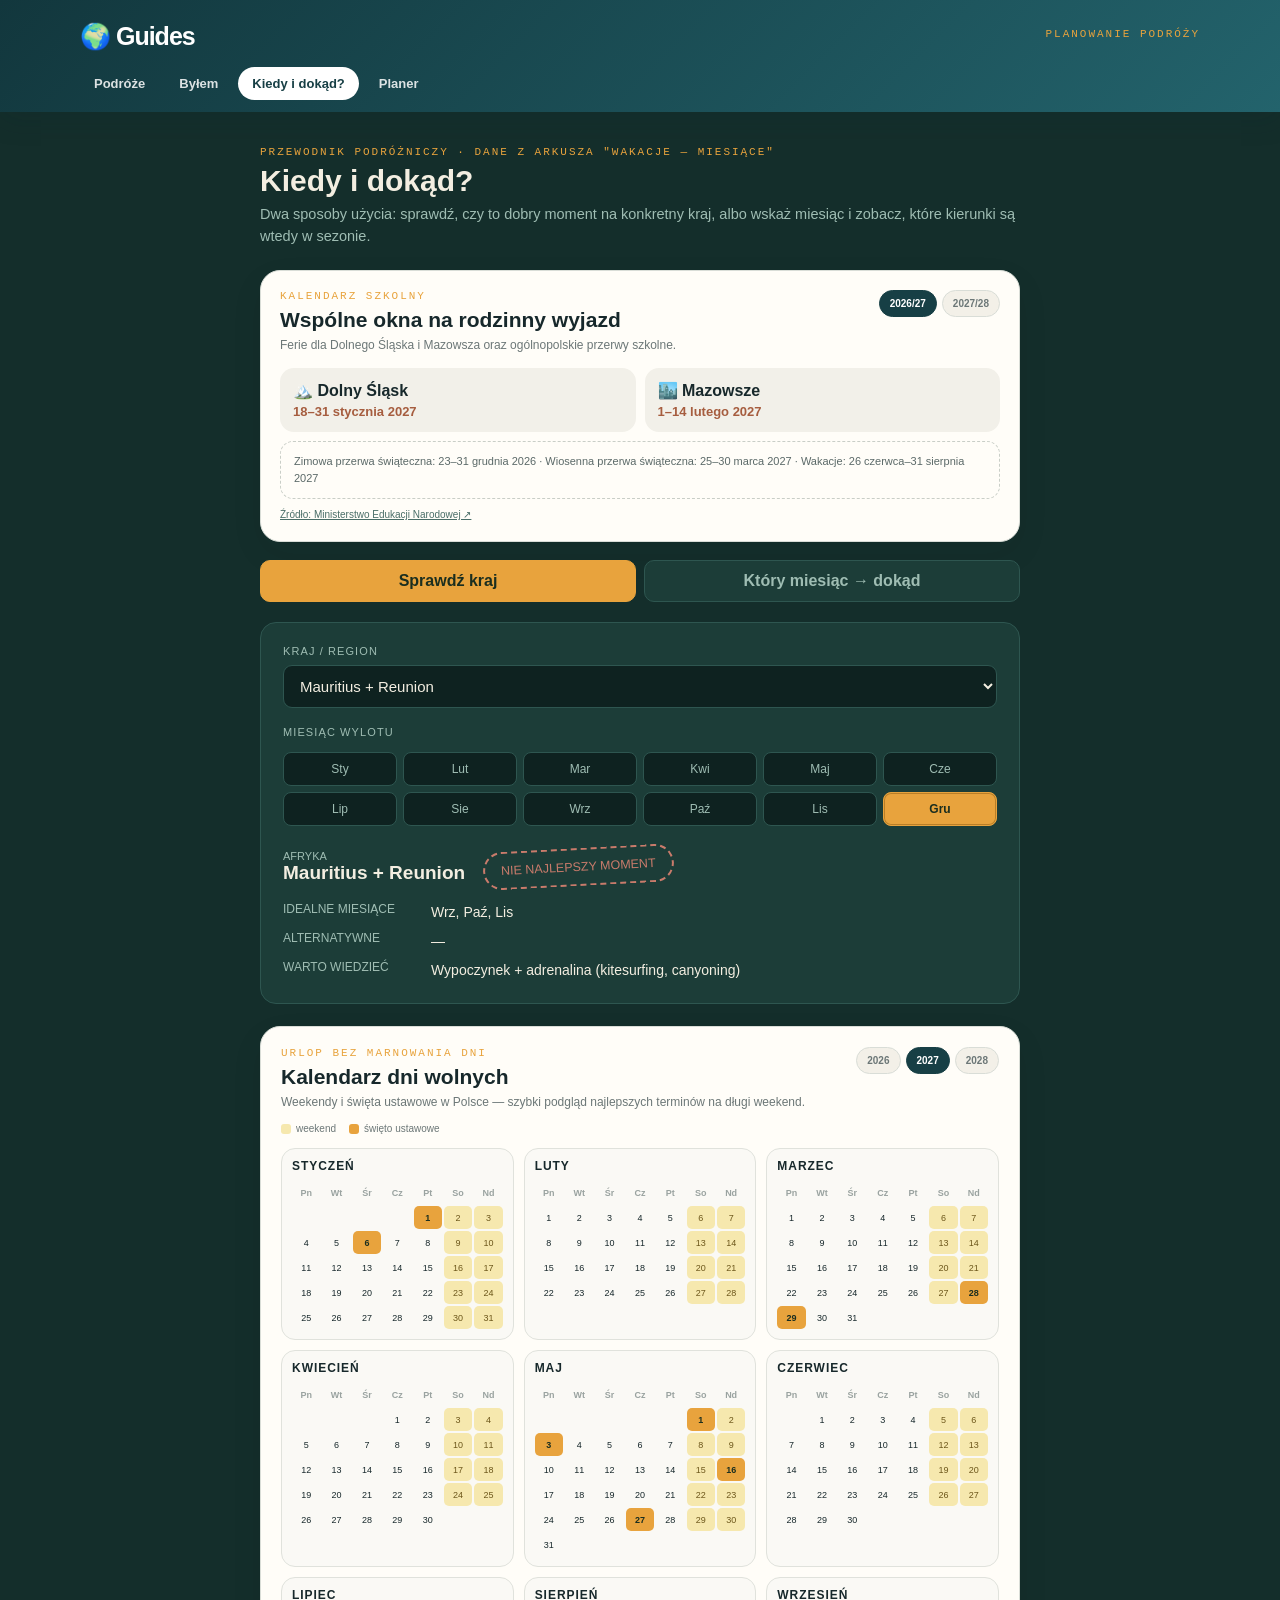
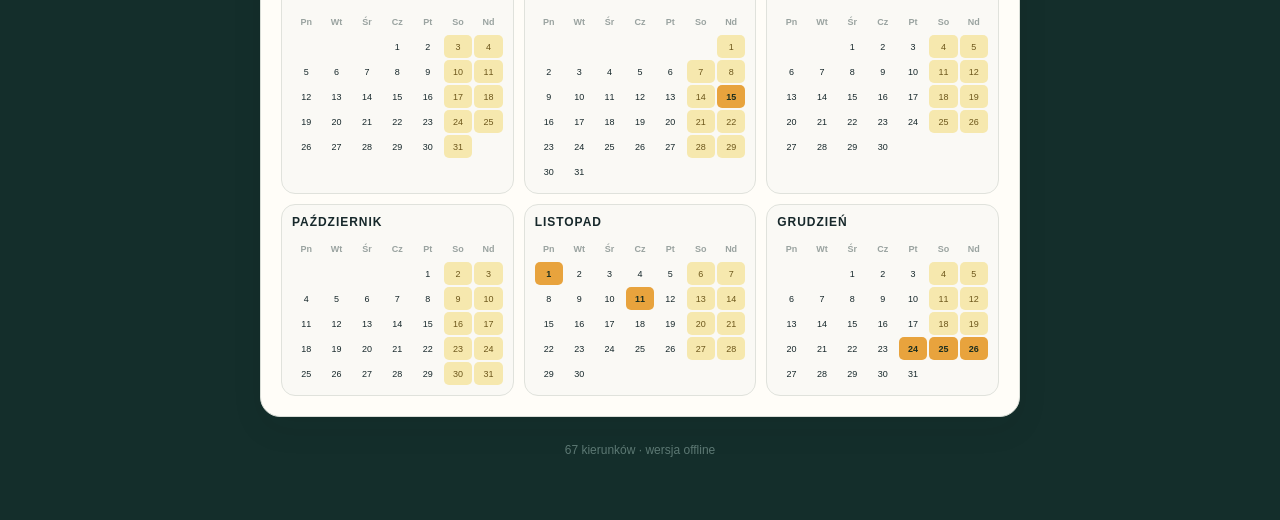
<file: tools/kiedy-i-dokad/index.html>
<!DOCTYPE html>
<html lang="pl">
<head>
<meta charset="UTF-8">
<title>Kiedy i dokąd? — Kalendarz Kierunków</title>
<meta name="viewport" content="width=device-width, initial-scale=1.0">
<link rel="manifest" href="manifest.json">
<link rel="apple-touch-icon" href="icons/apple-touch-icon.png">
<link rel="icon" href="icons/favicon-32.png" sizes="32x32">
<link rel="stylesheet" href="../../shared/common.css">
<meta name="theme-color" content="#173f45">
<meta name="apple-mobile-web-app-capable" content="yes">
<meta name="apple-mobile-web-app-status-bar-style" content="black-translucent">
<meta name="apple-mobile-web-app-title" content="Guides">
<style>
:root{--bg:#142E2B;--bg-deep:#0E2220;--panel:#1C3D38;--line:#2E5650;--text:#F3EEE1;--muted:#9FBDB3;--amber:#E8A33D;--amber-deep:#B97E27;--sage:#74AE8E;--mustard:#D7B24E;--gray:#5C7873}
*{box-sizing:border-box}body{margin:0;background:var(--bg);color:var(--text);font-family:-apple-system,BlinkMacSystemFont,"Segoe UI",sans-serif;padding:28px 16px 60px;min-height:100vh}.wrap{max-width:760px;margin:0 auto}
.eyebrow{font-family:ui-monospace,"SFMono-Regular",Menlo,monospace;font-size:11px;letter-spacing:.18em;text-transform:uppercase;color:var(--amber);margin-bottom:6px}
h1{font-family:-apple-system,BlinkMacSystemFont,"Segoe UI",sans-serif;font-size:30px;margin:0 0 6px;font-weight:700}.sub{color:var(--muted);font-size:14.5px;margin:0 0 22px;line-height:1.5}
.tabs{display:flex;gap:8px;margin-bottom:20px}.tab{flex:1;text-align:center;padding:11px 10px;border-radius:10px;background:var(--panel);border:1px solid var(--line);color:var(--muted);font-weight:700;cursor:pointer}.tab.active{background:var(--amber);color:#1B2E1F;border-color:var(--amber)}
.panel{background:var(--panel);border:1px solid var(--line);border-radius:16px;padding:22px}.field-label{font-size:11px;text-transform:uppercase;letter-spacing:.1em;color:var(--muted);margin-bottom:8px;display:block}
select{width:100%;background:var(--bg-deep);color:var(--text);border:1px solid var(--line);border-radius:9px;padding:11px 12px;font-size:15px}
.months{display:grid;grid-template-columns:repeat(6,1fr);gap:6px;margin-top:14px}.month-chip{text-align:center;padding:9px 4px;border-radius:8px;background:var(--bg-deep);border:1px solid var(--line);font-size:12px;color:var(--muted);cursor:pointer}.month-chip.now{box-shadow:inset 0 0 0 1px var(--amber-deep)}.month-chip.active{background:var(--amber);color:#1B2E1F;border-color:var(--amber);font-weight:600}
.result{margin-top:22px}.stamp-row{display:flex;align-items:center;gap:18px;flex-wrap:wrap}.stamp{font-size:12.5px;text-transform:uppercase;padding:10px 16px;border:2px dashed currentColor;border-radius:999px;transform:rotate(-3deg)}.stamp.ideal{color:var(--sage)}.stamp.alt{color:var(--mustard)}.stamp.no{color:#C97B6B}
.res-name{font-size:19px;font-weight:700}.res-region,.card-region{font-size:11px;color:var(--muted);text-transform:uppercase}.meta{margin-top:16px;display:grid;gap:8px;font-size:14px}.meta-row{display:flex;gap:8px}.meta-k{color:var(--muted);min-width:140px;font-size:12px;text-transform:uppercase}.meta-v{line-height:1.5}
.col-title{font-size:13px;text-transform:uppercase;letter-spacing:.07em;margin:22px 0 10px}.dot{width:9px;height:9px;border-radius:50%;display:inline-block}.dot.ideal{background:var(--sage)}.dot.alt{background:var(--mustard)}
.card{background:var(--bg-deep);border:1px solid var(--line);border-radius:10px;padding:12px 14px;margin-bottom:8px}.card-top{display:flex;justify-content:space-between;gap:10px}.card-name{font-weight:600}.card-note{font-size:13px;color:var(--muted);margin-top:4px;line-height:1.4}.empty{color:var(--muted);font-size:14px;padding:10px 2px}
footer{margin-top:26px;color:var(--gray);font-size:12px;text-align:center}
.tool-app-header{margin:-28px -16px 34px;padding:max(14px,env(safe-area-inset-top)) 16px 12px;background:linear-gradient(135deg,#12373d,#23636c);color:#fff;box-shadow:0 8px 26px #0c292e28}.tool-head{max-width:1120px;margin:auto;display:flex;align-items:center;justify-content:space-between}.tool-brand{color:#fff;text-decoration:none;font-size:25px;font-weight:850;letter-spacing:-.04em;padding:8px 0}.tool-nav{max-width:1120px;margin:0 auto;display:flex;gap:6px;padding-top:8px;overflow-x:auto}.tool-nav a{color:#ffffffd9;text-decoration:none;font-size:13px;font-weight:750;padding:9px 14px;border-radius:999px;white-space:nowrap}.tool-nav a.active{background:#fff;color:#173f45}
.school-card{margin:0 0 18px;padding:19px;background:#fffdf8;border:1px solid #d9ddd7;border-radius:20px;color:#17282b;box-shadow:0 12px 32px #071b1a12}.school-top,.holiday-top{display:flex;align-items:flex-start;justify-content:space-between;gap:14px}.school-card h2,.holiday-section h2{margin:4px 0 5px;font-size:21px}.school-card p,.holiday-section p{color:#6c7777;margin:0;font-size:12px;line-height:1.45}.school-years,.holiday-years{display:flex;gap:5px}.school-year,.holiday-year{border:1px solid #d9ddd7;border-radius:999px;padding:7px 10px;background:#f3f0e8;color:#6c7777;font-size:10px;font-weight:800;cursor:pointer}.school-year.active,.holiday-year.active{background:#173f45;color:#fff;border-color:#173f45}.school-grid{display:grid;grid-template-columns:1fr 1fr;gap:9px;margin-top:14px}.school-region{padding:13px;border-radius:14px;background:#f2f0e9}.school-region strong,.school-region span{display:block}.school-region span{margin-top:4px;color:#a65d3f;font-size:13px;font-weight:800}.school-common{grid-column:1/-1;padding:11px 13px;border:1px dashed #c9cec7;border-radius:13px;font-size:11px;color:#5b6968;line-height:1.55}.source-link{display:inline-block;margin-top:10px;color:#496d67;font-size:10px}
.holiday-section{margin-top:22px;padding:20px;background:#fffdf8;border:1px solid #d9ddd7;border-radius:20px;color:#17282b;box-shadow:0 12px 32px #071b1a12}.holiday-legend{display:flex;gap:13px;margin-top:12px;color:#6c7777;font-size:10px}.holiday-legend span{display:flex;align-items:center;gap:5px}.holiday-legend i{width:10px;height:10px;border-radius:3px;background:#f6e8ae}.holiday-legend i.feast{background:#e8a33d}.year-calendar{display:grid;grid-template-columns:repeat(3,1fr);gap:10px;margin-top:14px}.calendar-month{border:1px solid #e0e2dc;border-radius:14px;padding:10px;background:#faf9f5}.calendar-month h3{font-size:12px;margin:0 0 8px;text-transform:uppercase;letter-spacing:.08em}.calendar-grid{display:grid;grid-template-columns:repeat(7,1fr);gap:2px}.cal-dow,.cal-day{display:grid;place-items:center;min-height:23px;font-size:9px;border-radius:5px}.cal-dow{color:#9aa3a0;font-weight:800}.cal-day.off{background:#f6e8ae;color:#6c561a}.cal-day.holiday{background:#e8a33d;color:#1b2e1f;font-weight:900}.cal-day.today{box-shadow:inset 0 0 0 1px #173f45}.cal-day.blank{visibility:hidden}
@media(max-width:720px){.school-top,.holiday-top{flex-direction:column}.year-calendar{grid-template-columns:1fr 1fr}.school-grid{grid-template-columns:1fr}.school-common{grid-column:auto}}
@media(max-width:460px){.tool-app-header{margin-bottom:26px}.year-calendar{grid-template-columns:1fr}.months{grid-template-columns:repeat(4,1fr)}.tool-head .eyebrow{display:none}}
</style></head>
<body><header class="tool-app-header"><div class="tool-head"><a class="tool-brand" href="../../">🌍 Guides</a><span class="eyebrow">PLANOWANIE PODRÓŻY</span></div><nav class="tool-nav" aria-label="Główne sekcje"><a href="../../">Podróże</a><a href="../../#by%C5%82em">Byłem</a><a class="active" href="./" aria-current="page">Kiedy i dokąd?</a><a href="../planer/">Planer</a></nav></header><div class="wrap">
<div class="eyebrow">PRZEWODNIK PODRÓŻNICZY · DANE Z ARKUSZA "WAKACJE — MIESIĄCE"</div><h1>Kiedy i dokąd?</h1>
<p class="sub">Dwa sposoby użycia: sprawdź, czy to dobry moment na konkretny kraj, albo wskaż miesiąc i zobacz, które kierunki są wtedy w sezonie.</p>
<section class="school-card"><div class="school-top"><div><div class="eyebrow">KALENDARZ SZKOLNY</div><h2>Wspólne okna na rodzinny wyjazd</h2><p>Ferie dla Dolnego Śląska i Mazowsza oraz ogólnopolskie przerwy szkolne.</p></div><div class="school-years"><button class="school-year active" type="button" data-school-year="2026">2026/27</button><button class="school-year" type="button" data-school-year="2027">2027/28</button></div></div><div class="school-grid" id="schoolBreaks"></div><a class="source-link" href="https://www.gov.pl/web/edukacja/kalendarz-roku-szkolnego" target="_blank" rel="noopener">Źródło: Ministerstwo Edukacji Narodowej ↗</a></section>
<div class="tabs"><div class="tab active" data-tab="country">Sprawdź kraj</div><div class="tab" data-tab="month">Który miesiąc → dokąd</div></div>
<div class="panel" id="panel-country"><label class="field-label">Kraj / region</label><select id="countrySelect"></select><label class="field-label" style="margin-top:18px;">Miesiąc wylotu</label><div class="months" id="monthsCountry"></div><div class="result" id="countryResult"></div></div>
<div class="panel" id="panel-month" style="display:none;"><label class="field-label">Wybierz miesiąc</label><div class="months" id="monthsMonth"></div><div id="monthResult"></div></div>
<section class="holiday-section"><div class="holiday-top"><div><div class="eyebrow">URLOP BEZ MARNOWANIA DNI</div><h2>Kalendarz dni wolnych</h2><p>Weekendy i święta ustawowe w Polsce — szybki podgląd najlepszych terminów na długi weekend.</p></div><div class="holiday-years"><button class="holiday-year" type="button" data-holiday-year="2026">2026</button><button class="holiday-year active" type="button" data-holiday-year="2027">2027</button><button class="holiday-year" type="button" data-holiday-year="2028">2028</button></div></div><div class="holiday-legend"><span><i></i> weekend</span><span><i class="feast"></i> święto ustawowe</span></div><div class="year-calendar" id="yearCalendar"></div></section>
<footer>67 kierunków · wersja offline</footer></div>
<script>
const MONTH_NAMES=["Sty","Lut","Mar","Kwi","Maj","Cze","Lip","Sie","Wrz","Paź","Lis","Gru"];
const DATA=[
["Afryka","Mauritius + Reunion",[9,10,11],[],"Wypoczynek + adrenalina (kitesurfing, canyoning)"],
["Afryka","Gambia",[11,12,1,2],[],"Janjanbureh Kankurang Festival (1–2)"],
["Afryka","Egipt",[10,11],[3,4],"Wzdłuż Nilu"],
["Afryka","Uganda",[6,7,8],[12,1,2],"Gorilla Habituation Experience"],
["Afryka","Etiopia",[10,11,12,1,2],[],"Timkat (19.01) / Meskel (27.09)"],
["Afryka","Tanzania (Kilimandżaro) + Zanzibar",[6,7,8,9,10],[1,2,3],""],
["Afryka","Mozambik (wybrzeże)",[6,7,8,9,10],[],"Uzupełnienie do Tanzanii – nurkowanie, Bazaruto"],
["Afryka","Madagaskar",[9,10,11],[],""],["Afryka","RPA",[12,1,2,3],[],""],["Afryka","Botswana",[6,7,8],[],"Wodospady Wiktorii"],
["Afryka","Namibia",[5,6,7,8,9,10],[11,12,1,2,3,4],"Sezon suchy = najlepsze safari samochodowe"],
["Afryka","Wyspy Zielonego Przylądka",[11,12,1,2,3,4,5,6,7],[],"4–5: windsurfing dla początkujących (Sal)"],
["Ameryka Pn","USA – pn-zach (Seattle, Montana)",[7,8],[9],"Cheyenne Frontier Days (Wyoming) – 7"],
["Ameryka Pn","USA – środek-Pn (Chicago–Seattle)",[6,9],[5,10],"Sturgis Motorcycle Rally (Dakota) – 8"],
["Ameryka Pn","USA – środek-Pd (Teksas, Mississippi)",[11,12],[3,4],"Mardi Gras w Nowym Orleanie – 3"],
["Ameryka Pn","USA – wschód (Nowa Anglia)",[9,10],[6],"Salem Haunted Happenings (Massachusetts) – 10"],
["Ameryka Pn","Kanada – zach (Góry Skaliste)",[7,8],[9],"Calgary Stampede – 7"],["Ameryka Pn","Kanada – wsch",[9,10],[6],"Carnaval de Québec – 1/2"],
["Ameryka Pn","Kanada – pn (Jukon, Arktyka)",[8],[],""],["Ameryka Pn","Kuba",[12,1,2,3],[4,11],"Festival del Habano – 2/3"],
["Ameryka Pn","Dominikana, Jamajka, środkowe Karaiby",[12,1,2,3,4],[5,11],"Gody Wielorybów w Samaná – 2/3; Rebel Salute – 1"],
["Ameryka Pn","Bahamy (rejs)",[3,4],[],""],["Ameryka Pn","ABC: Aruba, Bonaire, Curaçao",[12,1,2,3,4],[8,9],""],
["Ameryka Pn","Gwatemala, Belize",[12,1,2,3,4],[],"Semana Santa w Antigua – 3/4"],["Ameryka Pn","Panama",[1,2,3,4],[],"Karnawał w Las Tablas – 2/3"],
["Ameryka Pd","Kolumbia",[12,1,2,3],[7,8],"Caño Cristales (Rzeka Pięciu Kolorów) – 7–11"],
["Ameryka Pd","Ekwador + Galapagos",[1,2,3,4],[6,7,8,9],"Fiesta de la Mama Negra (Latacunga) – 11"],["Ameryka Pd","Peru",[6,7,8],[5],"Inti Raymi – 24.06"],
["Ameryka Pd","Chile + Rapa Nui",[12,1,2,3],[],"Festiwal Tapati – 2"],["Ameryka Pd","Argentyna + Antarktyda",[1,2],[],""],
["Europa","Mołdawia",[9,10],[],"Wino"],
["Azja / Bliski Wschód","Socotra (Jemen)",[10,11],[2,3],"Welcome to Socotra – wypad z Abu Zabi"],
["Azja / Bliski Wschód","Arabia Saudyjska",[11,12,1,2],[],"AlUla Skies – 9/10"],["Azja / Bliski Wschód","Oman",[11,12,1,2,3],[],"Khareef (zielony monsun) w Salalah – 7–9"],
["Azja / Bliski Wschód","Jordania",[3,4,5],[10,11],""],["Azja / Bliski Wschód","Izrael",[4,5],[9,10],""],["Azja / Bliski Wschód","Azerbejdżan",[5,6],[9,10],"Wyścig F1 – sprawdzić terminy"],
["Azja / Bliski Wschód","Armenia",[4,5,6],[9,10],"Festiwal Wina Areni – 10"],["Azja / Bliski Wschód","Iran",[4,5],[10,11],"Nowruz – Perski Nowy Rok (20.03)"],
["Azja / Bliski Wschód","Kazachstan",[5,6],[9],"World Nomad Games – 9"],["Azja / Bliski Wschód","Kirgistan",[7,8],[],""],["Azja / Bliski Wschód","Uzbekistan",[4,5],[9,10],"Silk and Spices Festival – 5"],
["Azja / Bliski Wschód","Tadżykistan",[7,8],[],""],["Azja / Bliski Wschód","Mongolia",[7,8],[],"Naadam – 11–13.07"],["Azja / Bliski Wschód","Pakistan (Karakoram Highway)",[6,7,8,9],[],"Shandur Polo Festival – 7"],
["Indie / Himalaje","Indie Pn (Złoty Trójkąt)",[11,12,1,2],[10,3],"Festiwal Holi – 3"],["Indie / Himalaje","Indie Pd (Kerala)",[12,1,2],[],""],
["Indie / Himalaje","Himalaje Wysokie – Tybet",[6,7,8],[],"Hemis Tsechu – 6/7"],["Indie / Himalaje","Himalaje Niskie",[3,4,5],[10,11],"Losar – Tybetański Nowy Rok – 2/3"],
["Indie / Himalaje","Nepal",[10,11],[3,4,5],"Dashain / Tihar – 10/11"],["Indie / Himalaje","Annapurna",[10,11],[],""],["Indie / Himalaje","Everest Base Camp (EBC)",[10,11],[4,5],""],
["Indie / Himalaje","Bhutan",[3,4,5],[9,10,11],"Paro Tshechu – 4; Thimphu Tshechu – 9/10"],
["Chiny i okolice","Chiny – Pn i Centrum (Pekin)",[9,10],[4,5],"Święto Środka Jesieni – 9/10"],["Chiny i okolice","Chiny – Pd-Zach",[9,10,11],[],"Festiwal Smoczych Łodzi – 6"],
["Chiny i okolice","Chiny Tybetańskie",[5,6],[9,10],""],["Chiny i okolice","Chiny – Zach",[9,10],[5,6],""],["Chiny i okolice","Szanghaj i Miasta Wodne",[10,11],[4,5],""],
["Chiny i okolice","Hongkong i Makau",[11,12,1,2,3],[],""],["Chiny i okolice","Tajwan",[10,11,12],[],"Pingxi Sky Lantern – 2/3"],
["Azja Pd-Wsch / Oceania","Wietnam",[3,4],[10,11],"Festiwal Lampionów w Hoi An"],["Azja Pd-Wsch / Oceania","Kambodża",[11,12,1,2],[],""],
["Azja Pd-Wsch / Oceania","Malezja + Borneo + Brunei",[3,4,5],[6,7,8],"Trekking Mount Kinabalu (alt. tylko zachód, bez Borneo)"],
["Azja Pd-Wsch / Oceania","Korea Pd",[9,10,11],[4,5,6],""],["Azja Pd-Wsch / Oceania","Australia (wsch)",[9,10],[4,5],"Uluru o zachodzie, Wielka Rafa"],
["Azja Pd-Wsch / Oceania","Nowa Zelandia",[12,1,2],[],""],["Azja Pd-Wsch / Oceania","Fidżi / Polinezja",[5,6,7,8,9,10],[],"Fidżi z Australii – 3,5h"]
];
const now=new Date(),currentMonth=now.getMonth()+1;
function buildMonthGrid(container,onSelect,initial){container.innerHTML="";for(let m=1;m<=12;m++){const chip=document.createElement("div");chip.className="month-chip"+(m===currentMonth?" now":"")+(m===initial?" active":"");chip.textContent=MONTH_NAMES[m-1];chip.addEventListener("click",()=>{[...container.children].forEach(c=>c.classList.remove("active"));chip.classList.add("active");onSelect(m)});container.appendChild(chip)}}
function status(e,m){if(e[2].includes(m))return"ideal";if(e[3].includes(m))return"alt";return"no"}
const countrySelect=document.getElementById("countrySelect");[...new Set(DATA.map(d=>d[0]))].forEach(r=>{const og=document.createElement("optgroup");og.label=r;DATA.filter(d=>d[0]===r).forEach(d=>{const o=document.createElement("option");o.value=d[1];o.textContent=d[1];og.appendChild(o)});countrySelect.appendChild(og)});
let selectedCountryMonth=currentMonth;
function renderCountryResult(){const name=countrySelect.value,e=DATA.find(d=>d[1]===name);if(!e)return;const [region,,ideal,alt,note]=e,st=status(e,selectedCountryMonth),stampText=st==="ideal"?"Idealny okres":st==="alt"?"Alternatywa — OK":"Nie najlepszy moment",range=a=>a.length?a.map(m=>MONTH_NAMES[m-1]).join(", "):"—";document.getElementById("countryResult").innerHTML=`<div class="stamp-row"><div><div class="res-region">${region}</div><div class="res-name">${name}</div></div><div class="stamp ${st}">${stampText}</div></div><div class="meta"><div class="meta-row"><div class="meta-k">Idealne miesiące</div><div class="meta-v">${range(ideal)}</div></div><div class="meta-row"><div class="meta-k">Alternatywne</div><div class="meta-v">${range(alt)}</div></div>${note?`<div class="meta-row"><div class="meta-k">Warto wiedzieć</div><div class="meta-v">${note}</div></div>`:""}</div>`}
countrySelect.addEventListener("change",renderCountryResult);buildMonthGrid(document.getElementById("monthsCountry"),m=>{selectedCountryMonth=m;renderCountryResult()},currentMonth);if(countrySelect.options.length)renderCountryResult();
function renderMonthResult(m){const ideal=DATA.filter(d=>status(d,m)==="ideal"),alt=DATA.filter(d=>status(d,m)==="alt"),card=d=>`<div class="card"><div class="card-top"><span class="card-name">${d[1]}</span><span class="card-region">${d[0]}</span></div>${d[4]?`<div class="card-note">${d[4]}</div>`:""}</div>`;document.getElementById("monthResult").innerHTML=`<div class="col-title"><span class="dot ideal"></span> Idealne (${ideal.length})</div>${ideal.map(card).join("")||'<div class="empty">Brak</div>'}<div class="col-title"><span class="dot alt"></span> Alternatywne (${alt.length})</div>${alt.map(card).join("")||'<div class="empty">Brak</div>'}`}
buildMonthGrid(document.getElementById("monthsMonth"),renderMonthResult,currentMonth);renderMonthResult(currentMonth);
document.querySelectorAll(".tab").forEach(tab=>tab.addEventListener("click",()=>{document.querySelectorAll(".tab").forEach(t=>t.classList.remove("active"));tab.classList.add("active");const w=tab.dataset.tab;document.getElementById("panel-country").style.display=w==="country"?"block":"none";document.getElementById("panel-month").style.display=w==="month"?"block":"none"}));
const SCHOOL_BREAKS={
2026:{dolny:"18–31 stycznia 2027",mazowsze:"1–14 lutego 2027",common:"Zimowa przerwa świąteczna: 23–31 grudnia 2026 · Wiosenna przerwa świąteczna: 25–30 marca 2027 · Wakacje: 26 czerwca–31 sierpnia 2027"},
2027:{dolny:"14–27 lutego 2028",mazowsze:"31 stycznia–13 lutego 2028",common:"Terminy ferii zimowych są już oficjalne. Daty pozostałych przerw roku 2027/28 dodamy po publikacji pełnego kalendarza MEN."}
};
function renderSchoolBreaks(year){const data=SCHOOL_BREAKS[year];document.getElementById("schoolBreaks").innerHTML=`<article class="school-region"><strong>🏔️ Dolny Śląsk</strong><span>${data.dolny}</span></article><article class="school-region"><strong>🏙️ Mazowsze</strong><span>${data.mazowsze}</span></article><div class="school-common">${data.common}</div>`;document.querySelectorAll(".school-year").forEach(button=>button.classList.toggle("active",Number(button.dataset.schoolYear)===year))}
document.querySelectorAll(".school-year").forEach(button=>button.addEventListener("click",()=>renderSchoolBreaks(Number(button.dataset.schoolYear))));renderSchoolBreaks(2026);

const FULL_MONTHS=["Styczeń","Luty","Marzec","Kwiecień","Maj","Czerwiec","Lipiec","Sierpień","Wrzesień","Październik","Listopad","Grudzień"],DAYS=["Pn","Wt","Śr","Cz","Pt","So","Nd"];
function easterSunday(year){const a=year%19,b=Math.floor(year/100),c=year%100,d=Math.floor(b/4),e=b%4,f=Math.floor((b+8)/25),g=Math.floor((b-f+1)/3),h=(19*a+b-d-g+15)%30,i=Math.floor(c/4),k=c%4,l=(32+2*e+2*i-h-k)%7,m=Math.floor((a+11*h+22*l)/451),month=Math.floor((h+l-7*m+114)/31)-1,day=(h+l-7*m+114)%31+1;return new Date(year,month,day)}
function plusDays(date,days){const copy=new Date(date);copy.setDate(copy.getDate()+days);return copy}
function dateKey(date){return `${date.getMonth()+1}-${date.getDate()}`}
function holidays(year){const map=new Map([["1-1","Nowy Rok"],["1-6","Trzech Króli"],["5-1","Święto Pracy"],["5-3","Święto Konstytucji 3 Maja"],["8-15","Wniebowzięcie NMP"],["11-1","Wszystkich Świętych"],["11-11","Święto Niepodległości"],["12-24","Wigilia"],["12-25","Boże Narodzenie"],["12-26","Drugi dzień Bożego Narodzenia"]]);const easter=easterSunday(year);map.set(dateKey(easter),"Wielkanoc");map.set(dateKey(plusDays(easter,1)),"Poniedziałek Wielkanocny");map.set(dateKey(plusDays(easter,49)),"Zielone Świątki");map.set(dateKey(plusDays(easter,60)),"Boże Ciało");return map}
function renderHolidayCalendar(year){const feast=holidays(year),today=new Date(),container=document.getElementById("yearCalendar");container.innerHTML=FULL_MONTHS.map((name,month)=>{const first=(new Date(year,month,1).getDay()+6)%7,last=new Date(year,month+1,0).getDate(),blanks=Array.from({length:first},()=>'<span class="cal-day blank"></span>').join(""),days=Array.from({length:last},(_,index)=>{const day=index+1,date=new Date(year,month,day),holiday=feast.get(`${month+1}-${day}`),weekend=date.getDay()===0||date.getDay()===6,isToday=date.toDateString()===today.toDateString();return `<span class="cal-day${weekend?" off":""}${holiday?" holiday":""}${isToday?" today":""}"${holiday?` title="${holiday}" aria-label="${day} ${name}: ${holiday}"`:""}>${day}</span>`}).join("");return `<article class="calendar-month"><h3>${name}</h3><div class="calendar-grid">${DAYS.map(day=>`<span class="cal-dow">${day}</span>`).join("")}${blanks}${days}</div></article>`}).join("");document.querySelectorAll(".holiday-year").forEach(button=>button.classList.toggle("active",Number(button.dataset.holidayYear)===year))}
document.querySelectorAll(".holiday-year").forEach(button=>button.addEventListener("click",()=>renderHolidayCalendar(Number(button.dataset.holidayYear))));renderHolidayCalendar(2027);
if("serviceWorker" in navigator){window.addEventListener("load",()=>navigator.serviceWorker.register("../../sw.js",{scope:"../../",updateViaCache:"none"}))}
</script></body></html>
</file>
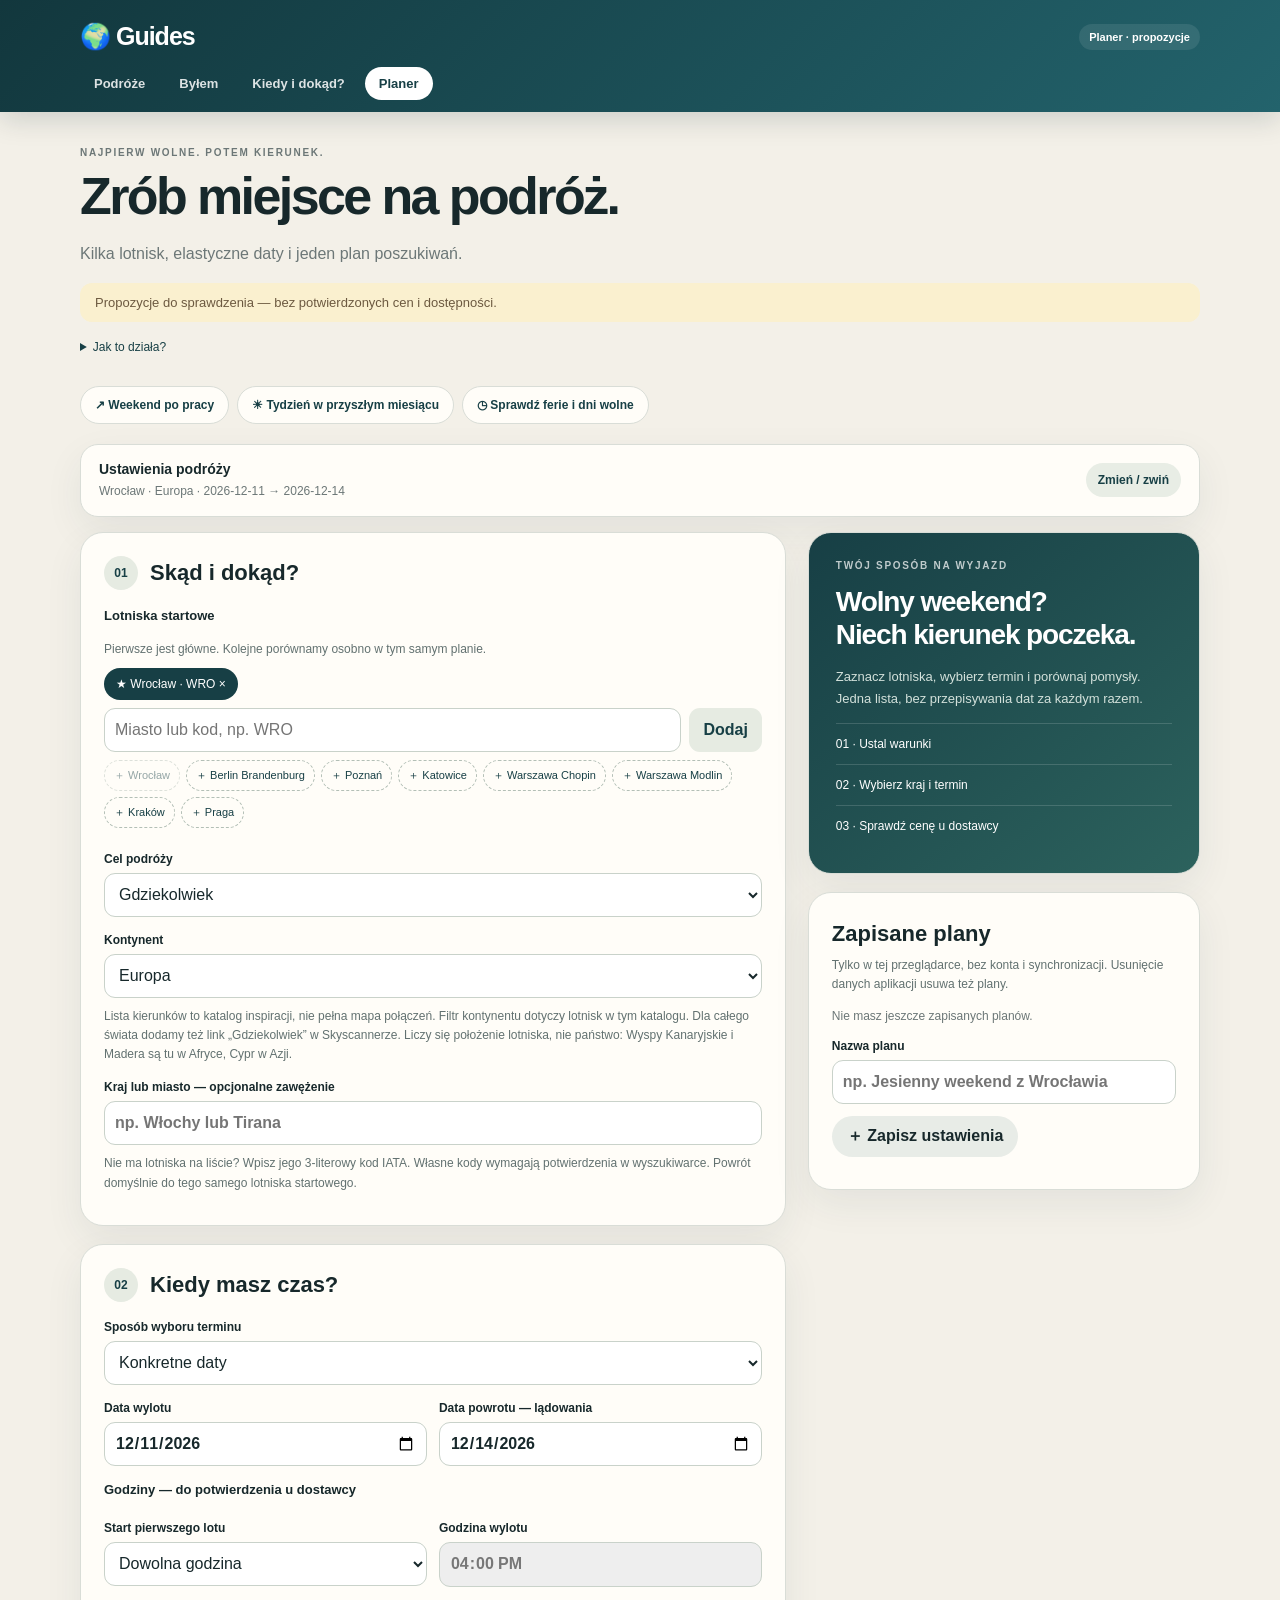
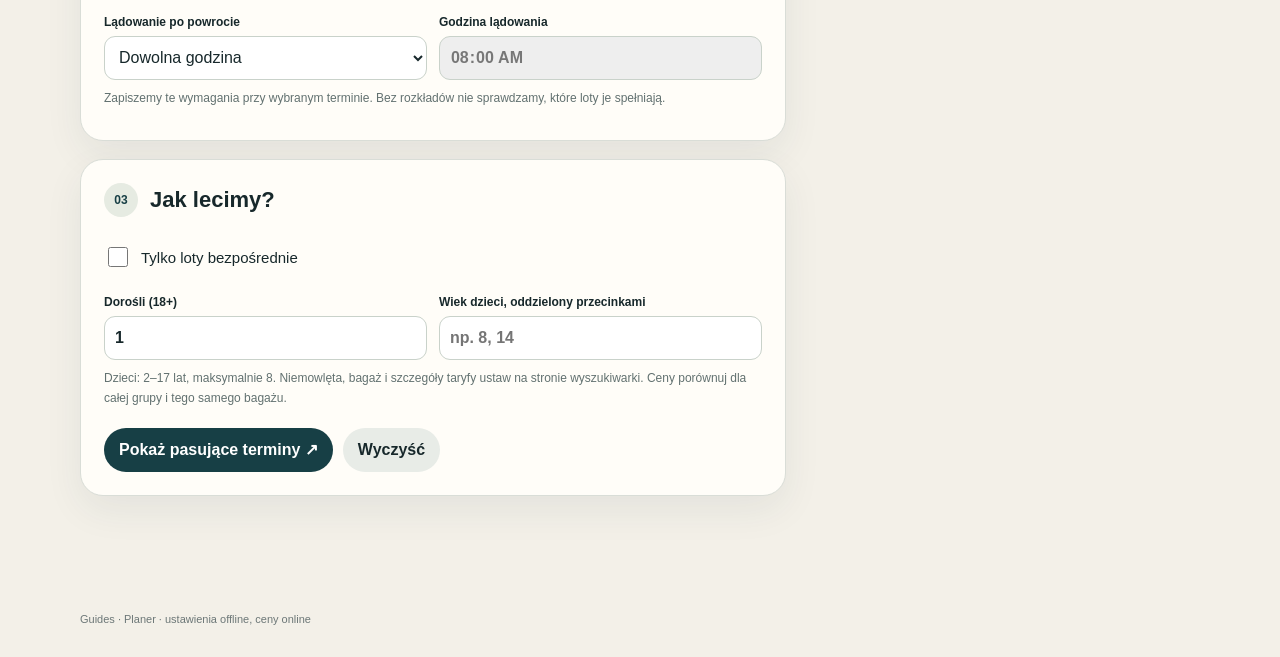
<file: tools/planer/index.html>
<!doctype html>
<html lang="pl">
<head>
  <meta charset="utf-8">
  <meta name="viewport" content="width=device-width,initial-scale=1,viewport-fit=cover">
  <meta name="theme-color" content="#173f45">
  <meta name="apple-mobile-web-app-capable" content="yes">
  <title>Planer podróży · Guides</title>
  <link rel="manifest" href="../../manifest.webmanifest">
  <link rel="apple-touch-icon" href="../kiedy-i-dokad/icon-192.png">
  <link rel="icon" href="../kiedy-i-dokad/favicon-32.png">
  <link rel="stylesheet" href="../../styles.css">
  <link rel="stylesheet" href="./planer.css">
  <script src="./core.js" defer></script>
  <script src="./planer.js" defer></script>
</head>
<body>
  <header class="app-header">
    <div class="wrap header-row"><a class="brand" href="../../">🌍 Guides</a><span class="connection" id="networkStatus">Planer podróży</span></div>
    <nav class="wrap app-tabs" aria-label="Główne sekcje">
      <a class="app-tab" href="../../">Podróże</a><a class="app-tab" href="../../#by%C5%82em">Byłem</a><a class="app-tab" href="../kiedy-i-dokad/">Kiedy i dokąd?</a><a class="app-tab is-active" href="./" aria-current="page">Planer</a>
    </nav>
  </header>
  <main class="wrap planner">
    <div class="planner-heading"><div class="eyebrow dark">NAJPIERW WOLNE. POTEM KIERUNEK.</div><h1>Zrób miejsce na podróż.</h1><p>Kilka lotnisk, elastyczne daty i jeden plan poszukiwań.</p></div>
    <p class="availability-note">Propozycje do sprawdzenia — bez potwierdzonych cen i dostępności.</p>
    <details class="how-it-works"><summary>Jak to działa?</summary><p>Wybierz terminy i kierunki, a potem sprawdź loty u dostawcy. Guides wylicza daty, ale nie pobiera rozkładów ani cen. Godziny i loty bezpośrednie to zapisane wymagania do potwierdzenia, nie zweryfikowane oferty.</p><p>Skyscanner: przekazujemy lotniska, daty startu obu lotów, pasażerów oraz prośbę o loty bezpośrednie i sortowanie cenowe. Google Flights otrzymuje zapytanie tekstowe. Potwierdź wszystkie ustawienia, bagaż oraz datę i godzinę lądowania. Lot powrotny może zaczynać się dzień wcześniej.</p></details>
    <div class="preset-row" aria-label="Pomysły na wyszukiwanie"><button type="button" data-preset="weekend">↗ Weekend po pracy</button><button type="button" data-preset="week">☀ Tydzień w przyszłym miesiącu</button><a href="../kiedy-i-dokad/">◷ Sprawdź ferie i dni wolne</a></div>
    <details id="filterPanel" class="filter-panel" open>
      <summary id="filterSummary"><span><strong>Ustawienia podróży</strong><span id="searchSummary">Lotniska, termin i sposób podróży</span></span><span class="edit-label">Zmień / zwiń</span></summary>
    <div class="planner-layout">
      <form id="plannerForm" novalidate>
        <section class="planner-card">
          <div class="step-title"><span>01</span><h2>Skąd i dokąd?</h2></div>
          <fieldset><legend>Lotniska startowe</legend><p class="hint">Pierwsze jest główne. Kolejne porównamy osobno w tym samym planie.</p><div id="originChips" class="chips"></div><div class="add-airport"><input id="originInput" list="airports" placeholder="Miasto lub kod, np. WRO" aria-label="Dodaj lotnisko startowe" autocomplete="off"><button type="button" data-add="origins">Dodaj</button></div><div class="quick-airports" id="nearbyAirports"></div></fieldset>
          <label class="field">Cel podróży<select id="destinationMode"><option value="anywhere">Gdziekolwiek</option><option value="airports">Wybrane lotniska</option></select></label>
          <div id="continentPanel"><label class="field">Kontynent<select id="continent"><option value="all">Cały świat</option><option value="EU">Europa</option><option value="AF">Afryka</option><option value="AS">Azja</option><option value="NA">Ameryka Północna</option><option value="SA">Ameryka Południowa</option><option value="OC">Oceania</option></select></label><p class="hint">Lista kierunków to katalog inspiracji, nie pełna mapa połączeń. Filtr kontynentu dotyczy lotnisk w tym katalogu. Dla całego świata dodamy też link „Gdziekolwiek” w Skyscannerze. Liczy się położenie lotniska, nie państwo: Wyspy Kanaryjskie i Madera są tu w Afryce, Cypr w Azji.</p></div>
          <fieldset id="destinationPanel" hidden><legend>Lotniska docelowe</legend><div id="destinationChips" class="chips"></div><div class="add-airport"><input id="destinationInput" list="airports" placeholder="Miasto lub kod, np. TIA" aria-label="Dodaj lotnisko docelowe" autocomplete="off"><button type="button" data-add="destinations">Dodaj</button></div></fieldset>
          <label class="field">Kraj lub miasto — opcjonalne zawężenie<input id="destinationQuery" type="search" placeholder="np. Włochy lub Tirana"></label>
          <p class="hint">Nie ma lotniska na liście? Wpisz jego 3-literowy kod IATA. Własne kody wymagają potwierdzenia w wyszukiwarce. Powrót domyślnie do tego samego lotniska startowego.</p>
          <datalist id="airports"></datalist>
        </section>
        <section class="planner-card">
          <div class="step-title"><span>02</span><h2>Kiedy masz czas?</h2></div>
          <label class="field">Sposób wyboru terminu<select id="dateMode"><option value="exact">Konkretne daty</option><option value="range">Przedział dat</option><option value="month">Miesiąc i długość podróży</option></select></label>
          <div id="exactPanel" class="fields-two"><label class="field">Data wylotu<input id="departDate" type="date" required></label><label class="field">Data powrotu — lądowania<input id="returnDate" type="date" required></label></div>
          <div id="rangePanel" hidden><div class="fields-two"><label class="field">Wylot od<input id="departFrom" type="date"></label><label class="field">Wylot do<input id="departTo" type="date"></label><label class="field">Lądowanie po powrocie od<input id="returnFrom" type="date"></label><label class="field">Lądowanie po powrocie do<input id="returnTo" type="date"></label></div></div>
          <div id="monthPanel" class="fields-two" hidden><label class="field">Miesiąc wylotu<input id="departMonth" type="month"></label><label class="field">Miesiąc powrotu<input id="returnMonth" type="month"></label></div>
          <div id="durationPanel" hidden><div class="fields-two"><label class="field">Noce między datami — minimum<input id="minDays" type="number" min="1" max="90" step="1"></label><label class="field">Noce między datami — maksimum<input id="maxDays" type="number" min="1" max="90" step="1"></label></div><p class="hint">Piątek → niedziela = 2 noce (3 dni kalendarzowe). Piątek → poniedziałek = 3 noce. Liczymy odstęp między datą wylotu i lądowania po powrocie, nie liczbę noclegów w hotelu.</p><p id="durationExample" class="duration-example" aria-live="polite"></p></div>
          <div id="weekdaysPanel" hidden><fieldset><legend>Dni tygodnia — wylot</legend><div id="departDays" class="weekdays"></div></fieldset><fieldset><legend>Dni tygodnia — lądowanie po powrocie</legend><div id="returnDays" class="weekdays"></div></fieldset><p class="hint">Wszystkie zaznaczone = dowolny dzień. Terminy liczymy według dat lokalnych lotnisk.</p></div>
          <fieldset><legend>Godziny — do potwierdzenia u dostawcy</legend><div class="fields-two"><label class="field">Start pierwszego lotu<select id="departTimeRule"><option value="any">Dowolna godzina</option><option value="after">Po godzinie</option><option value="before">Przed godziną</option></select></label><label class="field">Godzina wylotu<input id="departTime" type="time" value="16:00" disabled></label><label class="field">Lądowanie po powrocie<select id="returnTimeRule"><option value="any">Dowolna godzina</option><option value="before">Przed godziną</option><option value="after">Po godzinie</option></select></label><label class="field">Godzina lądowania<input id="returnTime" type="time" value="08:00" disabled></label></div><p class="hint">Zapiszemy te wymagania przy wybranym terminie. Bez rozkładów nie sprawdzamy, które loty je spełniają.</p></fieldset>
        </section>
        <section class="planner-card">
          <div class="step-title"><span>03</span><h2>Jak lecimy?</h2></div>
          <label class="check-field"><input id="directOnly" type="checkbox"> Tylko loty bezpośrednie</label>
          <div class="fields-two"><label class="field">Dorośli (18+)<input id="adults" type="number" min="1" max="9" value="1"></label><label class="field">Wiek dzieci, oddzielony przecinkami<input id="children" placeholder="np. 8, 14" inputmode="numeric"></label></div><p class="hint">Dzieci: 2–17 lat, maksymalnie 8. Niemowlęta, bagaż i szczegóły taryfy ustaw na stronie wyszukiwarki. Ceny porównuj dla całej grupy i tego samego bagażu.</p>
          <div id="formError" role="alert" tabindex="-1" hidden></div>
          <div class="form-actions"><button class="pill-button dark" type="submit" id="prepareButton">Pokaż pasujące terminy ↗</button><button class="pill-button" type="button" id="resetForm">Wyczyść</button></div><p id="autoUpdateNote" class="hint" hidden>Zmiany automatycznie aktualizują plan poniżej. Ten przycisk tylko zwija ustawienia.</p>
        </section>
      </form>
      <aside class="planner-aside">
        <section class="planner-card plan-note"><div class="eyebrow">TWÓJ SPOSÓB NA WYJAZD</div><h2>Wolny weekend?<br>Niech kierunek poczeka.</h2><p>Zaznacz lotniska, wybierz termin i porównaj pomysły. Jedna lista, bez przepisywania dat za każdym razem.</p><div class="note-line">01 · Ustal warunki</div><div class="note-line">02 · Wybierz kraj i termin</div><div class="note-line">03 · Sprawdź cenę u dostawcy</div></section>
        <section class="planner-card"><h2>Zapisane plany</h2><p class="hint">Tylko w tej przeglądarce, bez konta i synchronizacji. Usunięcie danych aplikacji usuwa też plany.</p><div id="savedPlans"></div><label class="field">Nazwa planu<input id="planName" maxlength="70" placeholder="np. Jesienny weekend z Wrocławia"></label><button id="savePlan" class="pill-button" type="button">＋ Zapisz ustawienia</button><p id="saveStatus" role="status" class="hint"></p></section>
      </aside>
    </div>
    </details>
    <section id="results" class="planner-card results-section" hidden aria-labelledby="resultsTitle">
      <div class="eyebrow dark">OD PLANU DO PODRÓŻY</div><h2 id="resultsTitle" tabindex="-1">Wybierz swój termin</h2><p id="resultSummary" aria-live="polite"></p>
      <p id="planError" class="notice" role="status" hidden></p>
      <div id="planContent">
        <div id="beforeCalendar"></div>
        <section id="calendarSection" aria-labelledby="calendarTitle"><h3 id="calendarTitle">Pasujące terminy</h3><p class="hint">Otwórz miesiąc i zaznacz do 3 terminów do porównania. To daty zgodne z kalendarzem, nie potwierdzone loty.</p><div id="selectedDates" class="selected-dates"></div><p id="selectionStatus" class="hint" role="status"></p><div id="monthCalendar" class="month-calendar"></div></section>
        <div id="afterCalendar"><section id="directionPicker" aria-labelledby="directionTitle"><h3 id="directionTitle">Wybierz kierunek</h3><p id="directionHint" class="hint"></p><div id="countryResults"></div></section></div>
        <section id="handoff" class="handoff" hidden aria-labelledby="handoffTitle"><h3 id="handoffTitle">Sprawdź wybrany wariant</h3><p id="handoffRoute"></p><div id="originChoices" class="origin-choices"></div><p id="transferNote" class="hint"></p><div id="handoffLinks"></div></section>
      </div>
    </section>
    <noscript><p>Planer wymaga włączonego JavaScript.</p></noscript>
  </main>
  <footer class="wrap">Guides · Planer · ustawienia offline, ceny online</footer>
</body>
</html>
</file>
<file: styles.css>
:root{--bg:#f3f0e8;--paper:#fffdf8;--ink:#17282b;--muted:#6c7777;--brand:#173f45;--brand2:#236670;--line:#d9ddd7;--visit:#c96e4d;--visit2:#a64e38;--shadow:0 14px 38px #173f4512}
*{box-sizing:border-box}html{background:var(--bg);scroll-behavior:smooth}body{margin:0;font-family:-apple-system,BlinkMacSystemFont,"Segoe UI",Arial,sans-serif;background:var(--bg);color:var(--ink)}button,a,input{font:inherit}button,a{-webkit-tap-highlight-color:transparent}.wrap{width:min(1120px,calc(100% - 32px));margin-inline:auto}[hidden]{display:none!important}.eyebrow{font-size:10px;font-weight:850;letter-spacing:.17em;opacity:.72}.eyebrow.dark{color:var(--muted);opacity:1}
.app-header{position:sticky;top:0;z-index:20;padding-top:max(14px,env(safe-area-inset-top));background:linear-gradient(135deg,#12373d,#23636c);color:#fff;box-shadow:0 8px 26px #0c292e28}.header-row{display:flex;justify-content:space-between;align-items:center}.brand{border:0;background:none;color:#fff;font-size:25px;font-weight:850;letter-spacing:-.04em;padding:8px 0;cursor:pointer}.connection{font-size:11px;font-weight:750;padding:7px 10px;border-radius:999px;background:#ffffff17}.connection.offline{background:#82512c}.app-tabs{display:flex;gap:6px;padding-block:8px 12px;overflow-x:auto}.app-tab{border:0;background:transparent;color:#ffffffd9;text-decoration:none;font-size:13px;font-weight:750;padding:9px 14px;border-radius:999px;white-space:nowrap;cursor:pointer}.app-tab.is-active{background:#fff;color:var(--brand)}
.trips-intro{position:relative;min-height:250px;padding:50px 0 42px;color:#fff}.app-view[data-view=trips]{background:linear-gradient(150deg,#143e45 0,#1c5961 250px,var(--bg) 251px)}.trips-intro h1,.been-heading h1{margin:7px 0 9px;font-size:clamp(38px,7vw,62px);line-height:1;letter-spacing:-.05em}.trips-intro p,.been-heading p{margin:0;max-width:590px;line-height:1.5;opacity:.82}.hero-orbit{position:absolute;right:3%;top:35px;width:160px;height:160px;border:1px solid #ffffff26;border-radius:50%;opacity:.8}.hero-orbit:before,.hero-orbit:after{content:"";position:absolute;border:1px solid #ffffff25;border-radius:50%;inset:24px}.hero-orbit:after{inset:51px}.hero-orbit span{position:absolute}.hero-orbit span:nth-child(1){right:7px;top:42px}.hero-orbit span:nth-child(2){left:20px;bottom:19px}.hero-orbit span:nth-child(3){left:73px;top:72px;color:#e2a780}.trips-content{padding-bottom:60px}
.install-panel{display:flex;align-items:center;justify-content:space-between;gap:20px;background:var(--paper);border:1px solid var(--line);border-radius:20px;padding:18px 20px;box-shadow:var(--shadow);margin-bottom:32px}.install-panel p{margin:5px 0 0;color:var(--muted);font-size:14px}.pill-button,.small-button,.icon-button{border:0;border-radius:999px;cursor:pointer;font-weight:800}.pill-button{padding:10px 15px;background:#e8ece7;color:var(--ink);white-space:nowrap}.pill-button.dark{background:var(--brand);color:#fff}.pill-button.ghost{background:#eceeea}.small-button{padding:8px 11px;background:var(--brand);color:#fff;font-size:11px}.icon-button{width:40px;height:40px;background:var(--paper);border:1px solid var(--line);color:var(--brand);font-size:20px}.section-heading{display:flex;align-items:end;justify-content:space-between;gap:16px;margin-bottom:14px}.section-heading h2,h2{font-size:25px;margin:5px 0 0}.storage{color:var(--muted);font-size:11px;text-align:right}.guide-grid{display:grid;grid-template-columns:repeat(2,minmax(0,1fr));gap:16px}.guide-card{position:relative;overflow:hidden;min-height:285px;border-radius:26px;padding:22px;display:flex;flex-direction:column;justify-content:flex-end;color:#fff;box-shadow:var(--shadow)}.guide-card::before{content:"";position:absolute;inset:0;background:linear-gradient(180deg,transparent 10%,#07191bd1 100%);pointer-events:none}.guide-card>*{position:relative}.guide-card.namibia{background:linear-gradient(145deg,#a66d32,#455d3e)}.guide-card.pescara{background:linear-gradient(145deg,#087282,#d39a42)}.guide-card.nyc{background:linear-gradient(145deg,#123552,#b64b36)}.guide-card .flag{font-size:40px}.guide-card h3{font-size:29px;margin:5px 0}.guide-card .meta{font-size:13px;opacity:.86;line-height:1.45;min-height:38px}.package-status{display:flex;align-items:center;gap:7px;margin:13px 0 10px;font-size:12px;font-weight:800}.status-dot{width:9px;height:9px;border-radius:50%;background:#fff8}.installed .status-dot{background:#7ce0a5}.stale .status-dot{background:#ffd174}.progress{height:5px;border-radius:99px;background:#ffffff35;overflow:hidden;margin:-3px 0 10px}.progress>span{display:block;height:100%;width:0;background:#fff;transition:width .15s}.card-actions{display:flex;gap:8px;flex-wrap:wrap}.action{border:0;border-radius:999px;padding:9px 12px;font-size:12px;font-weight:800;cursor:pointer;text-decoration:none}.action.primary{background:#fff;color:#18373c}.action.secondary{background:#ffffff1c;color:#fff;border:1px solid #ffffff55}.action:disabled{opacity:.6}.open-link[aria-disabled=true]{opacity:.5;pointer-events:none}.loading-card{grid-column:1/-1;background:var(--paper);border:1px solid var(--line);border-radius:20px;padding:30px;color:var(--muted)}
.travel-tool-card{display:grid;grid-template-columns:auto 1fr auto;align-items:center;gap:15px;margin-top:30px;padding:20px 22px;border-radius:23px;background:linear-gradient(135deg,#193d3b,#285c50);color:#fff}.travel-tool-icon{font-size:35px}.travel-tool-card strong,.travel-tool-card small{display:block}.travel-tool-card strong{font-size:19px;margin-top:3px}.travel-tool-card small{opacity:.72;margin-top:3px}.travel-tool-card a{display:grid;place-items:center;width:42px;height:42px;border-radius:50%;background:#ffffff15;color:#fff;text-decoration:none;font-size:22px}.help{margin-top:30px;padding:22px;background:#e9e6dd;border-radius:20px}.help h2{font-size:19px}.help ol{margin:12px 0 0;padding-left:22px;color:#526266;font-size:14px;line-height:1.65}
.app-view[data-view=been]{padding:38px 0 60px}.been-heading{display:flex;justify-content:space-between;align-items:end;gap:20px;margin-bottom:22px}.been-heading h1{font-size:46px}.been-heading p{color:var(--muted)}.been-tools{display:flex;gap:8px}.stats-grid{display:grid;grid-template-columns:1.1fr 1fr 1fr;gap:12px}.stat-card{background:var(--paper);border:1px solid var(--line);border-radius:20px;padding:17px 18px;box-shadow:0 8px 25px #173f4509}.stat-label{color:var(--muted);font-size:11px}.stat-value{font-size:27px;font-weight:850;letter-spacing:-.04em;margin-top:2px}.stat-value small{font-size:15px;color:var(--muted)}.stat-note{font-size:11px;color:#397252;margin-top:3px}.scope-row{display:flex;justify-content:space-between;align-items:center;gap:14px;margin-top:20px}.scope-buttons{display:flex;gap:6px;overflow-x:auto;padding-block:4px}.scope-button{border:1px solid var(--line);background:var(--paper);color:var(--muted);border-radius:999px;padding:8px 12px;font-size:11px;font-weight:800;white-space:nowrap;cursor:pointer}.scope-button.is-active{background:var(--brand);border-color:var(--brand);color:#fff}.country-search{display:flex;align-items:center;gap:8px;width:min(265px,100%);background:var(--paper);border:1px solid var(--line);border-radius:999px;padding:9px 12px}.country-search input{border:0;outline:0;background:transparent;min-width:0;width:100%;color:var(--ink)}.search-count{font-size:10px;color:var(--muted)}.search-results{position:relative;z-index:10;display:grid;grid-template-columns:repeat(3,1fr);gap:6px;margin-top:8px;background:var(--paper);border:1px solid var(--line);border-radius:18px;padding:9px;box-shadow:var(--shadow)}.search-result{display:flex;gap:8px;align-items:center;border:0;background:#f2f1ec;border-radius:12px;padding:9px;text-align:left;cursor:pointer}.search-result span{font-size:18px}.search-result small{display:block;color:var(--muted);font-size:10px}.globe-layout{display:grid;grid-template-columns:minmax(0,1.55fr) minmax(310px,.75fr);gap:14px;margin-top:14px}.globe-card,.country-panel{background:var(--paper);border:1px solid var(--line);border-radius:25px;box-shadow:var(--shadow);overflow:hidden}.globe-card{padding:15px}.globe-toolbar{display:flex;justify-content:space-between;align-items:center;gap:10px;font-size:11px;color:var(--muted)}.globe-wrap{position:relative;height:490px}.globe-wrap svg{display:block;width:100%;height:100%;touch-action:none}.map-loading{position:absolute;inset:0;display:grid;place-items:center;color:var(--muted);font-size:12px}.map-loading[hidden]{display:none}.map-legend{display:flex;justify-content:center;gap:15px;color:var(--muted);font-size:10px}.map-legend span{display:flex;align-items:center;gap:5px}.map-legend i{width:9px;height:9px;border-radius:50%;background:#bec8c4}.map-legend i.visited{background:var(--visit)}.map-legend i.selected{background:#f0c06c}.country-panel{padding:20px;min-height:545px}.country-empty{height:100%;display:grid;place-content:center;text-align:center;color:var(--muted)}.country-empty>span{font-size:50px;color:#b4bfba}.country-empty p{max-width:220px;line-height:1.45}.country-title{display:flex;align-items:flex-start;justify-content:space-between;gap:8px}.country-title h2{font-size:28px}.country-title .flag{font-size:34px}.country-meta{color:var(--muted);font-size:12px;margin-top:4px}.visit-toggle{width:100%;margin:17px 0 12px;border:0;border-radius:14px;padding:12px;background:var(--visit);color:#fff;font-weight:850;cursor:pointer}.visit-toggle.remove{background:#edf0eb;color:var(--brand)}.panel-label{font-size:9px;font-weight:900;letter-spacing:.16em;color:var(--muted);margin:18px 0 8px}.year-list{display:flex;flex-wrap:wrap;gap:6px}.year-chip{border:0;border-radius:999px;padding:7px 10px;background:var(--brand);color:#fff;font-size:11px;font-weight:850;cursor:pointer}.add-year{background:#e9ece7;color:var(--ink)}.place-list{list-style:none;padding:0;margin:0}.place-list li{border-top:1px solid #e5e5df}.place-button{width:100%;display:grid;grid-template-columns:auto 1fr auto;align-items:center;gap:10px;border:0;background:none;padding:11px 0;text-align:left;cursor:pointer;color:var(--ink)}.place-button .star{color:#b7b8ae;font-size:18px}.place-button.is-seen .star{color:var(--visit)}.place-button small{color:var(--muted)}.panel-tip{font-size:11px;line-height:1.45;color:var(--muted);padding:10px;background:#f1f2ed;border-radius:12px;margin-top:13px}
.passport-strip{display:grid;grid-template-columns:repeat(3,1fr);gap:10px;margin-top:14px}.passport-item{background:var(--brand);color:#fff;border-radius:18px;padding:14px 16px}.passport-item:nth-child(2){background:#9b573e}.passport-item:nth-child(3){background:#536a51}.passport-item small,.passport-item strong{display:block}.passport-item small{font-size:9px;letter-spacing:.12em;opacity:.72}.passport-item strong{margin-top:4px;font-size:15px}.challenges-section{margin-top:34px}.challenge-grid{display:grid;grid-template-columns:repeat(3,1fr);gap:12px}.challenge-card{background:var(--paper);border:1px solid var(--line);border-radius:20px;padding:17px;position:relative}.challenge-icon{font-size:29px}.challenge-card h3{font-size:16px;margin:10px 0 4px}.challenge-card p{margin:0;color:var(--muted);font-size:11px;line-height:1.4}.challenge-progress{height:6px;background:#e3e7e1;border-radius:99px;overflow:hidden;margin-top:14px}.challenge-progress span{display:block;height:100%;background:var(--visit);border-radius:inherit}.challenge-score{font-size:10px;font-weight:850;color:var(--visit2);margin-top:5px}.challenge-delete{position:absolute;right:10px;top:10px;border:0;background:none;color:#aaa;cursor:pointer}.privacy-note{display:flex;gap:12px;align-items:flex-start;margin-top:28px;padding:17px 18px;border:1px dashed #b9c2ba;border-radius:18px;color:var(--muted)}.privacy-note strong{color:var(--ink);font-size:13px}.privacy-note p{margin:4px 0 0;font-size:11px;line-height:1.45}
dialog{width:min(470px,calc(100% - 28px));border:0;border-radius:24px;padding:28px;color:var(--ink);box-shadow:0 24px 80px #06191d55}dialog::backdrop{background:#07191b99}.dialog-close{position:absolute;right:13px;top:10px;border:0;background:transparent;font-size:30px;color:var(--muted);cursor:pointer}dialog ol{padding-left:22px;line-height:1.7}dialog p{color:var(--muted)}.form-dialog form label{display:grid;gap:7px;font-size:12px;font-weight:800;margin-top:17px}.form-dialog input{width:100%;border:1px solid var(--line);background:#faf9f5;border-radius:13px;padding:12px;outline:0}.dialog-actions{display:flex;justify-content:flex-end;gap:8px;margin-top:20px}.dialog-lead{font-size:13px;line-height:1.45}.challenge-ideas{display:grid;grid-template-columns:1fr 1fr;gap:7px;margin-top:15px}.challenge-idea{border:1px solid var(--line);background:#f5f4ef;border-radius:14px;padding:10px;text-align:left;cursor:pointer}.challenge-idea.is-selected{border-color:var(--visit);background:#fff6ef}.challenge-idea strong,.challenge-idea small{display:block}.challenge-idea small{color:var(--muted);font-size:10px;margin-top:3px}.toast{position:fixed;z-index:50;left:50%;bottom:max(20px,env(safe-area-inset-bottom));transform:translate(-50%,20px);background:#102f34;color:#fff;border-radius:999px;padding:10px 15px;font-size:12px;font-weight:750;opacity:0;pointer-events:none;transition:.2s}.toast.is-visible{opacity:1;transform:translate(-50%,0)}footer{padding:24px 0 max(32px,env(safe-area-inset-bottom));color:var(--muted);font-size:11px}
@media(max-width:800px){.guide-grid,.challenge-grid{grid-template-columns:1fr 1fr}.globe-layout{grid-template-columns:1fr}.country-panel{min-height:0}.stats-grid{grid-template-columns:1fr 1fr}.stats-grid .stat-card:first-child{grid-column:1/-1}.scope-row{align-items:stretch;flex-direction:column}.country-search{width:100%}.search-results{grid-template-columns:1fr 1fr}.globe-wrap{height:430px}.passport-strip{grid-template-columns:1fr}}
@media(max-width:560px){.wrap{width:min(100% - 22px,1120px)}.app-header{position:relative}.connection{font-size:0}.connection:before{content:"●";font-size:12px}.trips-intro{min-height:220px;padding-top:38px}.hero-orbit{display:none}.guide-grid,.challenge-grid{grid-template-columns:1fr}.guide-card{min-height:245px}.install-panel{align-items:flex-start;flex-direction:column}.install-panel .pill-button{width:100%}.section-heading{align-items:flex-start}.been-heading{align-items:flex-start}.been-heading h1{font-size:41px}.stats-grid{grid-template-columns:1fr 1fr}.stat-card{padding:14px}.stat-value{font-size:23px}.globe-card{padding:11px}.globe-wrap{height:355px}.globe-toolbar span{max-width:170px}.search-results{grid-template-columns:1fr}.country-panel{padding:17px}.challenge-ideas{grid-template-columns:1fr}}
.globe-actions{display:flex;align-items:center;gap:5px}.map-button{width:32px;height:32px;border:1px solid var(--line);border-radius:50%;background:#f2f3ef;color:var(--brand);font-size:18px;font-weight:850;cursor:pointer}
@media(max-width:560px){.globe-toolbar{align-items:flex-start;flex-direction:column}.globe-actions{width:100%;justify-content:flex-end}.globe-toolbar span{max-width:none}}
@media(display-mode:standalone){.install-panel{display:none}}@media(prefers-reduced-motion:reduce){html{scroll-behavior:auto}}
</file>
<file: shared/common.css>
.travel-guides-home {
  position: fixed;
  z-index: 10000;
  top: max(10px, env(safe-area-inset-top));
  left: max(10px, env(safe-area-inset-left));
  display: inline-flex;
  align-items: center;
  gap: 7px;
  min-height: 36px;
  padding: 8px 12px;
  border: 1px solid rgba(255, 255, 255, 0.24);
  border-radius: 999px;
  background: rgba(18, 39, 43, 0.86);
  box-shadow: 0 8px 22px rgba(0, 0, 0, 0.2);
  color: #fff;
  font: 700 12px/1.2 -apple-system, BlinkMacSystemFont, "Segoe UI", sans-serif;
  letter-spacing: 0.02em;
  text-decoration: none;
  -webkit-backdrop-filter: blur(12px);
  backdrop-filter: blur(12px);
}

.travel-guides-home:hover,
.travel-guides-home:focus-visible {
  background: rgba(23, 97, 107, 0.96);
  outline: 2px solid rgba(255, 255, 255, 0.8);
  outline-offset: 2px;
}

.travel-guides-home--needs-space ~ header {
  padding-top: max(56px, calc(env(safe-area-inset-top) + 46px)) !important;
}

.travel-guides-home--needs-space + .wrap {
  padding-top: 48px;
}

@media (max-width: 520px) {
  .travel-guides-home {
    min-height: 34px;
    padding: 7px 10px;
    font-size: 11px;
  }
}
</file>
<file: nyc/styles.css>
:root {
  --navy: #0b1f33;
  --navy-2: #153a5b;
  --paper: #f5f1e8;
  --card: #fffdf8;
  --ink: #17202a;
  --muted: #66727e;
  --line: #ddd7ca;
  --taxi: #f5c518;
  --taxi-deep: #c99700;
  --brick: #a94f3d;
  --river: #4f91b6;
  --park: #57775a;
  --success: #2d7653;
  --danger: #b0443a;
  --shadow: 0 12px 32px rgba(11, 31, 51, .12);
}

* { box-sizing: border-box; }

html { background: var(--navy); }

body {
  margin: 0;
  min-width: 320px;
  background: var(--paper);
  color: var(--ink);
  font-family: Inter, ui-sans-serif, -apple-system, BlinkMacSystemFont, "Segoe UI", sans-serif;
  -webkit-font-smoothing: antialiased;
}

button, input { font: inherit; }
button { color: inherit; }

.app-shell { min-height: 100dvh; }

.topbar {
  position: relative;
  z-index: 20;
  display: flex;
  align-items: center;
  justify-content: center;
  min-height: calc(50px + env(safe-area-inset-top));
  padding: env(safe-area-inset-top) 16px 4px;
  background: var(--paper);
}

.eyebrow {
  margin: 0 0 3px;
  color: var(--taxi);
  font-size: 11px;
  font-weight: 800;
  letter-spacing: .13em;
  text-transform: uppercase;
}

.topbar h1 { margin: 0; font-family: Georgia, serif; font-size: 25px; letter-spacing: -.02em; }

.topbar-home { padding: 0; border: 0; color: inherit; background: transparent; text-align: left; }

.icon-button {
  width: 42px;
  height: 42px;
  border: 1px solid rgba(255,255,255,.35);
  border-radius: 50%;
  color: var(--navy);
  background: var(--taxi);
  font-size: 12px;
  font-weight: 900;
  letter-spacing: .08em;
  box-shadow: 0 5px 16px rgba(11,31,51,.28);
}

.context-back {
  position: sticky;
  top: 8px;
  z-index: 18;
  display: block;
  width: calc(100% - 4px);
  margin: 12px 2px 10px;
  padding: 11px 14px;
  border: 1px solid rgba(245,197,24,.55);
  border-radius: 14px;
  color: var(--paper);
  background: rgba(11,31,51,.96);
  box-shadow: 0 8px 22px rgba(11,31,51,.2);
  font-size: 13px;
  font-weight: 800;
  text-align: left;
}

.context-back[hidden] { display: none; }

.day-at-glance {
  margin: 18px 0;
  padding: 15px;
  border: 1px solid var(--line);
  border-radius: 20px;
  background: linear-gradient(145deg, #fffdf8, #f1ede3);
}

.day-glance-head { display: grid; gap: 4px; }
.day-glance-head strong { color: var(--navy); font-family: Georgia, serif; font-size: 15px; line-height: 1.35; }
.day-route-diagram { display: flex; align-items: center; margin-top: 15px; padding: 3px 1px 9px; }
.day-node { flex: 0 1 72px; min-width: 62px; min-height: 76px; padding: 8px 5px; border: 2px solid white; border-radius: 17px; color: white; background: var(--navy-2); box-shadow: 0 5px 13px rgba(11,31,51,.15); }
.day-node b { display: grid; place-items: center; width: 28px; height: 28px; margin: 0 auto 5px; border-radius: 50%; color: var(--navy); background: rgba(255,255,255,.85); font-size: 16px; }
.day-node span { display: block; font-size: 10px; font-weight: 900; line-height: 1.15; }
.node-midtown { background: #b98f00; }
.node-village { background: #a94f3d; }
.node-museum { background: #796394; }
.node-park { background: #57775a; }
.node-queens { background: #3f806a; }
.node-west { background: #3e7f9f; }
.node-port, .node-downtown { background: #c26738; }
.node-bronx { background: #5b7088; }
.node-brooklyn { background: #496f8d; }
.node-harlem { background: #9e5879; }
.node-brama { background: var(--navy); }
.day-leg { flex: 1 1 76px; min-width: 38px; max-width: 90px; display: grid; place-items: center; color: var(--muted); text-align: center; }
.day-leg span { max-width: 90px; font-size: 9px; font-weight: 700; line-height: 1.2; }
.day-leg i { width: 100%; margin-top: 5px; overflow: hidden; color: var(--brick); font-size: 18px; font-style: normal; letter-spacing: -.1em; }
.day-at-glance > p { margin: 3px 0 0; color: var(--muted); font-size: 10px; }

@media (max-width: 540px) {
  .day-route-diagram { display: grid; grid-template-columns: 80px 1fr; overflow: visible; }
  .day-node { grid-column: 1; width: 80px; }
  .day-leg { grid-column: 1 / -1; grid-template-columns: 80px 1fr; width: 100%; min-width: 0; max-width: none; min-height: 40px; }
  .day-leg span { grid-column: 2; max-width: none; padding-left: 12px; text-align: left; }
  .day-leg i { grid-column: 1; grid-row: 1; width: 80px; transform: rotate(90deg); }
}

main { max-width: 760px; margin: 0 auto; padding: 0 16px 28px; }

.view-heading { margin: 4px 2px 16px; }
.view-heading h2 { margin: 0; font-family: Georgia, serif; font-size: 28px; letter-spacing: -.025em; }
.view-heading p { margin: 6px 0 0; color: var(--muted); font-size: 14px; line-height: 1.45; }

.journeys-heading { margin: 8px 2px 18px; }
.journeys-heading > span { color: var(--brick); font-size: 10px; font-weight: 900; letter-spacing: .1em; text-transform: uppercase; }
.journeys-heading h2 { margin: 6px 0 5px; font-family: Georgia,serif; font-size: 30px; line-height: 1.04; }
.journeys-heading p { margin: 0; color: var(--muted); font-size: 13px; }
.journey-grid { display: grid; gap: 13px; }
.journey-card { position: relative; min-height: 230px; padding: 17px; overflow: hidden; border: 0; border-radius: 24px; color: white; background: linear-gradient(145deg,color-mix(in srgb,var(--journey) 76%,#0b1f33),#0b1f33 88%); box-shadow: 0 12px 30px rgba(11,31,51,.16); cursor: pointer; }
.journey-card::after { content:""; position:absolute; right:-55px; bottom:-72px; width:180px; height:180px; border:22px solid color-mix(in srgb,var(--journey) 38%,transparent); border-radius:50%; }
.journey-top { position:relative; z-index:1; display:grid; grid-template-columns:auto 1fr auto; gap:10px; align-items:center; }
.journey-number { color:var(--taxi); font-family:Georgia,serif; font-size:29px; font-weight:900; }
.journey-date { color:rgba(255,255,255,.68); font-size:9px; font-weight:800; line-height:1.3; text-transform:uppercase; }
.journey-top b { display:grid; place-items:center; width:39px; height:39px; border:1px solid rgba(255,255,255,.3); border-radius:13px; background:rgba(255,255,255,.1); font-size:18px; }
.journey-map-line { position:relative; z-index:1; display:flex; align-items:center; justify-content:space-between; width:62%; margin:17px 0 12px; }
.journey-map-line::before { content:""; position:absolute; right:5px; left:5px; height:2px; background:linear-gradient(90deg,var(--taxi),rgba(255,255,255,.45)); }
.journey-map-line i { z-index:1; width:8px; height:8px; border:2px solid white; border-radius:50%; background:var(--journey); }
.journey-area { position:relative; z-index:1; color:var(--taxi); font-size:9px; font-weight:900; letter-spacing:.08em; text-transform:uppercase; }
.journey-card h3 { position:relative; z-index:1; max-width:82%; margin:5px 0 4px; font-family:Georgia,serif; font-size:21px; line-height:1.08; }
.journey-card > p { position:relative; z-index:1; max-width:85%; margin:0; color:rgba(255,255,255,.7); font-size:11px; line-height:1.4; }
.journey-footer { position:relative; z-index:1; display:flex; align-items:flex-end; justify-content:space-between; gap:12px; margin-top:15px; }
.journey-footer strong { font-size:10px; }
.journey-footer span { color:var(--taxi); font-size:10px; font-weight:900; }

.day-adventure-map { margin:16px 0 12px; }
.day-map-heading { display:flex; align-items:flex-start; justify-content:space-between; gap:10px; margin-bottom:10px; }
.day-map-heading strong { display:block; font-family:Georgia,serif; font-size:18px; }
.day-map-heading p { margin:4px 0 0; color:var(--muted); font-size:11px; }
.day-map-heading > button { flex:0 0 auto; padding:8px 9px; border:0; border-radius:10px; color:white; background:var(--navy); font-size:9px; font-weight:850; }
.day-map-board { position:relative; width:100%; overflow:hidden; border-radius:21px; background:#74b6d2; box-shadow:inset 0 0 0 1px rgba(11,31,51,.14); touch-action:none; cursor:grab; }
.day-map-canvas { position:absolute; inset:0; transform:translate(var(--map-x,0),var(--map-y,0)) scale(var(--map-scale,1)); transform-origin:50% 50%; will-change:transform; }
.day-map-base { position:absolute; z-index:0; max-width:none; height:auto; pointer-events:none; user-select:none; }
.arrival-map-board { --day-bg-position:55% 54%; --day-bg-size:145% auto; }
.village-adventure-map .day-map-board { --day-bg-position:52% 33%; --day-bg-size:190% auto; }
.day-map-board::after { content:""; position:absolute; inset:0; background:linear-gradient(135deg,rgba(169,79,61,.14),transparent 55%); pointer-events:none; }
.day-map-board svg { position:absolute; inset:0; z-index:1; width:100%; height:100%; }
.day-route-path { fill:none; stroke-width:1.5; stroke-linecap:round; stroke-dasharray:2.5 2; filter:drop-shadow(0 2px 2px rgba(11,31,51,.45)); vector-effect:non-scaling-stroke; }
.day-route-walk { stroke:rgba(245,197,24,.98); }
.day-route-transit { stroke:#d64b3d; stroke-width:1.8; }
.day-map-stop { position:absolute; left:var(--left); top:var(--top); z-index:3; display:grid; justify-items:center; padding:0; border:0; background:transparent; transform:translate(-50%,-50%) scale(var(--map-inverse,1)); transform-origin:center; filter:drop-shadow(0 3px 5px rgba(11,31,51,.3)); pointer-events:none; }
.day-map-stop span { position:relative; z-index:5; display:grid; place-items:center; width:34px; height:34px; border:2px solid white; border-radius:50%; color:var(--navy); background:var(--taxi); font-weight:950; pointer-events:auto; cursor:pointer; }
.day-map-stop small { position:relative; z-index:1; margin-top:2px; padding:3px 6px; border-radius:999px; color:white; background:rgba(11,31,51,.82); font-size:8px; font-weight:850; white-space:nowrap; pointer-events:none; }
.day-map-stop:focus,.day-map-stop:hover,.day-map-stop.selected { z-index:20; }
.day-map-stop-offmap span { color:white; background:#d64b3d; }
.day-map-stop-offmap small { background:rgba(114,42,33,.9); }
.day-map-stop.selected span { color:white; background:var(--brick); box-shadow:0 0 0 5px rgba(245,197,24,.3); }
.day-map-detail { min-height:83px; margin-top:9px; padding:12px 13px; border:1px solid var(--line); border-radius:15px; background:var(--card); }
.day-map-detail strong { font-size:14px; }
.day-map-detail p { margin:4px 0 0; color:var(--muted); font-size:11px; line-height:1.4; }
.day-map-detail button { display:flex; align-items:center; justify-content:space-between; width:100%; margin-top:8px; padding:8px 10px; border:0; border-radius:10px; color:white; background:var(--navy); font-size:10px; font-weight:850; }
.day-map-detail button span { color:var(--taxi); font-size:16px; }

.day-module-nav { display:grid; grid-template-columns:1fr 1fr; gap:8px; margin:14px 0 4px; }
.day-module { display:grid; grid-template-columns:34px 1fr; gap:1px 9px; align-items:center; min-height:67px; padding:10px; border:1px solid var(--line); border-radius:15px; color:var(--navy); background:var(--card); text-align:left; }
.day-module b { grid-row:1 / 3; display:grid; place-items:center; width:34px; height:34px; border-radius:11px; color:var(--navy); background:#e9e4d9; }
.day-module span { align-self:end; font-size:11px; font-weight:900; }
.day-module small { align-self:start; color:var(--muted); font-size:8px; line-height:1.25; }
.day-module.active { border-color:var(--navy); color:white; background:var(--navy); }
.day-module.active b,.day-module-feature b { background:var(--taxi); }
.day-module-feature { border-color:#c49c12; background:#fff7d5; }
.route-number-transit { color:white; background:#d64b3d !important; }
.museum-day-link { display:flex; align-items:center; justify-content:space-between; width:100%; margin:12px 0; padding:12px 14px; border:0; border-radius:13px; color:white; background:var(--navy); font-size:10px; font-weight:900; text-align:left; }
.museum-day-link span { color:var(--taxi); font-size:18px; }
.place-story { margin-top:10px; border:1px solid #d9d1c3; border-radius:12px; background:#fffaf0; }
.place-story summary { padding:10px 12px; color:var(--brick); font-size:10px; font-weight:900; cursor:pointer; }
.place-story p { margin:0; padding:0 12px 12px; font-size:11px; line-height:1.48; }
.food-moment + .food-moment { margin-top:18px; }
.food-moment-head { margin-bottom:9px; padding:11px 12px; border-left:4px solid var(--taxi); border-radius:4px 12px 12px 4px; background:#fff5cd; }
.food-moment-head span { font-size:12px; font-weight:900; }
.food-moment-head p { margin:3px 0 0; color:var(--muted); font-size:10px; }
.arrival-steps { display:grid; gap:9px; }
.arrival-steps article { display:grid; grid-template-columns:34px 1fr; gap:10px; padding:13px; border:1px solid var(--line); border-radius:15px; background:var(--card); }
.arrival-steps article > b { display:grid; place-items:center; width:34px; height:34px; border-radius:11px; color:var(--navy); background:var(--taxi); }
.arrival-steps h4,.arrival-evening-card h4 { margin:0 0 4px; font-size:13px; }
.arrival-steps p,.arrival-evening-card p { margin:0; color:var(--muted); font-size:11px; line-height:1.48; }
.transport-steps { margin-top:10px; border-top:1px solid var(--line); }
.transport-steps summary { padding-top:10px; color:var(--navy); font-size:10px; font-weight:900; cursor:pointer; }
.arrival-evening-list { display:grid; gap:10px; }
.arrival-evening-card { display:grid; grid-template-columns:43px 1fr; gap:11px; padding:14px; border:1px solid var(--line); border-radius:17px; background:var(--card); }
.arrival-evening-card > span { display:grid; place-items:center; width:43px; height:43px; border-radius:14px; color:var(--navy); background:var(--taxi); font-size:9px; font-weight:950; }
.arrival-evening-card small { display:block; margin-bottom:3px; color:var(--brick); font-size:8px; font-weight:900; text-transform:uppercase; }
.arrival-evening-card button { margin-top:9px; padding:7px 9px; border:1px solid #c8d2d9; border-radius:9px; color:var(--navy); background:white; font-size:9px; font-weight:850; }
.audio-chip,.reader,[data-museum-audio] { display:none !important; }

.today-command { position:relative; overflow:hidden; padding:22px; border-radius:26px; color:white; background:linear-gradient(145deg,#102d46,#061b2d); box-shadow:var(--shadow); }
.today-command::after { content:""; position:absolute; right:-60px; top:-70px; width:190px; height:190px; border:30px solid color-mix(in srgb,var(--today) 32%,transparent); border-radius:50%; }
.today-command h2 { position:relative; z-index:1; margin:7px 0 6px; font-family:Georgia,serif; font-size:29px; line-height:1.05; }
.today-command > p { position:relative; z-index:1; margin:0; color:#d9e2e9; font-size:12px; line-height:1.5; }
.today-preview { display:inline-flex; position:relative; z-index:1; margin-top:10px; padding:6px 9px; border-radius:999px; color:var(--navy); background:var(--taxi); font-size:8px; font-weight:900; }
.today-next { position:relative; z-index:1; margin:20px 0 12px; padding:13px 14px; border:1px solid rgba(255,255,255,.2); border-radius:15px; background:rgba(255,255,255,.08); }
.today-next small,.today-next strong { display:block; }.today-next small{margin-bottom:4px;color:var(--taxi);font-size:8px;font-weight:900;text-transform:uppercase}.today-next strong{font-size:12px}
.today-actions { position:relative; z-index:1; display:grid; grid-template-columns:1.25fr .75fr .9fr; gap:7px; }
.today-actions button { padding:10px 7px; border:0; border-radius:11px; color:var(--navy); background:white; font-size:9px; font-weight:900; }.today-actions button:first-child{background:var(--taxi)}
.journey-progress { display:grid; grid-template-columns:repeat(3,1fr); gap:8px; margin:12px 0 20px; }
.journey-progress div { padding:12px 8px; border:1px solid var(--line); border-radius:15px; background:var(--card); text-align:center; }.journey-progress strong,.journey-progress span{display:block}.journey-progress strong{font-family:Georgia,serif;font-size:21px}.journey-progress span{margin-top:2px;color:var(--muted);font-size:7px;font-weight:800}

.places-atlas-hero { position:relative; overflow:hidden; padding:23px; border-radius:27px; color:white; background:radial-gradient(circle at 85% 10%,rgba(245,197,24,.24),transparent 34%),linear-gradient(145deg,#12344e,#061b2d); box-shadow:var(--shadow); }
.places-atlas-hero > span,.region-hero > span { color:var(--taxi); font-size:8px; font-weight:950; letter-spacing:.13em; }
.places-atlas-hero h2,.region-hero h2 { margin:8px 0; font-family:Georgia,serif; font-size:29px; line-height:1.05; }
.places-atlas-hero p,.region-hero p { margin:0; color:#dce5eb; font-size:12px; line-height:1.55; }
.atlas-stats { display:grid; grid-template-columns:repeat(3,1fr); gap:8px; margin-top:20px; }.atlas-stats b{padding:9px;border:1px solid rgba(255,255,255,.18);border-radius:12px;font-family:Georgia,serif;font-size:18px;text-align:center}.atlas-stats small{display:block;margin-top:2px;color:#dce5eb;font-family:system-ui,sans-serif;font-size:7px}
.atlas-region-grid { display:grid; grid-template-columns:1fr 1fr; gap:9px; margin:14px 0 22px; }
.atlas-region-grid button { display:grid; grid-template-columns:34px 1fr; gap:1px 9px; align-items:center; min-height:70px; padding:11px; border:1px solid color-mix(in srgb,var(--region) 45%,#d5d0c5); border-radius:17px; color:var(--navy); background:linear-gradient(135deg,color-mix(in srgb,var(--region) 13%,white),#fffdf8); text-align:left; }
.atlas-region-grid button span { grid-row:1/3; display:grid; place-items:center; width:34px; height:34px; border-radius:50%; color:white; background:var(--region); font-size:9px; font-weight:900; }.atlas-region-grid button strong{align-self:end;font-size:10px}.atlas-region-grid button small{align-self:start;color:var(--muted);font-size:7px}
.atlas-region-grid .matylda-region-card{--region:#ef5fa7;border-color:#ef9bc4;background:linear-gradient(135deg,#ffe0f0,#fff8fb);box-shadow:0 7px 20px rgba(211,61,139,.14)}.atlas-region-grid .matylda-region-card strong{color:#d52f82;font-size:16px;letter-spacing:.08em}.atlas-region-grid .matylda-region-card small{color:#a12d68}.atlas-region-grid .matylda-region-card span{background:linear-gradient(145deg,#f26bad,#ce2f7e)}
.matylda-hero{position:relative;overflow:hidden;margin:12px 0 15px;padding:24px;border-radius:27px;color:#fff;background:radial-gradient(circle at 88% 10%,rgba(255,255,255,.28),transparent 34%),linear-gradient(145deg,#f36bad,#be286f);box-shadow:0 14px 32px rgba(190,40,111,.2)}.matylda-hero>span{font-size:8px;font-weight:950;letter-spacing:.14em}.matylda-hero h2{margin:8px 0;font-family:Georgia,serif;font-size:31px;line-height:1}.matylda-hero p{max-width:520px;margin:0;color:#fff4f9;font-size:12px;line-height:1.55}.matylda-atlas-list{display:grid;gap:10px}.matylda-atlas-card{position:relative;display:grid;grid-template-columns:44px 1fr;gap:12px;padding:14px;border:1px solid #efbed5;border-radius:19px;background:linear-gradient(145deg,#fff,#fff7fb);box-shadow:0 6px 18px rgba(11,31,51,.05)}.matylda-atlas-icon{display:grid;place-items:center;width:44px;height:44px;border-radius:14px;color:#fff;background:linear-gradient(145deg,#f36bad,#c92e78);font-size:20px}.matylda-atlas-card small{color:#c72c76;font-size:7px;font-weight:950;text-transform:uppercase}.matylda-atlas-card h3{margin:4px 0;font-size:13px}.matylda-atlas-card p{margin:0 0 9px;color:var(--muted);font-size:9px;line-height:1.45}.matylda-atlas-card .place-actions{display:flex;flex-wrap:wrap;gap:6px}.matylda-atlas-card .place-actions button,.matylda-atlas-card .place-actions a{width:auto;min-height:34px;padding:8px 10px;border-radius:10px;font-size:8px}.matylda-shopping-card{padding-top:38px;border:3px solid var(--navy);background:linear-gradient(145deg,#fff,#fff3f9);box-shadow:0 10px 25px rgba(11,31,51,.14)}.matylda-shopping-stamp{position:absolute;top:-3px;right:14px;padding:7px 15px 8px;border-radius:0 0 11px 11px;color:#fff;background:var(--navy);box-shadow:0 5px 12px rgba(11,31,51,.22);font-size:8px;font-weight:950;letter-spacing:.13em}.matylda-shopping-card .matylda-atlas-icon{background:var(--navy);box-shadow:0 5px 12px rgba(11,31,51,.18)}
.atlas-place-list { display:grid; gap:9px; }.atlas-place-card { display:grid; grid-template-columns:62px 1fr 15px; gap:11px; align-items:center; width:100%; padding:0; overflow:hidden; border:1px solid var(--line); border-radius:18px; color:var(--navy); background:var(--card); box-shadow:0 5px 16px rgba(11,31,51,.05); text-align:left; }
.atlas-place-card > img,.atlas-place-visual { width:62px; height:76px; object-fit:cover; }.atlas-place-visual{display:grid;place-items:center;color:var(--navy);background:linear-gradient(145deg,#f5c518,#ffd94a);font-size:24px}.atlas-place-copy{min-width:0;padding:9px 0}.atlas-place-copy small,.atlas-place-copy strong,.atlas-place-copy em{display:block}.atlas-place-copy small{overflow:hidden;color:var(--brick);font-size:7px;font-weight:900;text-overflow:ellipsis;white-space:nowrap}.atlas-place-copy strong{margin:3px 0;font-size:12px}.atlas-place-copy em{display:-webkit-box;overflow:hidden;color:var(--muted);font-size:8px;font-style:normal;line-height:1.35;-webkit-box-orient:vertical;-webkit-line-clamp:2}.atlas-place-card>b{font-size:18px}
.region-hero { margin:12px 0 14px; padding:22px; border-radius:25px; color:white; background:linear-gradient(145deg,color-mix(in srgb,var(--region) 86%,#102d46),#0b2438); }.region-hero>span{color:#fff}.region-list{margin-top:8px}
.place-detail-hero { display:grid; grid-template-columns:96px 1fr; gap:15px; align-items:end; margin:12px 0; overflow:hidden; border-radius:24px; color:white; background:linear-gradient(145deg,color-mix(in srgb,var(--region) 82%,#102d46),#0b2438); }.place-detail-hero>img,.place-detail-symbol{width:96px;height:150px;object-fit:cover}.place-detail-symbol{display:grid;place-items:center;background:rgba(255,255,255,.1);font-size:38px}.place-detail-hero>div{padding:15px 14px 16px 0}.place-detail-hero span{font-size:8px;font-weight:900;text-transform:uppercase}.place-detail-hero h2{margin:6px 0 5px;font-family:Georgia,serif;font-size:24px;line-height:1}.place-detail-hero p{margin:0;color:#e2e8ed;font-size:9px}
.place-detail-grid { display:grid; gap:9px; }.place-detail-grid article { padding:15px; border:1px solid var(--line); border-radius:17px; background:var(--card); }.place-detail-grid small{color:var(--brick);font-size:7px;font-weight:950;letter-spacing:.08em}.place-detail-grid p{margin:6px 0 0;font-size:11px;line-height:1.55}.place-detail-grid .photo-advice{border-color:#e1c34a;background:#fff7d8}
.place-detail-actions { display:grid; grid-template-columns:1fr 1fr; gap:8px; margin:10px 0; }.place-detail-actions button,.place-detail-actions a{display:grid;place-items:center;min-height:42px;padding:9px;border:0;border-radius:12px;color:white;background:var(--navy);font-size:9px;font-weight:900;text-decoration:none}.place-detail-actions a{color:var(--navy);background:var(--taxi)}
.inline-place-links{margin-top:9px}.day-panel>.inline-place-links{margin:6px 0 14px}.inline-place-links>small{display:block;margin-bottom:5px;color:var(--brick);font-size:6px;font-weight:950;letter-spacing:.09em}.inline-place-links>div{display:flex;flex-wrap:wrap;gap:5px}.inline-place-links button{display:inline-grid;grid-template-columns:22px auto 8px;gap:5px;align-items:center;min-height:32px;padding:5px 7px;border:1px solid #c8d3da;border-radius:10px;color:var(--navy);background:#fff;text-align:left}.inline-place-links button>span{display:grid;place-items:center;width:22px;height:22px;border-radius:7px;color:var(--navy);background:var(--taxi);font-size:11px}.inline-place-links button strong{font-size:7px;line-height:1.2}.inline-place-links button b{font-size:11px}
.place-visited { display:flex; align-items:center; gap:10px; padding:13px; border:1px solid var(--line); border-radius:15px; background:var(--card); }.place-visited input{width:20px;height:20px;accent-color:var(--brick)}.place-visited span,.place-visited strong,.place-visited small{display:block}.place-visited strong{font-size:10px}.place-visited small{color:var(--muted);font-size:8px}.place-visited.done{border-color:#78a48f;background:#edf7f2}
.atlas-place-list.compact .atlas-place-card{grid-template-columns:50px 1fr 15px}.atlas-place-list.compact .atlas-place-card>img,.atlas-place-list.compact .atlas-place-visual{width:50px;height:64px}
.shopping-wishlist { margin-top:24px; padding-top:18px; border-top:2px solid var(--navy); }.shopping-wishlist .section-heading-row h3{margin:3px 0}.shop-category{margin-top:17px}.shop-category>h4{margin:0 0 8px;color:var(--brick);font-size:11px}.shop-choice-grid{display:grid;gap:8px}.shop-choice{padding:12px;border:1px solid var(--line);border-radius:14px;background:var(--card)}.shop-choice>label{display:flex;align-items:center;gap:9px}.shop-choice input{width:19px;height:19px;accent-color:var(--brick)}.shop-choice label span,.shop-choice label strong,.shop-choice label small{display:block}.shop-choice label strong{font-size:11px}.shop-choice label small{margin-top:2px;color:var(--brick);font-size:7px;font-weight:900;text-transform:uppercase}.shop-choice p{margin:8px 0;color:var(--muted);font-size:9px;line-height:1.45}.shop-choice>a{color:var(--navy);font-size:8px;font-weight:900;text-decoration:none}.shop-choice.done{border-color:#78a48f;background:#edf7f2}
.shopping-route-box{margin:14px 0;padding:14px;border-radius:16px;background:var(--navy);color:#fff}.shopping-route-box p{margin:0 0 12px;font-size:10px;line-height:1.5}.shopping-route-primary{display:grid;grid-template-columns:40px 1fr;align-items:center;gap:1px 12px;width:100%;box-sizing:border-box;padding:13px 14px;border:2px solid #fff;border-radius:14px;background:var(--taxi);color:var(--navy);text-decoration:none;box-shadow:0 6px 18px rgba(0,0,0,.2)}.shopping-route-primary>span{grid-row:1/3;display:grid;place-items:center;width:38px;height:38px;border-radius:50%;background:var(--navy);color:#fff;font-size:23px}.shopping-route-primary strong{display:block;color:var(--navy);font-size:10px;line-height:1.2;letter-spacing:.06em}.shopping-route-primary small{display:block;color:var(--navy);font-size:7px;line-height:1.35;opacity:.76}.shopping-route-extra{display:inline-flex;margin-top:10px;padding:7px 10px;border:1px solid rgba(255,255,255,.35);border-radius:999px;color:#fff;font-size:8px;font-weight:800;text-decoration:none}.shopping-route-hint{display:block;margin-top:10px;color:rgba(255,255,255,.72);font-size:7px;line-height:1.45}

@media (min-width:720px) { .atlas-region-grid{grid-template-columns:repeat(3,1fr)}.atlas-place-list{grid-template-columns:1fr 1fr}.place-detail-grid{grid-template-columns:1fr 1fr}.place-detail-grid .photo-advice{grid-column:1/-1}.shop-choice-grid{grid-template-columns:1fr 1fr}.matylda-atlas-list{grid-template-columns:1fr 1fr} }

@media (min-width:620px) { .journey-grid { grid-template-columns:1fr 1fr; } }

.hero-card {
  position: relative;
  overflow: hidden;
  padding: 20px;
  border-radius: 22px;
  color: white;
  background: linear-gradient(145deg, var(--navy-2), var(--navy));
  box-shadow: var(--shadow);
}

.hero-card::after {
  content: "";
  position: absolute;
  right: -42px;
  bottom: -66px;
  width: 180px;
  height: 180px;
  border: 18px solid rgba(245,197,24,.12);
  border-radius: 50%;
}

.trip-map-card {
  margin-bottom: 24px;
  overflow: hidden;
  border: 1px solid var(--line);
  border-radius: 24px;
  background: var(--card);
  box-shadow: var(--shadow);
}

.home-screen { display: grid; gap: 18px; }
.home-screen .trip-map-card { margin: 0; border: 0; background: transparent; box-shadow: none; }
.home-screen .map-detail { margin-right: 0; margin-left: 0; border: 1px solid var(--line); background: rgba(255,253,248,.88); }
.home-screen .map-disclaimer { padding-right: 2px; padding-left: 2px; }

.home-modules { display: grid; grid-template-columns: 1fr 1fr; gap: 12px; }
.home-modules button { position: relative; display: grid; min-height: 148px; padding: 18px; overflow: hidden; border: 0; border-radius: 24px; color: white; background: linear-gradient(145deg, var(--navy-2), var(--navy)); box-shadow: var(--shadow); text-align: left; }
.home-modules button:nth-child(2) { background: linear-gradient(145deg, #b76550, var(--brick)); }
.home-modules button:nth-child(3) { background: linear-gradient(145deg, #7f70a3, #54446f); }
.home-modules button:nth-child(4) { color: var(--navy); background: linear-gradient(145deg, #f8d84e, var(--taxi)); }
.home-module-icon { display: grid; place-items: center; width: 43px; height: 43px; margin-bottom: 18px; border: 1px solid rgba(255,255,255,.34); border-radius: 14px; background: rgba(255,255,255,.13); font-size: 17px; font-weight: 900; }
.home-modules button:nth-child(4) .home-module-icon { border-color: rgba(11,31,51,.18); background: rgba(255,255,255,.32); }
.home-modules strong { align-self: end; font-family: Georgia, serif; font-size: 19px; }
.home-modules small { margin-top: 5px; color: rgba(255,255,255,.75); font-size: 11px; line-height: 1.35; }
.home-modules button:nth-child(4) small { color: rgba(11,31,51,.68); }
.home-modules button:active { transform: scale(.98); }

.strategic-map { position: relative; height: auto; aspect-ratio: 862 / 1742; margin: 0; overflow: hidden; border-radius: 20px; background: #74b6d2; box-shadow: inset 0 0 0 1px rgba(11,31,51,.12); touch-action: none; cursor: grab; }
.strategic-map:active { cursor: grabbing; }
.illustrated-map-canvas { position: relative; width: 100%; transform: translate(var(--map-x, 0), var(--map-y, 0)) scale(var(--map-scale, 1)); transform-origin: 50% 50%; will-change: transform; }
.illustrated-map img { display: block; width: 100%; height: auto; }

.interactive-region-layer { position: absolute; inset: 0; display: block; width: 100%; height: 100%; }
.soft-region {
  cursor: pointer;
  stroke: rgba(255,255,255,.88);
  stroke-width: 6;
  stroke-linecap: round;
  stroke-linejoin: round;
  opacity: .33;
  filter: drop-shadow(0 4px 8px rgba(11,31,51,.08));
  transition: opacity .18s ease, stroke-width .18s ease, filter .18s ease;
}
.soft-region:hover, .soft-region.selected { opacity: .58; stroke-width: 10; filter: drop-shadow(0 8px 13px rgba(11,31,51,.2)); }
.soft-region.region-midtown { fill: #f5c518; }
.soft-region.region-village { fill: #a94f3d; }
.soft-region.region-museum { fill: #8974a8; }
.soft-region.region-west { fill: #4f91b6; }
.soft-region.region-downtown { fill: #d37845; }
.soft-region.region-queens { fill: #4f8f75; }
.soft-region.region-bronx { fill: #6f8298; }
.soft-region.region-brooklyn { fill: #547b9b; }
.soft-region.region-harlem { fill: #b46a8c; }

.map-region-captions { position: absolute; inset: 0; z-index: 2; pointer-events: none; }
.map-region-caption { position: absolute; left: var(--left); top: var(--top); display: grid; justify-items: center; color: white; text-align: center; text-transform: uppercase; transform: translate(-50%,-50%) scale(var(--map-inverse, 1)); transform-origin: center; filter: drop-shadow(0 1px 2px rgba(11,31,51,.9)); }
.map-region-caption strong { font-size: 11px; font-weight: 950; letter-spacing: .05em; white-space: nowrap; }
.map-region-caption small { margin-top: 1px; font-size: 9px; font-weight: 900; letter-spacing: .03em; white-space: nowrap; }

.map-landmark { position: absolute; left: var(--left); top: var(--top); z-index: 3; display: grid; justify-items: center; gap: 2px; min-width: 48px; padding: 0; border: 0; color: var(--navy); background: transparent; transform: translate(-50%,-50%) scale(var(--map-inverse, 1)); filter: drop-shadow(0 3px 5px rgba(11,31,51,.24)); }
.map-landmark span { display: grid; place-items: center; width: 36px; height: 36px; border: 2px solid rgba(255,255,255,.92); border-radius: 50%; background: var(--taxi); font-size: 17px; transition: transform .18s ease, background .18s ease; }
.map-landmark small { padding: 3px 6px; border-radius: 999px; color: white; background: rgba(11,31,51,.78); font-size: 9px; font-weight: 850; white-space: nowrap; backdrop-filter: blur(5px); }
.map-landmark:hover span, .map-landmark:focus-visible span { color: white; background: var(--brick); transform: scale(1.14); }
.map-landmark.selected span { color: white; background: var(--brick); box-shadow: 0 0 0 5px rgba(245,197,24,.32); }
.map-compass { position: absolute; top: 12px; left: 12px; display: flex; gap: 4px; align-items: center; padding: 6px 8px; border-radius: 10px; color: var(--navy); background: rgba(255,255,255,.82); font-size: 10px; font-weight: 800; }
.map-compass span { color: var(--brick); font-size: 16px; }

.map-detail { min-height: 104px; margin: 12px; padding: 14px; border-radius: 16px; background: var(--paper); }
.map-detail strong { font-size: 16px; }
.map-detail p { margin: 6px 0 0; color: var(--muted); font-size: 13px; line-height: 1.45; }
.place-detail-icon { display: inline-grid; place-items: center; width: 25px; height: 25px; margin-right: 7px; border-radius: 50%; color: var(--navy); background: var(--taxi); font-weight: 900; }
.place-detail-meta { margin-top: 7px; color: var(--brick); font-size: 10px; font-weight: 850; }
.map-place-open { display: flex; align-items: center; justify-content: space-between; width: 100%; margin-top: 10px; padding: 9px 11px; border: 0; border-radius: 11px; color: white; background: var(--navy); font-size: 11px; font-weight: 850; text-align: left; }
.map-place-open span { color: var(--taxi); font-size: 17px; }
.region-swatch { display: inline-block; width: 11px; height: 11px; margin-right: 7px; border-radius: 50%; }
.map-day-links { display: flex; flex-wrap: wrap; gap: 7px; margin-top: 10px; }
.map-day-links button { padding: 7px 9px; border: 1px solid var(--line); border-radius: 10px; color: var(--navy); background: white; font-size: 11px; font-weight: 800; }
.map-disclaimer { margin: 0; padding: 0 16px 16px; color: var(--muted); font-size: 10px; line-height: 1.4; }

@media (max-width: 480px) {
  .strategic-map { width: min(100%, clamp(276px, 74vw, 310px)); margin-right: auto; margin-left: auto; }
  .map-landmark { min-width: 42px; }
  .map-landmark span { width: 32px; height: 32px; font-size: 15px; }
  .map-landmark small { font-size: 8px; }
  .home-modules { gap: 9px; }
  .home-modules button { min-height: 137px; padding: 15px; border-radius: 20px; }
}

.hero-date { color: var(--taxi); font-size: 12px; font-weight: 900; letter-spacing: .1em; text-transform: uppercase; }
.hero-card h2 { max-width: 520px; margin: 8px 0 6px; font-family: Georgia, serif; font-size: 27px; line-height: 1.08; }
.hero-card p { max-width: 520px; margin: 0; color: #d5e1eb; font-size: 14px; line-height: 1.45; }
.hero-actions { position: relative; z-index: 1; display: flex; gap: 9px; margin-top: 18px; }

.button {
  min-height: 42px;
  padding: 10px 15px;
  border: 0;
  border-radius: 12px;
  background: var(--taxi);
  color: var(--navy);
  font-size: 13px;
  font-weight: 850;
}

.button.secondary { border: 1px solid rgba(255,255,255,.28); color: white; background: rgba(255,255,255,.08); }

.section-title { display: flex; align-items: baseline; justify-content: space-between; margin: 24px 2px 10px; }
.section-title h3 { margin: 0; font-size: 15px; letter-spacing: .01em; }
.section-title span { color: var(--muted); font-size: 12px; }

.timeline, .card-list { display: grid; gap: 10px; }

.timeline-item, .day-card, .simple-card {
  position: relative;
  border: 1px solid var(--line);
  border-radius: 16px;
  background: var(--card);
  box-shadow: 0 5px 16px rgba(11,31,51,.045);
}

.timeline-item { display: grid; grid-template-columns: 62px 1fr; gap: 10px; padding: 14px; }
.timeline-item.timeline-link { grid-template-columns: 62px 1fr 20px; cursor: pointer; }
.timeline-link:active { transform: scale(.99); }
.timeline-arrow { align-self: center; color: var(--taxi-deep); font-size: 24px; }
.timeline-time { color: var(--brick); font-family: Georgia, serif; font-size: 14px; font-weight: 800; }
.timeline-content h4 { margin: 0 0 3px; font-size: 14px; }
.timeline-content p { margin: 0; color: var(--muted); font-size: 12.5px; line-height: 1.45; }

.status-pill, .tag {
  display: inline-flex;
  align-items: center;
  width: fit-content;
  border-radius: 999px;
  font-size: 10px;
  font-weight: 850;
  letter-spacing: .04em;
  text-transform: uppercase;
}

.status-pill { margin-top: 7px; padding: 4px 8px; }
.status-fixed { color: #15583b; background: #dcefe5; }
.status-plan { color: #744614; background: #f5e7c8; }
.status-option { color: #3f5f74; background: #dfeaf0; }

.day-card { display: grid; grid-template-columns: 58px 1fr 26px; gap: 12px; align-items: center; padding: 14px; cursor: pointer; }
.day-card:active { transform: scale(.992); }
.day-date { text-align: center; }
.day-date strong { display: block; color: var(--brick); font-family: Georgia, serif; font-size: 23px; line-height: 1; }
.day-date span { color: var(--muted); font-size: 10px; text-transform: uppercase; }
.day-copy h3 { margin: 0 0 3px; font-size: 14px; }
.day-copy p { margin: 0; color: var(--muted); font-size: 12px; line-height: 1.35; }
.day-copy .tag-row { display: flex; flex-wrap: wrap; gap: 5px; margin-top: 7px; }
.tag { padding: 3px 7px; color: var(--navy-2); background: #e5edf2; }
.day-arrow { color: var(--taxi-deep); font-size: 24px; }

.simple-card { padding: 16px; }
.simple-card h3 { margin: 0 0 5px; font-size: 15px; }
.simple-card p { margin: 0; color: var(--muted); font-size: 13px; line-height: 1.48; }
.simple-card .card-meta { margin-top: 10px; color: var(--brick); font-size: 11px; font-weight: 850; }
.prepare-tabs { position: sticky; z-index: 21; top:calc(env(safe-area-inset-top) + 3px); display: flex; gap: 7px; margin: 0 0 14px; padding: 9px 0; overflow-x: auto; background: rgba(245,241,232,.96); backdrop-filter: blur(12px); scrollbar-width: none; }
.prepare-tabs::-webkit-scrollbar { display: none; }
.prepare-tab { flex: 1 0 auto; min-height: 38px; padding: 8px 13px; border: 1px solid #cbd4da; border-radius: 999px; color: var(--navy-2); background: white; font-size: 11px; font-weight: 850; }
.prepare-tab.active { border-color: var(--navy); color: white; background: var(--navy); }
.prepare-panel { animation: panel-in .18s ease-out; }
.metro-fare-hero { position:relative; overflow:hidden; padding:20px; border-radius:22px; color:white; background:linear-gradient(145deg,#0b1f33,#154b69); box-shadow:0 16px 35px rgba(5,35,54,.16); }
.metro-fare-hero::after { content:"OMNY"; position:absolute; right:-8px; bottom:-20px; color:rgba(245,197,24,.09); font-family:Georgia,serif; font-size:78px; font-weight:900; pointer-events:none; }
.metro-fare-hero .mini-kicker { color:var(--taxi); }
.metro-fare-hero h3 { position:relative; z-index:1; max-width:410px; margin:5px 0 8px; font-family:Georgia,serif; font-size:23px; line-height:1.12; }
.metro-fare-hero > p { position:relative; z-index:1; margin:0; color:#dce8ef; font-size:12px; line-height:1.52; }
.metro-fare-stats { position:relative; z-index:1; display:grid; grid-template-columns:repeat(3,1fr); gap:7px; margin-top:17px; }
.metro-fare-stats div { display:grid; align-content:start; min-height:70px; padding:10px; border:1px solid rgba(255,255,255,.13); border-radius:13px; background:rgba(255,255,255,.08); }
.metro-fare-stats strong { color:var(--taxi); font-family:Georgia,serif; font-size:21px; }
.metro-fare-stats span { color:#dce8ef; font-size:8px; font-weight:750; line-height:1.25; }
.metro-rule-grid { display:grid; gap:8px; margin:11px 0; }
.metro-rule-grid article { display:grid; grid-template-columns:35px 1fr; gap:10px; padding:13px; border:1px solid var(--line); border-radius:15px; background:var(--card); }
.metro-rule-grid article > b { display:grid; place-items:center; width:35px; height:35px; border-radius:11px; color:var(--navy); background:var(--taxi); font-size:14px; }
.metro-rule-grid h3 { margin:1px 0 4px; font-size:13px; }
.metro-rule-grid p { margin:0; color:var(--muted); font-size:10.5px; line-height:1.45; }
.metro-map-board { position:relative; width:100%; aspect-ratio:2500/2700; overflow:hidden; border:1px solid #b7c6cf; border-radius:20px; background:#fff; box-shadow:0 10px 28px rgba(11,31,51,.12); }
.metro-map-stage { position:absolute; inset:0; display:grid; place-items:center; overflow:hidden; background:#fff; touch-action:none; cursor:grab; }
.metro-map-stage:active { cursor:grabbing; }
.metro-map-loading { max-width:220px; padding:14px; color:var(--muted); font-size:10px; line-height:1.45; text-align:center; }
.metro-map-controls { position:absolute; z-index:3; right:10px; bottom:10px; display:flex; gap:4px; padding:4px; border:1px solid rgba(11,31,51,.13); border-radius:12px; background:rgba(255,255,255,.9); box-shadow:0 5px 15px rgba(11,31,51,.16); backdrop-filter:blur(8px); }
.metro-map-controls button { min-width:34px; height:32px; padding:0 9px; border:0; border-radius:8px; color:var(--navy); background:#edf2f5; font-size:14px; font-weight:900; }
.metro-map-controls button:nth-child(2) { font-size:8px; letter-spacing:.04em; text-transform:uppercase; }
.metro-attribution { margin:8px 3px 12px; color:var(--muted); font-size:8px; line-height:1.45; }
.metro-attribution a { color:var(--brick); font-weight:800; }
.metro-howto { display:grid; grid-template-columns:repeat(3,1fr); gap:7px; }
.metro-howto article { padding:12px; border-radius:14px; color:white; background:var(--navy); }
.metro-howto strong { color:var(--taxi); font-size:10px; }
.metro-howto p { margin:5px 0 0; color:#dce8ef; font-size:8.5px; line-height:1.42; }
.metro-leg-list { display:grid; gap:7px; }
.metro-leg-list details { overflow:hidden; border:1px solid var(--line); border-radius:13px; background:var(--card); }
.metro-leg-list summary { display:grid; grid-template-columns:27px 1fr 18px; align-items:center; gap:9px; padding:11px 12px; color:var(--navy); font-size:10.5px; font-weight:900; cursor:pointer; list-style:none; }
.metro-leg-list summary::-webkit-details-marker { display:none; }
.metro-leg-list summary em { font-style:normal; line-height:1.3; }
.metro-leg-list .subway-line { display:grid; place-items:center; width:27px; height:27px; border-radius:50%; color:white; background:var(--line); font-size:13px; }
.metro-leg-list summary span { color:var(--brick); font-size:16px; }
.metro-leg-list details[open] summary span { transform:rotate(45deg); }
.metro-leg-list p { margin:0; padding:0 13px 13px; color:var(--muted); font-size:10.5px; line-height:1.5; }
.offline-download-card { position: relative; overflow: hidden; padding: 22px; border-radius: 22px; color: white; background: linear-gradient(145deg,var(--navy),#173e57); box-shadow: 0 16px 35px rgba(5,35,54,.18); }
.offline-download-card h3 { max-width: 260px; margin: 3px 0 9px; font-family: Georgia,serif; font-size: 24px; line-height: 1.08; }
.offline-download-card p { margin: 0 0 18px; color: #dce8ef; font-size: 12.5px; line-height: 1.55; }
.offline-download-card > small { display: block; margin-top: 12px; color: #b9cbd6; font-size: 10px; line-height: 1.45; }
.offline-download-card .mini-kicker { color: var(--taxi); }
.offline-icon { position: absolute; top: 18px; right: 18px; display: grid; place-items: center; width: 43px; height: 43px; border-radius: 50%; color: var(--navy); background: var(--taxi); font-size: 24px; font-weight: 900; }
.offline-progress { height: 9px; overflow: hidden; border-radius: 99px; background: rgba(255,255,255,.17); }
.offline-progress span { display: block; width: 0; height: 100%; border-radius: inherit; background: var(--taxi); transition: width .18s ease; }
.offline-status { display: block; min-height: 17px; margin: 9px 1px 13px; color: #fff; font-size: 11px; }
.offline-download-button { width: 100%; min-height: 48px; padding: 11px 15px; border: 0; border-radius: 13px; color: var(--navy); background: var(--taxi); font-size: 12px; font-weight: 900; }
.offline-download-button:disabled { opacity: .72; }
.offline-download-button.offline-complete { opacity: 1; color: #174a31; background: #bfe7cb; }
.prepare-list { display: grid; gap: 10px; margin-top: 12px; }
.prepare-card { position: relative; display: grid; gap: 8px; padding: 15px; border: 1px solid var(--line); border-radius: 16px; background: var(--card); }
.prepare-card h3 { margin: 0; padding-right: 72px; font-size: 15px; }
.prepare-card p { margin: 0; color: var(--muted); font-size: 12.5px; line-height: 1.5; }
.prepare-card small { color: var(--muted); font-size: 10px; line-height: 1.4; }
.prepare-card a { width: fit-content; margin-top: 2px; color: var(--brick); font-size: 11px; font-weight: 850; text-decoration: none; }
.prepare-badge { position: absolute; top: 14px; right: 14px; max-width: 92px; padding: 4px 7px; border-radius: 999px; color: #15583b; background: #dcefe5; font-size: 8px; font-weight: 900; line-height: 1.15; text-align: center; text-transform: uppercase; }
.buy-card h3 { padding-right: 0; }
.buy-card-top { display: flex; align-items: center; justify-content: space-between; gap: 10px; }
.buy-status { padding: 5px 8px; border-radius: 999px; font-size: 8.5px; font-weight: 900; letter-spacing: .04em; text-transform: uppercase; }
.buy-urgent { color: #842c20; background: #f6dcd6; }
.buy-todo { color: #744614; background: #f5e7c8; }
.buy-dayof { color: #244f68; background: #dfeaf0; }
.buy-later { color: #5f4c71; background: #ebe3f2; }
.place-filters, .media-tabs { display:flex; gap:7px; margin-bottom:14px; overflow-x:auto; scrollbar-width:none; }
.place-filter, .media-tab { flex:0 0 auto; min-height:36px; padding:8px 12px; border:1px solid #cbd4da; border-radius:999px; color:var(--navy-2); background:white; font-size:10.5px; font-weight:850; }
.place-filter.active, .media-tab.active { border-color:var(--navy); color:white; background:var(--navy); }
.place-grid, .media-grid, .wallet-list { display:grid; gap:11px; }
.place-card { overflow:hidden; border:1px solid var(--line); border-radius:18px; background:var(--card); box-shadow:0 6px 22px rgba(11,31,51,.05); }
.place-card > img, .place-visual { display:block; width:100%; height:132px; object-fit:cover; }
.place-visual { display:grid; place-items:center; color:white; background:linear-gradient(135deg,var(--navy),#53798d); }
.place-visual span { font-family:Georgia,serif; font-size:48px; opacity:.9; }
.place-sztuka { background:linear-gradient(135deg,#a23b2a,#e6a34b); }
.place-muzyka { background:linear-gradient(135deg,#31264b,#9a5c82); }
.place-sport { background:linear-gradient(135deg,#102d4f,#5681a5); }
.place-zdjęcia { background:linear-gradient(135deg,#1e5a57,#e1a54b); }
.place-dla-Matyldy { background:linear-gradient(135deg,#9b375d,#ef9c73); }
.place-card-body { padding:14px; }
.place-status { display:inline-block; margin:0 0 8px; padding:5px 8px; border-radius:999px; color:#744614; background:#f5e7c8; font-size:8px; font-weight:900; letter-spacing:.04em; text-transform:uppercase; }
.place-card h3, .media-card h3, .wallet-card h3 { margin:0 0 5px; font-size:15px; }
.place-card p, .media-card p, .wallet-card p { margin:0; color:var(--muted); font-size:12px; line-height:1.5; }
.place-actions, .media-actions { display:flex; flex-wrap:wrap; gap:7px; margin-top:11px; }
.place-actions button, .place-actions a, .media-actions button, .media-actions a { min-height:33px; padding:7px 10px; border:1px solid #c4d0d8; border-radius:9px; color:var(--navy-2); background:white; font-size:9.5px; font-weight:850; text-decoration:none; }
.media-card { padding:14px; border:1px solid var(--line); border-radius:16px; background:var(--card); transition:opacity .2s, transform .2s; }
.media-card.done { opacity:.62; }
.media-card.done h3 { text-decoration:line-through; }
.media-card strong { display:block; margin:0 0 7px; color:var(--brick); font-size:10px; }
.media-card small { display:block; margin-top:8px; color:var(--muted); font-size:10px; line-height:1.4; }
.media-top { display:flex; align-items:center; justify-content:space-between; gap:10px; margin-bottom:7px; color:var(--muted); font-size:9px; }
.media-top label { display:flex; align-items:center; gap:5px; white-space:nowrap; }
.media-top input { width:17px; height:17px; accent-color:var(--park); }
.inline-check { display:flex; align-items:center; gap:5px; padding:7px 9px; border-radius:9px; color:#34513a; background:#e4efe4; font-size:9.5px; font-weight:850; }
.inline-check input { width:17px; height:17px; accent-color:var(--park); }
.wallet-summary { display:grid; grid-template-columns:auto 1fr auto 1fr; gap:5px 8px; align-items:baseline; margin-bottom:14px; padding:13px 14px; border-radius:15px; color:white; background:var(--navy); }
.wallet-summary strong { color:var(--taxi); font-family:Georgia,serif; font-size:24px; }
.wallet-summary span { color:#dce7ee; font-size:9.5px; }
.wallet-card { display:grid; grid-template-columns:38px 1fr; gap:11px; padding:14px; border:1px solid var(--line); border-radius:16px; background:var(--card); }
.wallet-icon { display:grid; place-items:center; width:36px; height:36px; border-radius:11px; color:var(--navy); background:var(--taxi); font-weight:900; }
.wallet-status { display:inline-block; margin-top:8px; padding:5px 8px; border-radius:999px; color:#744614; background:#f5e7c8; font-size:8.5px; font-weight:900; text-transform:uppercase; }
.wallet-ready { color:#15583b; background:#dcefe5; }
@media (min-width:720px) { .place-grid,.media-grid { grid-template-columns:repeat(2,minmax(0,1fr)); } }
@media (max-width:520px) { .museum-hero{grid-template-columns:1fr}.museum-hero>img{width:100%;height:150px;min-height:0}.museum-hero>div{padding:0 18px 18px}.artist-work-links button{grid-template-columns:38px 1fr}.artist-work-links button small{grid-column:2;text-align:left} }

.notice { padding: 14px 15px; border-left: 4px solid var(--taxi); border-radius: 4px 14px 14px 4px; background: #fff4c7; font-size: 13px; line-height: 1.48; }


.museum-hub-grid { display: grid; gap: 14px; }
.museum-hub-card { position: relative; overflow: hidden; padding: 18px; border: 1px solid var(--line); border-radius: 20px; background: var(--card); box-shadow: 0 8px 22px rgba(11,31,51,.08); }
.museum-hub-card::before { content:""; position:absolute; inset:0 auto 0 0; width:6px; background:var(--museum); }
.museum-monogram { display:grid; place-items:center; width:44px; height:44px; margin-bottom:12px; border-radius:14px; color:white; background:var(--museum); font-family:Georgia,serif; font-weight:900; }
.museum-hub-card h3 { margin:5px 0; font-family:Georgia,serif; font-size:23px; }
.museum-hub-card p { margin:0; color:var(--muted); font-size:13px; line-height:1.45; }
.museum-card-stats { display:flex; flex-wrap:wrap; gap:6px; margin:12px 0; }
.museum-card-stats span { padding:5px 7px; border-radius:999px; background:var(--paper); font-size:9px; font-weight:850; }
.museum-hub-card > button,.view-back { padding:9px 11px; border:0; border-radius:11px; color:white; background:var(--navy); font-weight:850; }
.museum-cover { display:block; width:calc(100% + 36px); height:150px; margin:-18px -18px 14px; object-fit:cover; }
.museum-method { margin-top:16px; }

.view-back { margin-bottom:12px; color:var(--navy); background:#e5e0d5; }
.museum-hero { display:grid; grid-template-columns:112px 1fr; gap:16px; align-items:stretch; padding:0; overflow:hidden; border-radius:22px; color:white; background:linear-gradient(145deg,color-mix(in srgb,var(--museum) 72%,var(--navy)),var(--navy)); box-shadow:var(--shadow); }
.museum-hero > img { width:112px; height:100%; min-height:210px; object-fit:cover; }
.museum-hero > div { padding:20px 18px 18px 0; }
.museum-hero h2 { margin:5px 0 8px; font-family:Georgia,serif; font-size:28px; }
.museum-hero p { margin:0; color:rgba(255,255,255,.82); line-height:1.5; }
.museum-hero .hero-actions { align-items:center; }
.museum-hero .hero-actions span { font-size:11px; font-weight:850; }
.museum-tabs { position:sticky; top:85px; z-index:12; display:flex; gap:6px; margin:14px -2px; padding:6px; overflow-x:auto; border:1px solid var(--line); border-radius:15px; background:rgba(245,241,232,.96); backdrop-filter:blur(10px); }
.museum-tabs button { flex:1; min-width:max-content; padding:9px 11px; border:0; border-radius:10px; background:transparent; font-size:11px; font-weight:850; }
.museum-tabs button.active { color:white; background:var(--navy); }
.museum-start-grid { display:grid; gap:10px; }
.museum-primary-action { margin-top:12px; }

.museum-building { display:grid; gap:9px; padding:14px; border-radius:20px; background:linear-gradient(#e9f1f4,#f7f3ea); }
.museum-floor { display:block; border-bottom:1px solid rgba(11,31,51,.1); }
.museum-floor summary { display:grid; grid-template-columns:42px 1fr; gap:8px 12px; align-items:center; padding:8px 0; cursor:pointer; list-style:none; }
.museum-floor summary::-webkit-details-marker { display:none; }
.floor-number { display:grid; place-items:center; width:42px; height:42px; border-radius:12px; color:white; background:var(--museum); font-weight:900; }
.floor-shape { width:var(--floor-width); min-width:48%; padding:10px 12px; border:2px solid white; border-radius:7px 18px 18px 7px; color:white; background:color-mix(in srgb,var(--museum) 84%,var(--navy)); box-shadow:0 5px 10px rgba(11,31,51,.1); }
.floor-shape strong,.floor-shape span { display:block; }
.floor-shape strong { font-size:12px; }
.floor-shape span { margin-top:2px; color:rgba(255,255,255,.75); font-size:9px; }
.museum-floor p { margin:0 0 12px 54px; color:var(--muted); font-size:11px; line-height:1.4; }
.museum-departments { display:grid; grid-template-columns:1fr 1fr; gap:8px; }
.museum-departments button { display:grid; gap:3px; padding:11px; border:1px solid var(--line); border-radius:12px; color:var(--navy); background:var(--card); text-align:left; }
.museum-departments strong { font-size:10px; }
.museum-departments span { color:var(--muted); font-size:8px; }
.museum-artist-groups { display:grid; gap:9px; }
.museum-artist-group { border:1px solid var(--line); border-radius:15px; background:var(--card); }
.museum-artist-group > summary { display:flex; align-items:center; justify-content:space-between; gap:12px; padding:13px; cursor:pointer; list-style:none; }
.museum-artist-group > summary::-webkit-details-marker { display:none; }
.museum-artist-group > summary strong { font-size:12px; }
.museum-artist-group > summary span { color:var(--muted); font-size:9px; }
.museum-artist-group > summary div small { display:block; margin-top:3px; color:var(--brick); font-size:8px; font-weight:800; }
.artist-profile { display:grid; gap:9px; margin:0 10px 9px; padding:13px; border-left:3px solid var(--museum); border-radius:4px 11px 11px 4px; background:#f8f2e8; }
.artist-profile b { font-size:9px; }
.artist-profile p { margin:4px 0 0; color:var(--muted); font-size:10px; line-height:1.5; }
.artist-profile section { padding-top:8px; border-top:1px solid rgba(11,31,51,.1); }
.artist-profile .artist-origin { color:var(--brick); font-size:9px; letter-spacing:.04em; text-transform:uppercase; }
.artist-work-links { display:grid; gap:6px; padding:0 9px 9px; }
.artist-work-links button { display:grid; grid-template-columns:38px 1fr auto; align-items:center; gap:9px; padding:7px 9px; border:0; border-radius:10px; color:var(--navy); background:#f2eee5; text-align:left; }
.artist-work-links img { width:38px; height:38px; border-radius:8px; object-fit:cover; background:#ddd; }
.artist-work-placeholder { display:grid; width:38px; height:38px; place-items:center; border-radius:8px; color:white; background:var(--navy); font-size:10px; font-weight:900; }
.artist-work-links span { font-size:10px; font-weight:850; }
.artist-work-links small { color:var(--muted); font-size:8px; text-align:right; }
.work-image { width:48px; height:48px; object-fit:cover; border-radius:10px; }
.work-detail-image { display:block; width:100%; max-height:520px; margin-bottom:13px; border-radius:12px; object-fit:contain; background:#e8e4dc; }
.artwork-reading { display:grid; gap:8px; margin:10px 0 13px; }
.artwork-reading section { padding:11px 12px; border:1px solid rgba(11,31,51,.1); border-radius:12px; background:#f8f5ee; }
.artwork-reading section:nth-child(2) { border-left:3px solid var(--museum); }
.artwork-reading section.look-box { margin:0; border:0; background:#fff1bd; }
.artwork-reading b { color:var(--navy); font-size:10px; text-transform:uppercase; letter-spacing:.035em; }
.artwork-reading p { margin:5px 0 0; color:var(--muted); font-size:11px; line-height:1.55; }
.work-placeholder { display:grid; place-items:center; align-content:center; gap:3px; color:white; background:linear-gradient(145deg,var(--museum),var(--navy)); }
.work-placeholder span { font-weight:950; letter-spacing:.08em; }
.work-placeholder small { max-width:90%; color:rgba(255,255,255,.76); font-size:7px; text-align:center; text-transform:uppercase; }
.museum-source-link { display:inline-flex; margin:0 0 12px; color:var(--brick); font-size:10px; font-weight:900; text-decoration:none; }
.museum-focus-strip { display:flex; gap:6px; align-items:center; overflow-x:auto; padding:0 2px 10px; scrollbar-width:none; }
.museum-focus-strip::-webkit-scrollbar { display:none; }
.museum-focus-strip>span { flex:0 0 auto; color:var(--muted); font-size:9px; font-weight:900; letter-spacing:.06em; text-transform:uppercase; }
.museum-focus-strip button { flex:0 0 auto; padding:8px 10px; border:1px solid var(--line); border-radius:999px; color:var(--navy); background:white; font-size:9px; font-weight:850; }
.museum-focus-strip button.active { border-color:var(--navy); color:white; background:var(--navy); }

.museum-filter-bar { display:grid; grid-template-columns:2fr repeat(3,1fr); gap:8px; padding:12px; border-radius:17px; background:#e9e4d9; }
.museum-filter-bar label { display:grid; gap:4px; color:var(--muted); font-size:9px; font-weight:850; text-transform:uppercase; }
.museum-filter-bar input,.museum-filter-bar select { width:100%; min-width:0; padding:9px; border:1px solid var(--line); border-radius:10px; background:white; color:var(--ink); font-size:11px; text-transform:none; }
.museum-work-list { display:grid; gap:9px; }
.museum-work-card { overflow:hidden; border:1px solid var(--line); border-radius:17px; background:var(--card); }
.museum-work-card summary { display:grid; grid-template-columns:48px 1fr 22px; gap:11px; align-items:center; padding:11px; cursor:pointer; list-style:none; }
.museum-work-card summary::-webkit-details-marker { display:none; }
.work-visual { display:grid; place-items:center; width:48px; height:58px; border-radius:8px; color:white; background:linear-gradient(145deg,var(--museum),var(--navy)); font-family:Georgia,serif; font-size:17px; font-weight:900; }
.work-summary h4 { margin:3px 0 6px; font-family:Georgia,serif; font-size:16px; }
.work-badges { display:flex; flex-wrap:wrap; gap:4px; }
.work-badges span { padding:4px 6px; border-radius:999px; color:var(--muted); background:var(--paper); font-size:8px; font-weight:850; }
.work-badges .work-must { color:#76291f; background:#f5d9d2; }
.work-badges .work-good { color:#24527a; background:#dceaf3; }
.work-badges .work-on { color:#15583b; background:#dcefe5; }
.work-badges .work-check { color:#744614; background:#f5e7c8; }
.work-badges .work-off { color:#6e6870; background:#e8e4e9; }
.work-open { color:var(--brick); font-size:20px; }
.museum-work-card[open] .work-open { transform:rotate(45deg); }
.work-detail { padding:0 14px 14px 73px; }
.work-detail p { color:var(--muted); font-size:12px; line-height:1.5; }
.work-actions { display:flex; flex-wrap:wrap; gap:7px; align-items:center; margin-top:10px; }
.work-actions label { padding:7px 8px; border-radius:9px; background:var(--paper); font-size:10px; font-weight:750; }
.artist-index { display:grid; grid-template-columns:repeat(2,minmax(0,1fr)); gap:8px; }
.artist-index button { display:grid; gap:3px; padding:13px; border:1px solid var(--line); border-radius:14px; text-align:left; background:var(--card); }
.artist-index span { color:var(--muted); font-size:10px; }

@media (min-width:700px) { .museum-hub-grid,.museum-start-grid { grid-template-columns:repeat(2,minmax(0,1fr)); } .museum-start-grid article:last-child { grid-column:1/-1; } }
@media (max-width:620px) { .museum-filter-bar { grid-template-columns:1fr 1fr; } .museum-search { grid-column:1/-1; } .work-detail { padding-left:14px; } .nav-item { font-size:8.5px; } .museum-departments { grid-template-columns:1fr; } .metro-howto { grid-template-columns:1fr; } .metro-howto p { font-size:10px; } }

.sheet-backdrop { position: fixed; z-index: 40; inset: 0; background: rgba(3,13,22,.58); backdrop-filter: blur(3px); }
.sheet {
  position: fixed;
  z-index: 41;
  right: 0;
  bottom: 0;
  left: 0;
  max-width: 760px;
  max-height: 90dvh;
  margin: auto;
  overflow-y: auto;
  padding: 12px 18px calc(28px + env(safe-area-inset-bottom));
  border-radius: 24px 24px 0 0;
  background: var(--paper);
  box-shadow: 0 -18px 60px rgba(0,0,0,.3);
}
.sheet-handle { width: 46px; height: 5px; margin: 0 auto 16px; border-radius: 99px; background: #c9c2b5; }
.sheet-close { position: absolute; top: 16px; right: 18px; width: 36px; height: 36px; border: 0; border-radius: 50%; background: white; font-size: 23px; }
.sheet .sheet-kicker { margin: 0 46px 5px 0; color: var(--brick); font-size: 11px; font-weight: 900; letter-spacing: .09em; text-transform: uppercase; }
.sheet h2 { margin: 0 46px 5px 0; font-family: Georgia, serif; font-size: 27px; }
.sheet .lead { margin: 0 0 20px; color: var(--muted); font-size: 14px; line-height: 1.45; }
.day-swipe-hint{display:grid;grid-template-columns:1fr auto 1fr;gap:8px;align-items:center;margin:-8px 0 14px;padding:7px 9px;border:1px solid var(--line);border-radius:11px;color:var(--muted);background:rgba(255,255,255,.62);font-size:7px}.day-swipe-hint b{color:var(--navy);font-size:7px;letter-spacing:.05em;text-align:center;text-transform:uppercase}.day-swipe-hint span:last-child{text-align:right}
.reader { display: grid; grid-template-columns: auto auto; gap: 8px; align-items: center; padding: 10px; border: 1px solid #d7e2e9; border-radius: 14px; background: #eaf2f6; }
.reader button { min-height: 40px; border-radius: 11px; font-size: 12px; font-weight: 850; }
.reader-play { border: 0; padding: 9px 13px; color: white; background: var(--navy); }
.reader-stop { border: 1px solid #bdcbd4; padding: 9px 12px; color: var(--navy); background: white; }
.reader-stop:disabled { opacity: .45; }
.reader-status { grid-column: 1 / -1; min-height: 15px; color: var(--muted); font-size: 11px; }
.voice-settings { grid-column: 1 / -1; padding-top: 7px; border-top: 1px solid #cfdae0; }
.voice-settings summary { color: var(--navy-2); cursor: pointer; font-size: 10.5px; font-weight: 800; }
.voice-settings div { display: grid; grid-template-columns: 1fr auto; gap: 7px; margin-top: 8px; }
.voice-settings select, .voice-settings button { min-width: 0; min-height: 36px; border: 1px solid #b8c8d2; border-radius: 9px; background: white; font-size: 10.5px; }
.voice-settings select { padding: 6px 8px; }
.voice-settings p { margin: 7px 0 0; color: var(--muted); font-size: 9.5px; line-height: 1.4; }
.day-tabs { position: sticky; z-index: 3; top: -12px; display: flex; gap: 7px; margin: 14px -18px 0; padding: 10px 18px; overflow-x: auto; border-top: 1px solid var(--line); border-bottom: 1px solid var(--line); background: rgba(245,241,232,.96); backdrop-filter: blur(12px); scrollbar-width: none; }
.day-tabs::-webkit-scrollbar { display: none; }
.day-tab { flex: 0 0 auto; min-height: 36px; padding: 8px 12px; border: 1px solid #cbd4da; border-radius: 999px; color: var(--navy-2); background: white; font-size: 11px; font-weight: 800; }
.day-tab.active { border-color: var(--navy); color: white; background: var(--navy); }
.day-panel { padding: 18px 0 4px; animation: panel-in .18s ease-out; }
.day-panel > h3 { margin: 0 0 10px; font-size: 15px; }
.day-panel .sheet-section { margin-top: 0; }
.panel-intro { margin: -2px 0 12px; color: var(--muted); font-size: 12px; line-height: 1.45; }
.subsection-title { margin-top: 18px !important; }
.audio-chip { margin-top: 12px; padding: 8px 11px; border: 1px solid #b8c8d2; border-radius: 999px; color: var(--navy-2); background: #edf4f7; font-size: 10.5px; font-weight: 850; }
.audio-chip.playing { border-color: var(--navy); color: white; background: var(--navy); }
.route-list { display: grid; gap: 9px; }
.route-stop { display: grid; grid-template-columns: 30px 1fr; gap: 10px; padding: 14px; border: 1px solid var(--line); border-radius: 15px; background: var(--card); }
.route-number { display: grid; place-items: center; width: 28px; height: 28px; border-radius: 50%; color: var(--navy); background: var(--taxi); font-size: 12px; font-weight: 900; }
.route-stop h4 { margin: 0 0 5px; font-size: 14px; }
.route-stop p { margin: 0; color: var(--muted); font-size: 12.5px; line-height: 1.5; }
.look-box { margin-top: 10px; padding: 9px 10px; border-radius: 10px; color: #405465; background: #eaf1f4; font-size: 11px; line-height: 1.4; }
.related-row { display: flex; flex-wrap: wrap; gap: 6px; margin-top: 10px; }
.related-row button { padding: 7px 9px; border: 1px solid #c3d0d8; border-radius: 999px; color: var(--navy-2); background: white; font-size: 10px; font-weight: 800; }
.pause-prompt { margin-top: 10px; padding: 11px; border-left: 4px solid var(--park); border-radius: 4px 10px 10px 4px; color: #34513a; background: #e4efe4; font-size: 11px; line-height: 1.45; }
.next-stop { display:none !important; }
.quick-filters { display: flex; flex-wrap: wrap; gap: 7px; margin: 12px 0 3px; }
.quick-filters button { padding: 8px 10px; border: 1px solid #c5d1d8; border-radius: 999px; color: var(--navy-2); background: white; font-size: 10px; font-weight: 800; }
.context-highlight { outline: 3px solid var(--taxi); outline-offset: 2px; }
.food-list { display: grid; gap: 9px; }
.food-card { display: grid; gap: 10px; padding: 14px; border: 1px solid var(--line); border-radius: 15px; background: var(--card); }
.food-card h4 { margin: 0 0 4px; font-size: 14px; }
.food-card p { margin: 0; color: var(--muted); font-size: 12px; line-height: 1.45; }
.food-card p + p { margin-top: 6px; }
.food-card a { width: fit-content; color: var(--brick); font-size: 10.5px; font-weight: 850; text-decoration: none; }
.orientation-photo { margin: 0 0 12px; overflow: hidden; border-radius: 12px; background: #e5e2da; }
.orientation-photo img { display: block; width: 100%; max-height: 220px; object-fit: cover; }
.orientation-photo figcaption { padding: 6px 9px; color: var(--muted); background: white; font-size: 8.5px; line-height: 1.3; }
.event-photo { max-width: 430px; }
.countdown-card { display: grid; gap: 3px; margin: 10px 0 14px; padding: 13px 14px; border-radius: 14px; color: white; background: var(--navy); }
.countdown-card span { color: var(--taxi); font-size: 9px; font-weight: 900; letter-spacing: .07em; text-transform: uppercase; }
.countdown-card strong { font-family: Georgia, serif; font-size: 21px; }
.countdown-card small { color: #d9e5ed; font-size: 10px; }
.playlist-grid { display: grid; gap: 8px; }
.playlist-grid a { position: relative; display: grid; gap: 2px; padding: 11px 36px 11px 12px; border: 1px solid #d5dee4; border-radius: 12px; color: var(--navy-2); background: white; text-decoration: none; }
.playlist-grid strong { font-size: 11.5px; }
.playlist-grid small { color: var(--muted); font-size: 9.5px; }
.playlist-grid span { position: absolute; right: 12px; top: 50%; color: var(--brick); transform: translateY(-50%); }
.compact-links { margin-top: 9px; }
.after-card { margin-top: 10px; padding: 12px; border-radius: 12px; color: #405465; background: #eaf1f4; font-size: 11px; line-height: 1.45; }
.event-status { display: inline-block; margin-bottom: 7px; padding: 5px 8px; border-radius: 999px; color: #15583b; background: #dcefe5; font-size: 9px; font-weight: 900; letter-spacing: .05em; text-transform: uppercase; }
.event-grid { display: grid; gap: 9px; }
.event-card { padding: 14px; border: 1px solid var(--line); border-radius: 15px; background: var(--card); }
.event-card h4 { margin: 0 0 7px; font-size: 13px; }
.event-card ul { margin: 0; padding-left: 18px; color: var(--muted); font-size: 12px; line-height: 1.5; }
.event-card li + li { margin-top: 4px; }
.bike-rental-card { margin-bottom: 16px; padding: 16px; border: 1px solid #b8cdbd; border-radius: 17px; background: linear-gradient(145deg,#f7fbf4,#e8f2e7); }
.bike-rental-card h4 { margin: 2px 0 8px; color: var(--navy); font-size: 15px; }
.bike-rental-card > p { margin: 0; color: var(--muted); font-size: 12px; line-height: 1.55; }
.bike-rental-card ol { margin: 13px 0; padding-left: 20px; color: var(--ink); font-size: 11.5px; line-height: 1.5; }
.bike-rental-card li + li { margin-top: 5px; }
.sheet-section { margin-top: 20px; }
.sheet-section h3 { margin: 0 0 9px; font-size: 14px; }
.section-heading-row { display: flex; align-items: baseline; justify-content: space-between; gap: 12px; }
.section-heading-row span { color: var(--muted); font-size: 10px; white-space: nowrap; }
.guide-section { padding-top: 4px; }
.guide-grid, .transport-list { display: grid; gap: 9px; }
.guide-card, .hotel-card, .transport-card { padding: 14px; border: 1px solid var(--line); border-radius: 15px; background: var(--card); }
.guide-card h4, .hotel-card h4, .transport-card h4, .decision-card h4 { margin: 0 0 5px; font-size: 14px; }
.guide-card p, .hotel-card p, .transport-card p, .decision-card p { margin: 0; color: var(--muted); font-size: 12.5px; line-height: 1.5; }
.hotel-card p + p { margin-top: 9px; }
.mini-kicker { display: block; margin-bottom: 5px; color: var(--brick); font-size: 9px; font-weight: 900; letter-spacing: .07em; text-transform: uppercase; }
.transport-card { border-left-width: 5px; }
.transport-recommended { border-left-color: var(--taxi-deep); }
.transport-fast { border-left-color: var(--river); }
.transport-dynamic { border-left-color: #8a7b9e; }
.transport-head { display: flex; align-items: flex-start; justify-content: space-between; gap: 10px; }
.transport-head strong { max-width: 155px; color: var(--navy); font-size: 12px; text-align: right; }
.transport-badge { display: inline-block; margin-bottom: 5px; color: var(--brick); font-size: 9px; font-weight: 900; letter-spacing: .06em; text-transform: uppercase; }
.transport-time { margin: 0 0 8px; color: var(--park); font-size: 11px; font-weight: 800; }
.transport-card ol { margin: 11px 0 0; padding-left: 20px; color: var(--ink); font-size: 12px; line-height: 1.5; }
.transport-card li + li { margin-top: 4px; }
.decision-card { margin-top: 10px; padding: 15px; border-radius: 15px; color: white; background: var(--navy); }
.decision-card h4 { color: var(--taxi); }
.decision-card p { color: #dae5ed; }
.link-grid { display: grid; grid-template-columns: 1fr 1fr; gap: 8px; }
.link-grid a { display: flex; align-items: center; justify-content: space-between; gap: 8px; min-height: 46px; padding: 10px 12px; border: 1px solid #d5dee4; border-radius: 12px; color: var(--navy-2); background: white; font-size: 11.5px; font-weight: 800; text-decoration: none; }
.link-grid a span { color: var(--brick); font-size: 16px; }
.data-note { margin: 11px 2px 0; color: var(--muted); font-size: 10.5px; line-height: 1.45; }

[hidden] { display: none !important; }

@media (min-width: 760px) {
  main { padding-top: 6px; }
  .guide-grid { grid-template-columns: 1fr 1fr; }
  .event-grid { grid-template-columns: 1fr 1fr; }
}

@media (prefers-reduced-motion: no-preference) {
  .day-card, .button, .nav-item { transition: transform .16s ease, color .16s ease, background .16s ease; }
}

@keyframes panel-in { from { opacity: 0; transform: translateY(5px); } to { opacity: 1; transform: none; } }
</file>
<file: pescara/styles.css>
:root{
  --ink:#162126; --muted:#66757c; --paper:#f4f2eb; --card:#fffdf8;
  --sea:#0f6070; --deep:#0f3d49; --sand:#ead7ae; --sun:#e99a36;
  --green:#497461; --line:#d8ddd8; --danger:#a64734;
  --shadow:0 12px 30px rgba(15,61,73,.10);
}
*{box-sizing:border-box} html{scroll-behavior:smooth;background:var(--paper)}
body{margin:0;font-family:-apple-system,BlinkMacSystemFont,"Segoe UI",Inter,Roboto,Arial,sans-serif;color:var(--ink);background:var(--paper);line-height:1.48;-webkit-font-smoothing:antialiased}
a{color:inherit} button,input{font:inherit}.hero{height:310px;background:url('assets/ponte.jpg') center 57%/cover no-repeat;position:relative;color:white}.hero__overlay{position:absolute;inset:0;background:linear-gradient(180deg,rgba(7,31,38,.18),rgba(7,31,38,.82))}.hero__content{position:absolute;left:0;right:0;bottom:0;padding:34px max(22px,calc((100vw - 920px)/2)) 28px}.eyebrow,.kicker{font-size:.72rem;font-weight:800;letter-spacing:.13em;text-transform:uppercase}.hero h1{font-size:clamp(2.4rem,9vw,4.4rem);line-height:.95;margin:8px 0 10px}.hero p{margin:0 0 18px;max-width:700px}.chips{display:flex;gap:8px;flex-wrap:wrap}.chips span{background:rgba(255,255,255,.14);border:1px solid rgba(255,255,255,.24);backdrop-filter:blur(8px);padding:7px 10px;border-radius:999px;font-size:.79rem}.statusbar{max-width:920px;margin:0 auto;padding:10px 18px 8px;display:flex;justify-content:space-between;gap:10px;color:var(--muted);font-size:.74rem}.status{font-weight:800}.status--ok{color:var(--green)}.status--off{color:var(--sun)}.tabs{position:sticky;top:0;z-index:20;display:flex;gap:6px;overflow-x:auto;background:rgba(244,242,235,.94);backdrop-filter:blur(12px);padding:10px max(14px,calc((100vw - 920px)/2));border-top:1px solid rgba(255,255,255,.5);border-bottom:1px solid var(--line);scrollbar-width:none}.tabs::-webkit-scrollbar{display:none}.tab{border:0;background:transparent;padding:9px 12px;border-radius:999px;white-space:nowrap;color:var(--muted);font-size:.87rem;font-weight:700}.tab.is-active{background:var(--deep);color:white}.panel{display:none;max-width:920px;margin:0 auto;padding:22px 16px 52px}.panel.is-active{display:block}.grid.two{display:grid;grid-template-columns:1fr 1fr;gap:14px}.card,.notice{background:var(--card);border:1px solid rgba(15,61,73,.08);border-radius:20px;padding:18px;margin:0 0 14px;box-shadow:var(--shadow)}.card h2,.card h3,.notice h3{margin-top:0}.card p:last-child,.notice p:last-child{margin-bottom:0}.notice{box-shadow:none;border-left:4px solid var(--sea)}.notice--important{background:#eef7f6;border-left-color:var(--sun)}.card--feature{display:grid;grid-template-columns:1.2fr .8fr;gap:18px;align-items:center;overflow:hidden}.card--feature img{width:100%;height:210px;object-fit:cover;border-radius:14px}.kicker{color:var(--sea);margin-bottom:4px}.ghost,.tiny{border:1px solid var(--line);background:white;border-radius:999px;padding:8px 12px;font-weight:700;color:var(--deep)}.section-head,.day-head{display:flex;justify-content:space-between;align-items:flex-start;gap:12px}.day-head{margin-bottom:16px}.day-head h2,.section-head h2{margin:2px 0 0}.weather-note{font-size:.73rem;color:var(--muted);background:#fff;border:1px solid var(--line);padding:7px 10px;border-radius:999px}.check,.food-check{display:flex;gap:10px;align-items:flex-start;padding:10px 0;border-top:1px solid #ecebe6}.check:first-of-type{border-top:0}.check input,.food-check input{width:20px;height:20px;accent-color:var(--sea);flex:0 0 auto}.check input:checked+span{text-decoration:line-through;color:#899398}.check em{color:var(--muted);font-size:.85em}.timeline{position:relative}.timeline:before{content:"";position:absolute;left:39px;top:16px;bottom:20px;width:2px;background:linear-gradient(var(--sea),#c8d6d4)}.event{position:relative;display:grid;grid-template-columns:66px 1fr;gap:14px;margin:0 0 12px}.event>time{position:relative;z-index:1;align-self:start;background:var(--deep);color:white;border-radius:12px;padding:8px 5px;text-align:center;font-weight:800;font-size:.78rem;line-height:1.2;box-shadow:0 5px 14px rgba(15,61,73,.18)}.event>div{background:var(--card);border:1px solid rgba(15,61,73,.08);border-radius:17px;padding:16px;box-shadow:0 7px 22px rgba(15,61,73,.07)}.event h3{margin:0 0 7px;font-size:1rem}.event p{margin:6px 0}.event aside{margin-top:11px;padding:10px 12px;background:#f7f3e9;border-radius:11px;font-size:.84rem;color:#536066}.event--beach>time{background:var(--sea)}.event--transport>time{background:#495e78}.event--food>time{background:#7b5944}.event--highlight>time{background:#6e6937}.actions{display:flex;flex-wrap:wrap;gap:7px;margin-top:12px}.actions a{display:inline-flex;text-decoration:none;background:var(--deep);color:white;border-radius:999px;padding:8px 11px;font-size:.78rem;font-weight:800}.actions a:nth-child(even){background:white;color:var(--deep);border:1px solid #bfd0d0}.address{font-size:.78rem;color:var(--muted);margin-top:9px}.small{font-size:.82rem;color:var(--muted)}.photo-strip{margin:11px -16px;overflow:hidden;max-height:260px}.photo-strip img{display:block;width:100%;height:245px;object-fit:cover}.food-grid{display:grid;grid-template-columns:1fr 1fr;gap:14px}.food-card{overflow:hidden;background:var(--card);border:1px solid rgba(15,61,73,.08);border-radius:18px;box-shadow:var(--shadow)}.food-card img{display:block;width:100%;height:220px;object-fit:cover}.food-card>div{padding:15px}.food-card p{margin:7px 0}.food-card span{font-size:.78rem;color:var(--muted)}.food-check{padding:0;border:0;font-size:1.05rem}.food-card--text{min-height:260px;display:flex;align-items:center}.wine{font-size:4.5rem;padding:0!important;margin-left:18px}.steps{padding-left:1.3rem}.steps li{margin:9px 0}.addresses{display:grid;grid-template-columns:1fr 1fr;gap:8px 18px}.credits summary{font-weight:800;cursor:pointer}.credits li{margin:6px 0;font-size:.84rem}footer{max-width:920px;margin:0 auto;padding:20px 18px 40px;color:var(--muted);font-size:.74rem;display:flex;justify-content:space-between;border-top:1px solid var(--line)}
@media(max-width:680px){.hero{height:300px}.hero__content{padding-left:18px;padding-right:18px}.statusbar{font-size:.68rem;flex-direction:column}.panel{padding-left:12px;padding-right:12px}.grid.two,.food-grid,.card--feature{grid-template-columns:1fr}.card--feature img{height:190px;order:-1}.timeline:before{left:31px}.event{grid-template-columns:54px 1fr;gap:10px}.event>time{font-size:.70rem;padding:7px 3px}.event>div{padding:14px}.photo-strip{margin-left:-14px;margin-right:-14px}.photo-strip img{height:205px}.addresses{grid-template-columns:1fr}.day-head{align-items:center}.weather-note{display:none}.actions a{min-height:38px;align-items:center}.food-card img{height:190px}}
@media(display-mode:standalone){body{padding-top:env(safe-area-inset-top)}.tabs{top:env(safe-area-inset-top)}}
</file>
<file: namibia/packing/styles.css>
:root {
  --navy:#203341; --sand:#f4efe6; --gold:#b88746; --green:#50633f;
  --red:#b95f46; --line:#d8cbb8; --text:#1f2933;
}
* { box-sizing: border-box; }
body {
  margin:0;
  font-family:-apple-system,BlinkMacSystemFont,"Segoe UI",Roboto,Arial,sans-serif;
  background:var(--sand);
  color:var(--text);
}
header {
  position:sticky;
  top:0;
  z-index:5;
  background:rgba(244,239,230,.96);
  backdrop-filter:blur(8px);
  border-bottom:1px solid var(--line);
  padding:14px 18px;
}
h1 { margin:0; color:var(--navy); font-size:24px; }
.sub { margin-top:4px; color:#6b5f52; font-size:14px; }
.controls {
  display:grid;
  grid-template-columns:1fr 1fr 1fr;
  gap:10px;
  margin-top:12px;
}
input, select, button {
  border:1px solid var(--line);
  border-radius:10px;
  padding:10px 12px;
  background:white;
  font-size:14px;
}
button {
  cursor:pointer;
  background:var(--navy);
  color:white;
  border-color:var(--navy);
  margin-right:6px;
}
button.secondary {
  background:white;
  color:var(--navy);
}
.stats {
  display:grid;
  grid-template-columns:repeat(4,1fr);
  gap:10px;
  padding:14px 18px;
}
.card {
  background:white;
  border:1px solid var(--line);
  border-radius:14px;
  padding:12px;
  box-shadow:0 1px 8px rgba(32,51,65,.06);
}
.big {
  font-size:22px;
  font-weight:700;
  color:var(--red);
}
main {
  padding:0 18px 28px;
}
.stage {
  margin:18px 0;
  border:1px solid var(--line);
  border-radius:16px;
  overflow:hidden;
  background:#fffaf2;
}
.stage h2 {
  margin:0;
  padding:14px 16px;
  background:var(--navy);
  color:white;
  font-size:18px;
}
.group h3 {
  margin:0;
  padding:10px 16px;
  background:#fff;
  color:var(--gold);
  border-top:1px solid var(--line);
  font-size:15px;
  text-transform:uppercase;
  letter-spacing:.4px;
}
.row {
  display:grid;
  grid-template-columns:34px 1fr 120px 120px;
  gap:10px;
  align-items:center;
  padding:10px 16px;
  border-top:1px solid #eee3d6;
  background:white;
}
.row.done {
  opacity:.58;
  background:#f7f7f4;
}
.row.done .item {
  text-decoration:line-through;
}
.check {
  width:22px;
  height:22px;
}
.item {
  font-weight:600;
}
.meta {
  font-size:12px;
  color:#6b5f52;
}
.badge {
  display:inline-block;
  padding:4px 8px;
  border-radius:999px;
  font-size:12px;
  background:#eef3e8;
  color:var(--green);
  text-align:center;
}
.badge.important {
  background:#f4d9d4;
  color:#8a3c2c;
}
.badge.buy {
  background:#fff0cc;
  color:#7b5a12;
}
footer {
  padding:20px 18px;
  color:#6b5f52;
  font-size:12px;
}
@media(max-width:820px) {
  .controls, .stats { grid-template-columns:1fr; }
  .row { grid-template-columns:34px 1fr; }
  .row .badge, .row .meta { grid-column:2; }
}
@media print {
  header .controls, button, footer { display:none; }
  header { position:static; }
  .row { break-inside:avoid; }
}
</file>
<file: tools/planer/planer.css>
.brand{text-decoration:none}.planner{padding:35px 0 55px}.planner-heading h1{font-size:clamp(32px,6vw,52px);letter-spacing:-.05em;line-height:1.1;margin:10px 0}.planner-heading p{color:var(--muted);line-height:1.6}.notice{border:1px solid #ded2aa;background:#faf0cf;padding:15px 18px;border-radius:16px;line-height:1.5;font-size:13px}.notice p{margin:5px 0 0}.preset-row{display:flex;gap:8px;flex-wrap:wrap;margin:20px 0}.preset-row button,.preset-row a{background:var(--paper);border:1px solid var(--line);color:var(--brand);border-radius:99px;padding:11px 14px;text-decoration:none;font:inherit;font-size:12px;font-weight:700;cursor:pointer}.planner-layout{display:grid;grid-template-columns:minmax(0,1.8fr) minmax(270px,1fr);gap:22px;align-items:start}.planner-card{padding:23px;background:var(--paper);border:1px solid var(--line);border-radius:23px;margin-bottom:18px;box-shadow:var(--shadow);min-width:0}.planner-card h2{font-size:22px}.step-title{display:flex;gap:12px;align-items:center;margin-bottom:18px}.step-title span{display:grid;place-items:center;border-radius:50%;width:34px;height:34px;background:#e6ebe2;color:var(--brand);font-weight:800;font-size:12px}.step-title h2{margin:0}.planner fieldset{margin:16px 0 0;padding:0;border:0;min-width:0}.planner legend{font-size:13px;font-weight:750;padding:0;margin-bottom:8px}.field{display:flex;flex-direction:column;gap:7px;font-size:12px;font-weight:700;margin:16px 0 0;min-width:0}.planner input:not([type=checkbox]),.planner select{width:100%;min-width:0;min-height:44px;border:1px solid #c9d2ca;border-radius:11px;padding:10px;background:#fff;color:var(--ink);font-family:inherit;font-size:16px;box-sizing:border-box}.planner input:disabled{background:#eee;color:#777}.planner :focus-visible{outline:3px solid #c77739;outline-offset:3px}.fields-two{display:grid;grid-template-columns:1fr 1fr;gap:12px}.hint{color:#627170;font-size:12px;font-weight:400;line-height:1.6;margin:9px 0}.chips,.quick-airports{display:flex;flex-wrap:wrap;gap:6px;margin:8px 0}.airport-chip{border:0;border-radius:99px;background:var(--brand);color:#fff;padding:9px 12px;cursor:pointer;font-size:12px}.add-airport{display:flex;gap:8px}.add-airport button{border:0;border-radius:11px;background:#e6ebe2;color:var(--brand);padding:0 14px;font-weight:700;cursor:pointer}.quick-airports button{padding:7px 9px;background:none;border:1px dashed #b3bfb6;border-radius:99px;cursor:pointer;color:var(--brand);font-size:11px}.quick-airports button:disabled{opacity:.45;cursor:default}.weekdays{display:flex;gap:6px;flex-wrap:wrap}.weekdays label{cursor:pointer;position:relative}.weekdays input{position:absolute;opacity:0;width:1px;height:1px}.weekdays span{display:grid;place-items:center;width:43px;height:43px;border:1px solid var(--line);border-radius:12px;font-size:13px;background:#f2f1eb}.weekdays input:checked+span{background:var(--brand);color:#fff;border-color:var(--brand)}.weekdays input:focus-visible+span{outline:3px solid #c77739;outline-offset:2px}.check-field{display:flex;gap:10px;align-items:center;font-size:15px;min-height:44px}.check-field input{width:20px;height:20px;accent-color:var(--brand)}.form-actions{display:flex;gap:10px;flex-wrap:wrap;margin-top:20px}.form-actions button{white-space:normal;min-height:44px}.plan-note{background:linear-gradient(140deg,#173f45,#2c625d);color:#fff;padding:27px}.plan-note h2{font-size:28px;line-height:1.2;letter-spacing:-.04em;margin:14px 0}.plan-note p{font-size:13px;line-height:1.7;color:#d3e1db}.note-line{padding:13px 0;border-top:1px solid #ffffff26;font-size:12px}.saved-row{display:flex;align-items:center;gap:6px;margin:10px 0}.saved-load{flex:1;min-width:0;overflow-wrap:anywhere;text-align:left;border:1px solid var(--line);background:#f3f0e8;padding:12px;border-radius:11px;color:var(--ink);font:inherit;font-size:13px;cursor:pointer}.saved-delete{background:none;border:0;color:#8d4730;font-size:23px;min-height:44px;min-width:35px;cursor:pointer}#savePlan{margin-top:12px}#formError{background:#fbe5df;border:1px solid #b35538;color:#782f1d;padding:12px;border-radius:12px;margin-top:16px;font-size:13px}.results-section{scroll-margin-top:125px}.results-filters{display:grid;grid-template-columns:1.3fr 1fr 1.5fr;gap:12px;margin-bottom:15px}.transfer-note{padding:13px;background:#edf0e9;border-radius:12px;font-size:12px;line-height:1.7;margin:15px 0}.country-group{border:1px solid var(--line);border-radius:15px;margin:10px 0;overflow:hidden}.country-group summary{cursor:pointer;min-height:56px;padding:17px;background:#f3f2eb;font-weight:750}.country-group summary small{color:var(--muted);font-weight:400;margin-left:8px}.country-body{padding:0 17px 15px}.route-card{padding:16px 0;border-bottom:1px solid var(--line)}.route-card:last-child{border:0}.route-card h3{font-size:16px;margin:0 0 6px}.route-meta{font-size:12px;color:var(--muted);margin:6px 0}.route-links{display:flex;gap:8px;flex-wrap:wrap;margin-top:10px}.route-links a,.more-routes{display:inline-block;font-size:12px;text-decoration:none;color:var(--brand);border:1px solid #c9d2ca;background:#fff;padding:10px 12px;border-radius:99px;font-weight:700;cursor:pointer}.route-links a:first-child{background:var(--brand);color:white;border-color:var(--brand)}.more-routes{margin-top:13px}.empty-results{padding:25px;text-align:center;color:var(--muted)}.global-card{background:#e8ede5;padding:15px;border-radius:14px;margin:12px 0}.global-card h3{font-size:16px;margin:0}.planner-aside #savedPlans:empty:before{content:"Nie masz jeszcze zapisanych planów.";display:block;font-size:12px;color:var(--muted);margin-top:15px}
@media(max-width:800px){.planner-layout{grid-template-columns:1fr}.planner-aside{display:grid;grid-template-columns:1fr 1fr;gap:15px}.results-filters{grid-template-columns:1fr}.plan-note h2{font-size:24px}}
@media(max-width:520px){.planner{padding-top:25px}.planner-card{padding:17px;border-radius:18px}.planner-aside{grid-template-columns:1fr}.plan-note{display:none}.fields-two{gap:9px}.field{font-size:11px}.planner .hint{font-size:11px}.planner-heading h1{font-size:35px}.app-tab{font-size:12px;padding:9px 10px}.connection{font-size:10px}.country-group summary small{display:block;margin:5px 0 0}.weekdays{gap:4px}.weekdays span{width:36px;height:42px}.route-links a{font-size:11px}}

/* One filter surface and progressive selection instead of a Cartesian results list. */
.availability-note{font-size:13px;color:#6c5940;padding:12px 15px;border-radius:12px;background:#faf0cf;margin-bottom:8px}.how-it-works{font-size:12px;line-height:1.65;color:var(--muted);margin-bottom:20px}.how-it-works summary{cursor:pointer;color:var(--brand);padding:8px 0}.how-it-works p{max-width:800px}.filter-panel{margin-bottom:20px;min-width:0}.filter-panel:not([open]){position:sticky;top:var(--planner-header,110px);z-index:15}.filter-panel>summary{list-style:none;display:flex;align-items:center;justify-content:space-between;gap:15px;padding:16px 18px;background:var(--paper);border:1px solid var(--line);border-radius:18px;cursor:pointer;box-shadow:var(--shadow)}.filter-panel>summary::-webkit-details-marker{display:none}.filter-panel[open]>summary{margin-bottom:15px}.filter-panel>summary strong{font-size:14px;display:block}.filter-panel>summary>span:first-child{min-width:0}#searchSummary{font-size:12px;color:var(--muted);line-height:1.5;margin-top:5px;display:-webkit-box;-webkit-line-clamp:2;-webkit-box-orient:vertical;overflow:hidden}.edit-label{font-size:12px;font-weight:750;color:var(--brand);flex-shrink:0;background:#e8ede5;padding:10px 12px;border-radius:99px}.duration-example{color:var(--brand);font-size:12px;font-weight:700;line-height:1.5}.results-section{scroll-margin-top:calc(var(--planner-header,110px) + 135px)}.results-section h3{font-size:19px;margin:24px 0 8px}.month-calendar{display:grid;grid-template-columns:repeat(3,minmax(0,1fr));gap:12px;align-items:start}.month-block{border:1px solid var(--line);border-radius:15px;overflow:hidden;background:#faf9f4}.month-block>summary{padding:15px;cursor:pointer;font-size:14px;font-weight:750;text-transform:capitalize;min-height:58px}.month-block summary small{display:block;font-weight:400;font-size:11px;color:var(--muted);margin:5px 0 0 15px}.date-tiles{display:grid;grid-template-columns:1fr;gap:7px;padding:0 10px 12px;max-height:440px;overflow:auto}.date-tile{display:flex;flex-direction:column;gap:5px;align-items:start;border:1px solid #cfd9d0;border-radius:12px;background:#fff;color:var(--brand);padding:13px;text-align:left;cursor:pointer;min-height:65px}.date-tile strong{font-size:13px}.date-tile span{font-size:11px;color:var(--muted)}.date-tile.selected{background:var(--brand);border-color:var(--brand);color:white}.date-tile.selected span{color:#d4e4df}.selected-dates{display:flex;flex-wrap:wrap;gap:7px;margin:12px 0}.selected-date{background:#e6ece2;color:var(--brand);border:1px solid #bdcbbb;border-radius:99px;padding:10px 13px;font-size:12px;cursor:pointer}.destination-choices{display:flex;flex-wrap:wrap;gap:8px;padding:13px}.destination-choice{background:white;border:1px solid #c7d1c8;border-radius:12px;padding:12px 14px;color:var(--brand);cursor:pointer;font-size:13px;text-align:left;min-height:45px}.destination-choice small{font-size:11px;margin-left:7px;opacity:.75}.destination-choice.selected,.origin-choice.selected{background:var(--brand);color:white;border-color:var(--brand)}.world-choice{width:100%;margin:8px 0}.origin-choices{display:flex;align-items:center;gap:7px;flex-wrap:wrap;margin:10px 0}.origin-choices>span{font-size:12px;color:var(--muted);width:100%}.origin-choice{min-height:44px;padding:9px 13px;border:1px solid #c7d1c8;border-radius:99px;background:white;color:var(--brand);font-weight:750;cursor:pointer}.handoff{border-top:1px solid var(--line);margin-top:20px;padding-top:5px}.handoff-card{margin-top:12px;border:1px solid var(--line);background:#faf9f4;border-radius:16px;padding:17px}.handoff-card h4{font-size:15px;margin:0 0 8px}.handoff-card>p{font-size:12px;color:var(--muted)}.overnight{font-size:11px;line-height:1.6;margin-top:15px;color:var(--muted)}.overnight summary{cursor:pointer}.overnight a{color:var(--brand)}#resultsTitle{outline:none}
@media(max-width:800px){.month-calendar{grid-template-columns:repeat(2,minmax(0,1fr))}}
@media(max-width:520px){.month-calendar{grid-template-columns:1fr}.date-tiles{grid-template-columns:1fr 1fr;max-height:360px}.filter-panel>summary{padding:12px;gap:8px}.edit-label{font-size:11px;padding:9px}#searchSummary{font-size:11px}.fields-two input[type=date]{font-size:14px;max-width:100%;width:100%;min-width:0;padding-inline:6px}.destination-choice{flex:1 1 130px}.world-choice small{display:block;margin:5px 0 0}.results-section h2{font-size:24px}.handoff-card{padding:13px}}
</file>
